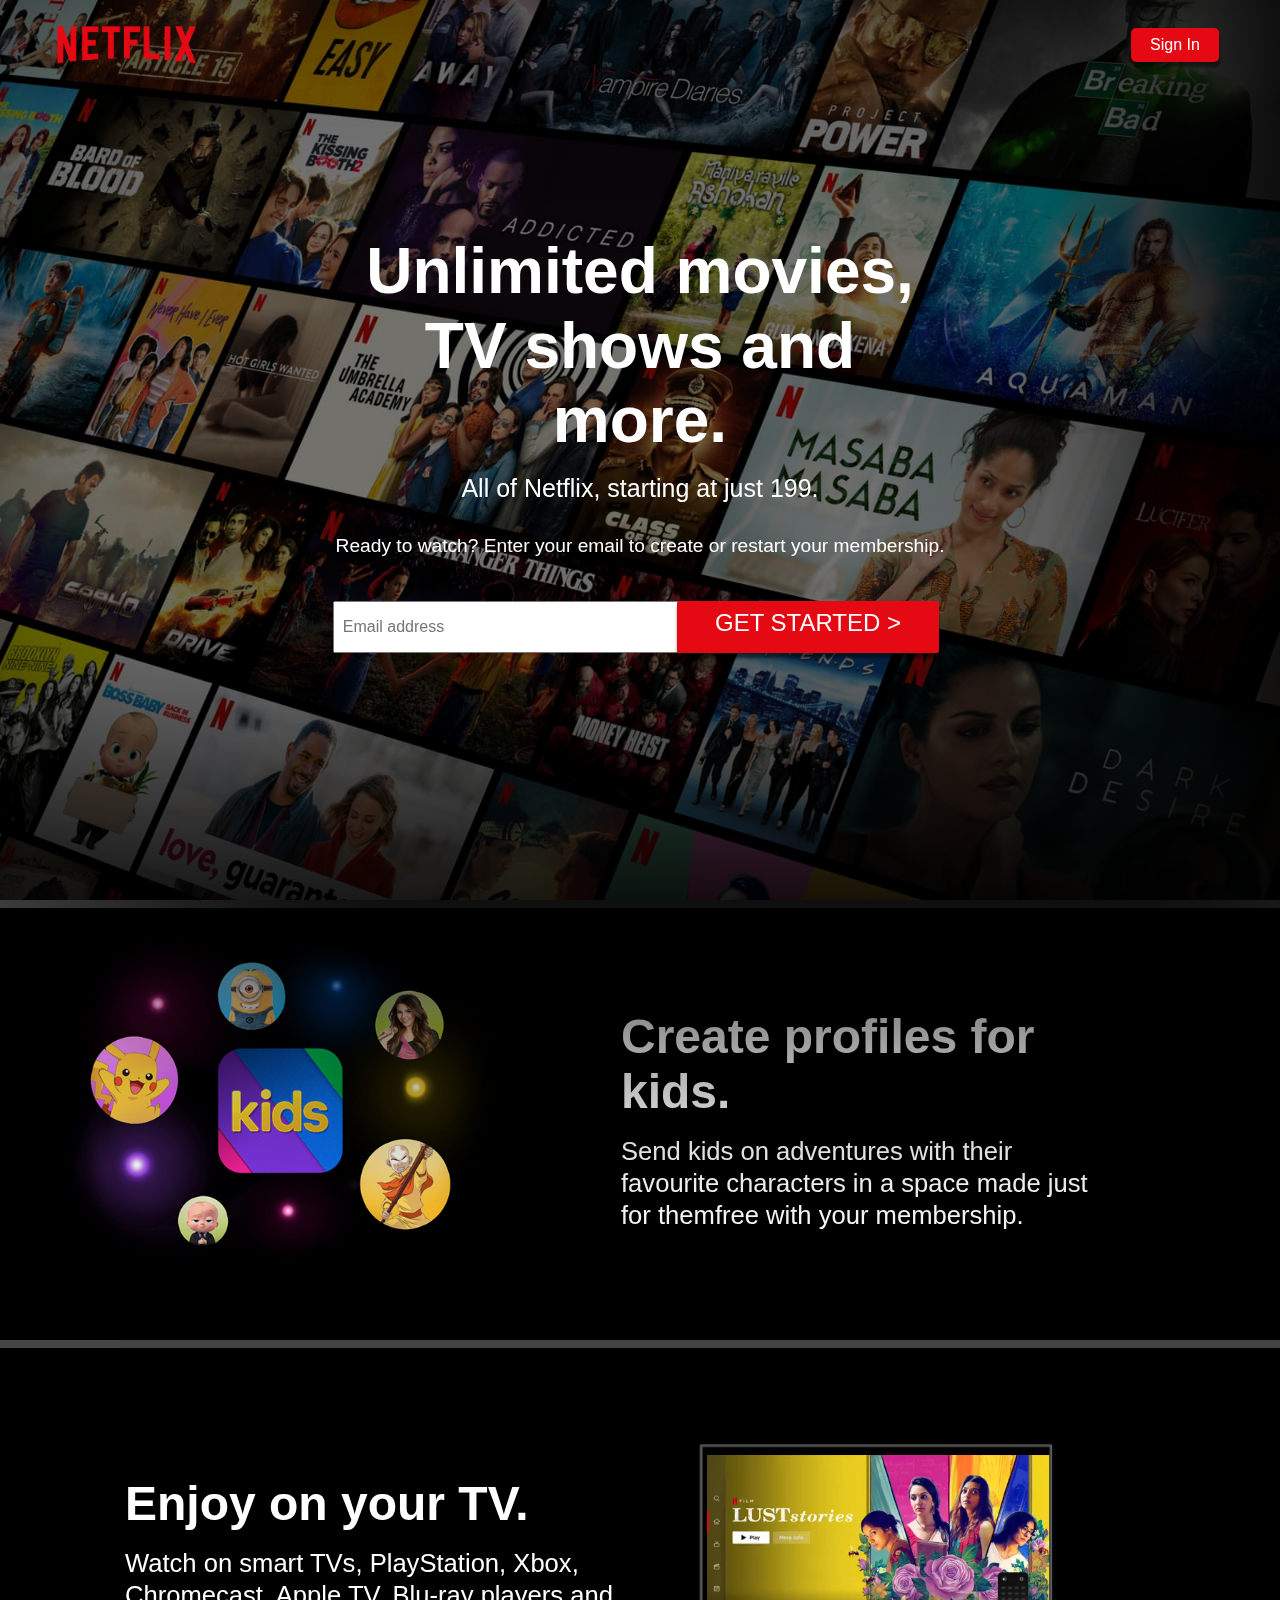
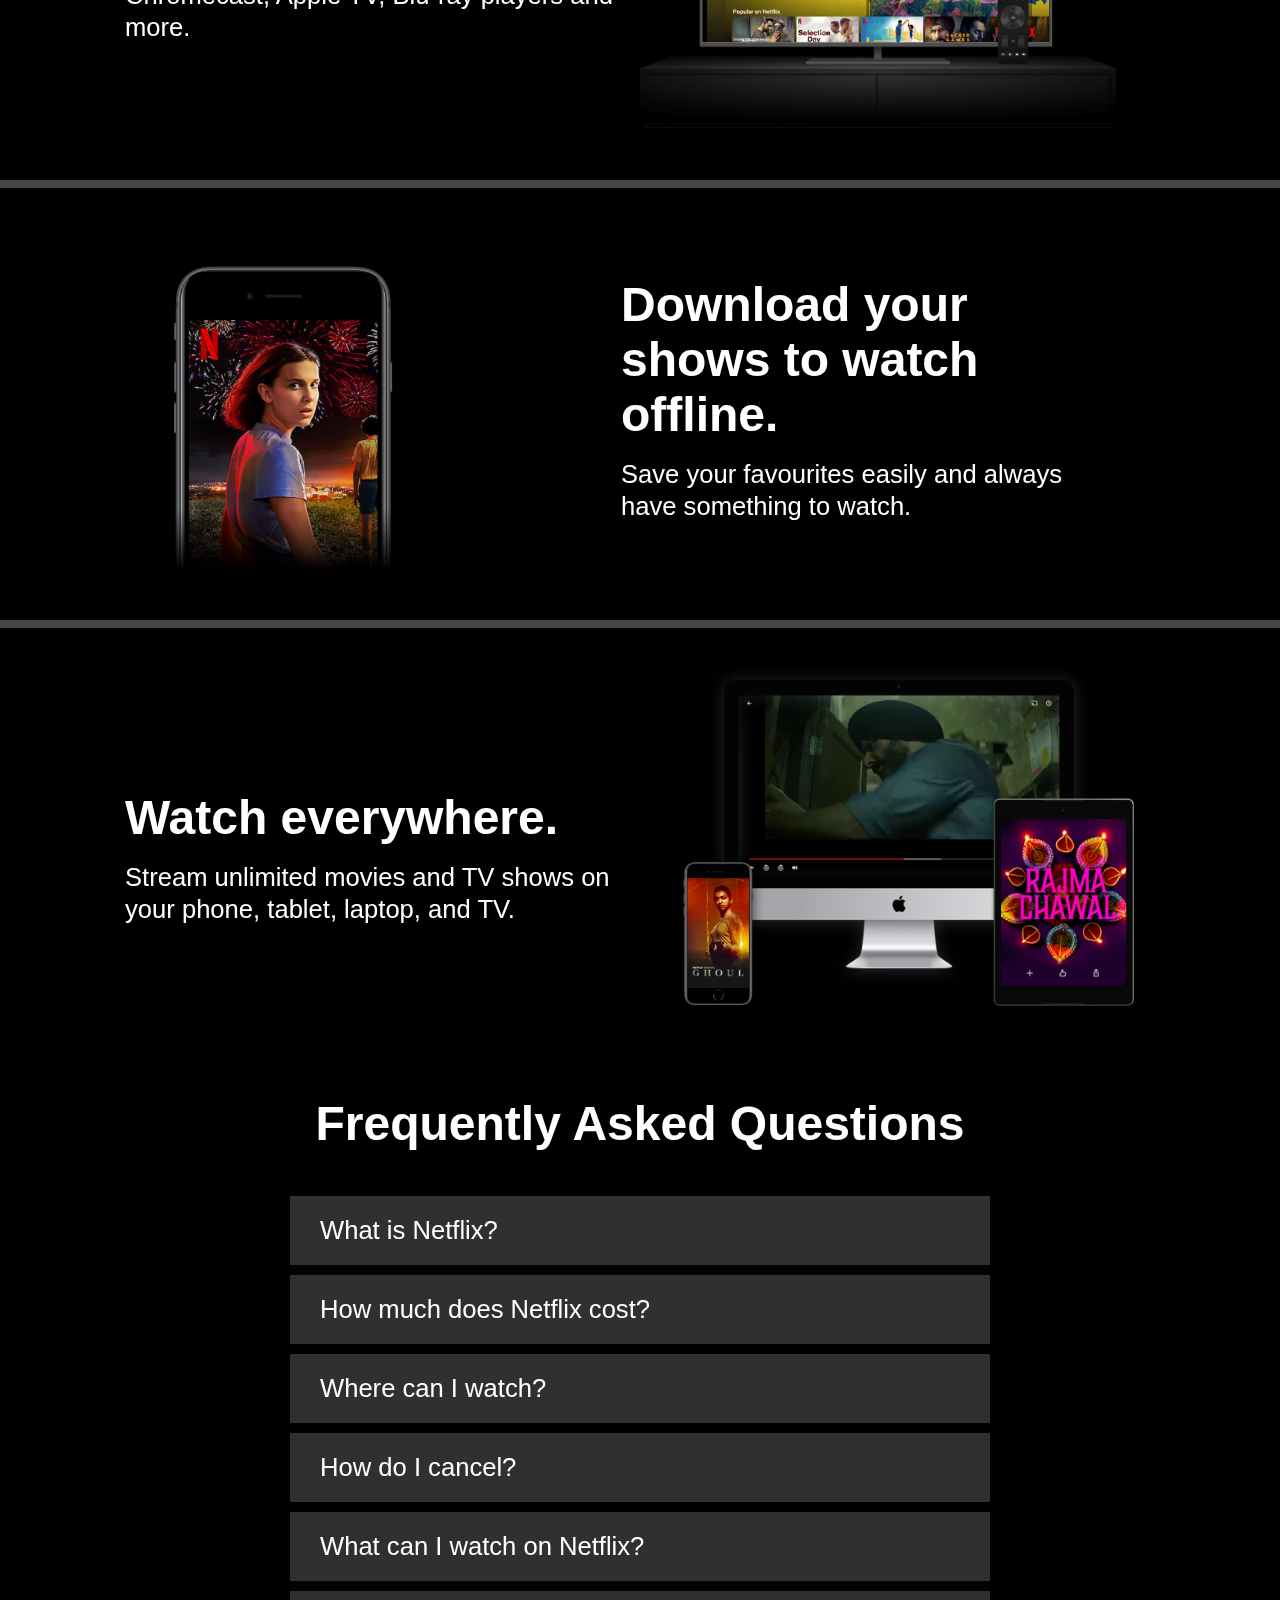
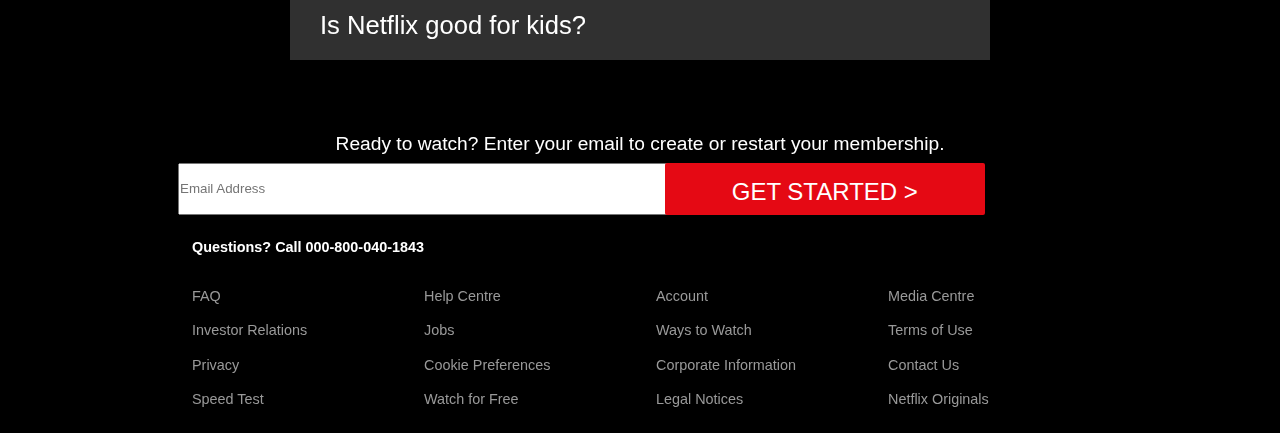
<file: index.html>
<!DOCTYPE html>
<html lang="en">
<head>
    <meta charset="UTF-8">
    <meta http-equiv="X-UA-Compatible" content="IE=edge">
    <meta name="viewport" content="width=device-width, initial-scale=1.0">
    <title>Netflix </title>
    <link rel="stylesheet" href="style.css">
</head>
<body>
    <header class="showcase">
       <div class="showcase-top">
            <img src=" logo.png" alt="Netflix Logo">
            <a href="#" class="btn btn-rounded">Sign In</a>
        </div>
        <div class="showcase-content">
            <h1>Unlimited movies, TV shows and more.</h1>
            <h3>All of Netflix, starting at just  199.</h3>
            <p>Ready to watch? Enter your email to create or restart your membership.</p>
            <input type="email" name="email" id="mail" placeholder="Email address">
            <a href="Nerflix-website-main/index.html" class="btn btn-lg">GET STARTED ></a>
        </div>
    </header>

     <section class="style-cards">
        <div class="card-0">
            <img src="2.jpg" alt="Netflix Mobile">
            <div class="desc-0">
                <h1>Create profiles for kids.</h1>
                <h3>Send kids on adventures with their favourite characters in a space made just for themfree with your membership.</h3>
            </div>
        </div>
        <div class="card-1">
            <div class="desc-1">
                <h1>Enjoy on your TV.</h1>
                <h3>Watch on smart TVs, PlayStation, Xbox, Chromecast, Apple TV, Blu-ray players and more.</h3>
            </div>
            <img src="tv.png" alt="Netflix TV">
            <video class="video-1" autoplay="" playsinline="" muted="" loop=""><source src="1.m4v" type="video/mp4"></video>
        </div>
        <div class="card-2">
            <img src="3.jpg" alt="Netflix Mobile">
            <div class="desc-2">
                <h1>Download your shows to watch offline.</h1>
                <h3>Save your favourites easily and always have something to watch.</h3>
            </div>
        </div>
        <div class="card-3">
            <div class="desc-3">
                <h1>Watch everywhere.</h1>
                <h3>Stream unlimited movies and TV shows on your phone, tablet, laptop, and TV.</h3>
            </div>
            <img src="4.png" alt="Device-Pile-In">
            <video class="video-2" autoplay="" playsinline="" muted="" loop=""><source src="2.m4v" type="video/mp4"></video>
        </div>
    </section>

    <section class="lastsec">
        <div class="faq">
            <h1>Frequently Asked Questions</h1>
            <ul class="questions">
                <li>What is Netflix?</li>
                <li>How much does Netflix cost?</li>
                <li>Where can I watch?</li>
                <li>How do I cancel?</li>
                <li>What can I watch on Netflix?</li>
                <li>Is Netflix good for kids?</li>
            </ul>
            <p>Ready to watch? Enter your email to create or restart your membership.</p>
            <div class="input">
                <input type="email" name="email" placeholder="Email Address">
                
                <a href="Nerflix-website-main/index.html" class="btn-rounded"><button>GET STARTED ></button></a>
            </div>
        </div>
    </section>


    <footer class="footer">
        <p>Questions? Call 000-800-040-1843</p>
        <div class="footer-cols">
            <ul>
                <li><a href="#">FAQ</a></li>
                <li><a href="#">Investor Relations</a></li>
                <li><a href="#">Privacy</a></li>
                <li><a href="#">Speed Test</a></li>
            </ul>
            <ul>
                <li><a href="#">Help Centre</a></li>
                <li><a href="#">Jobs</a></li>
                <li><a href="#">Cookie Preferences</a></li>
                <li><a href="#">Watch for Free</a></li>
            </ul>
            <ul>
                <li><a href="#">Account</a></li>
                <li><a href="#">Ways to Watch</a></li>
                <li><a href="#">Corporate Information</a></li>
                <li><a href="#">Legal Notices</a></li>
            </ul>
            <ul>
                <li><a href="#">Media Centre</a></li>
                <li><a href="#">Terms of Use</a></li>
                <li><a href="#">Contact Us</a></li>
                <li><a href="#">Netflix Originals</a></li>
            </ul>
        </div>
    </footer> 
    
</body>
</html>
</file>
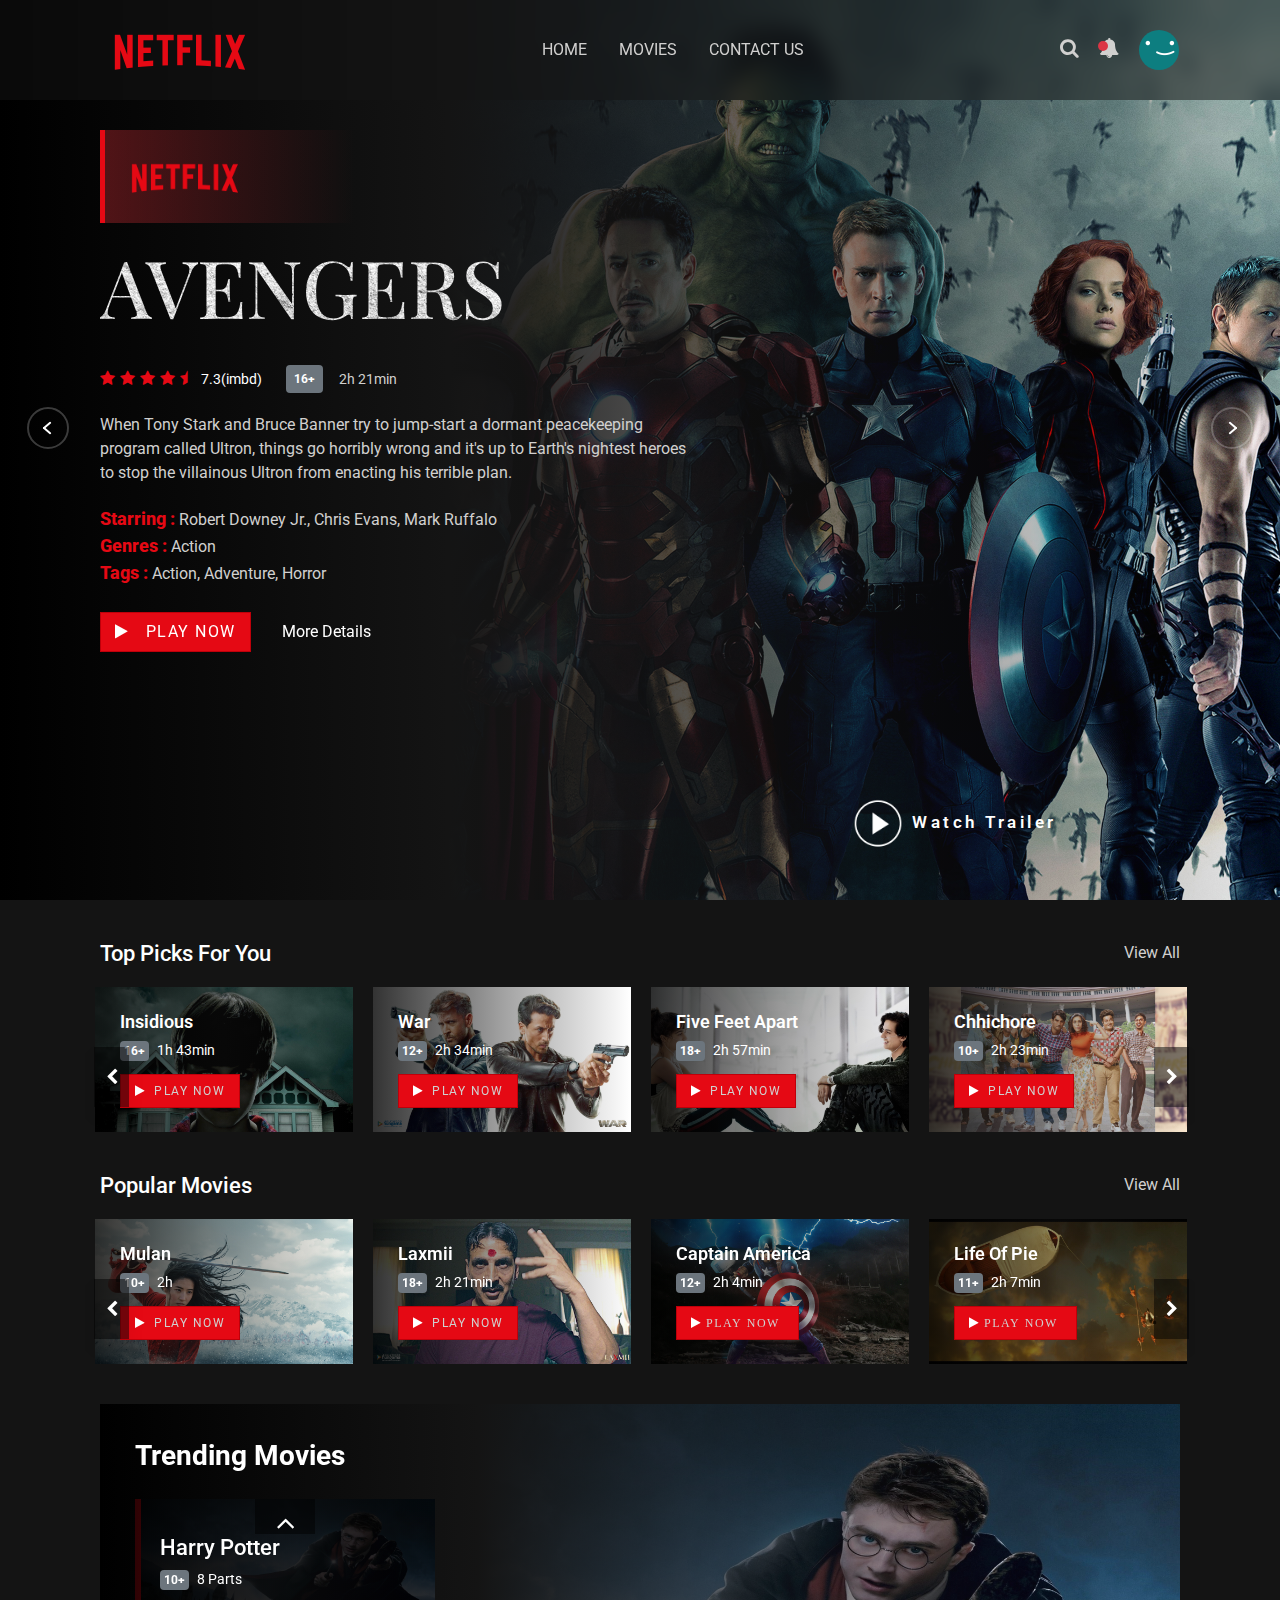
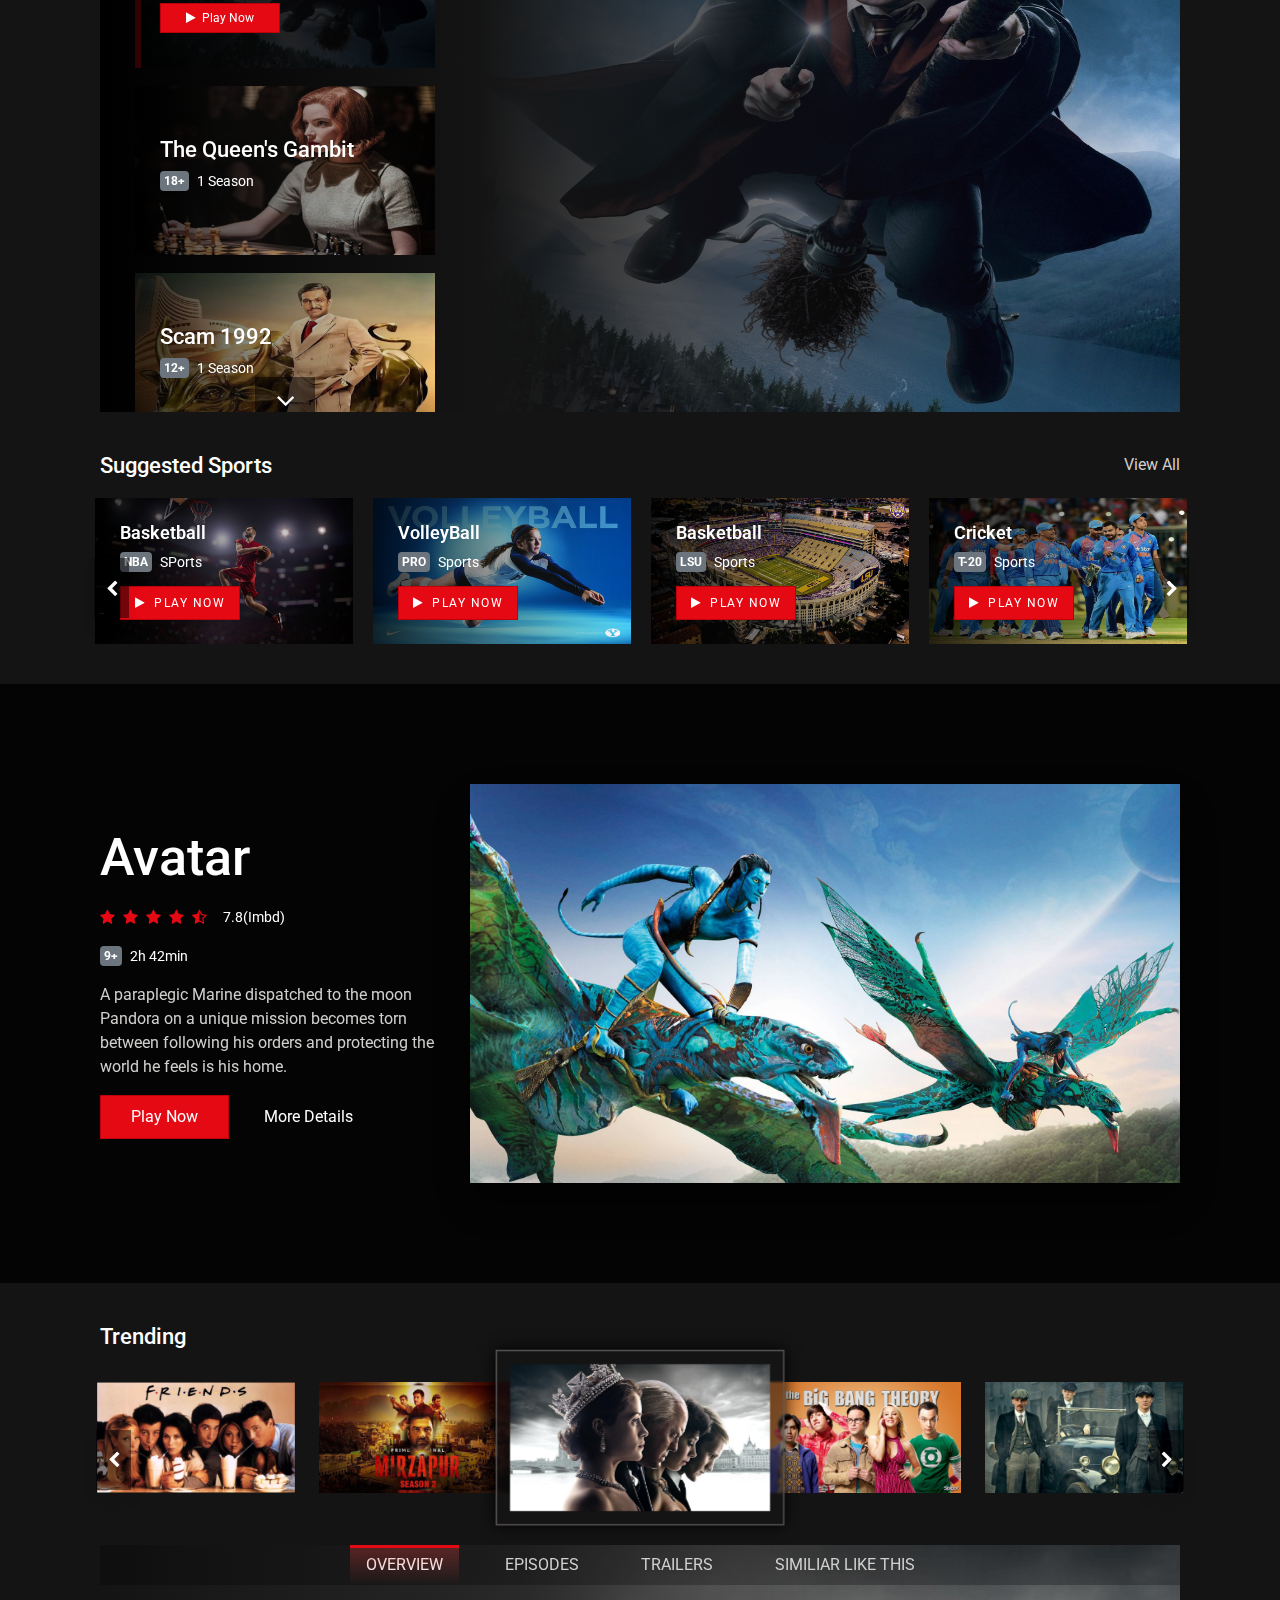
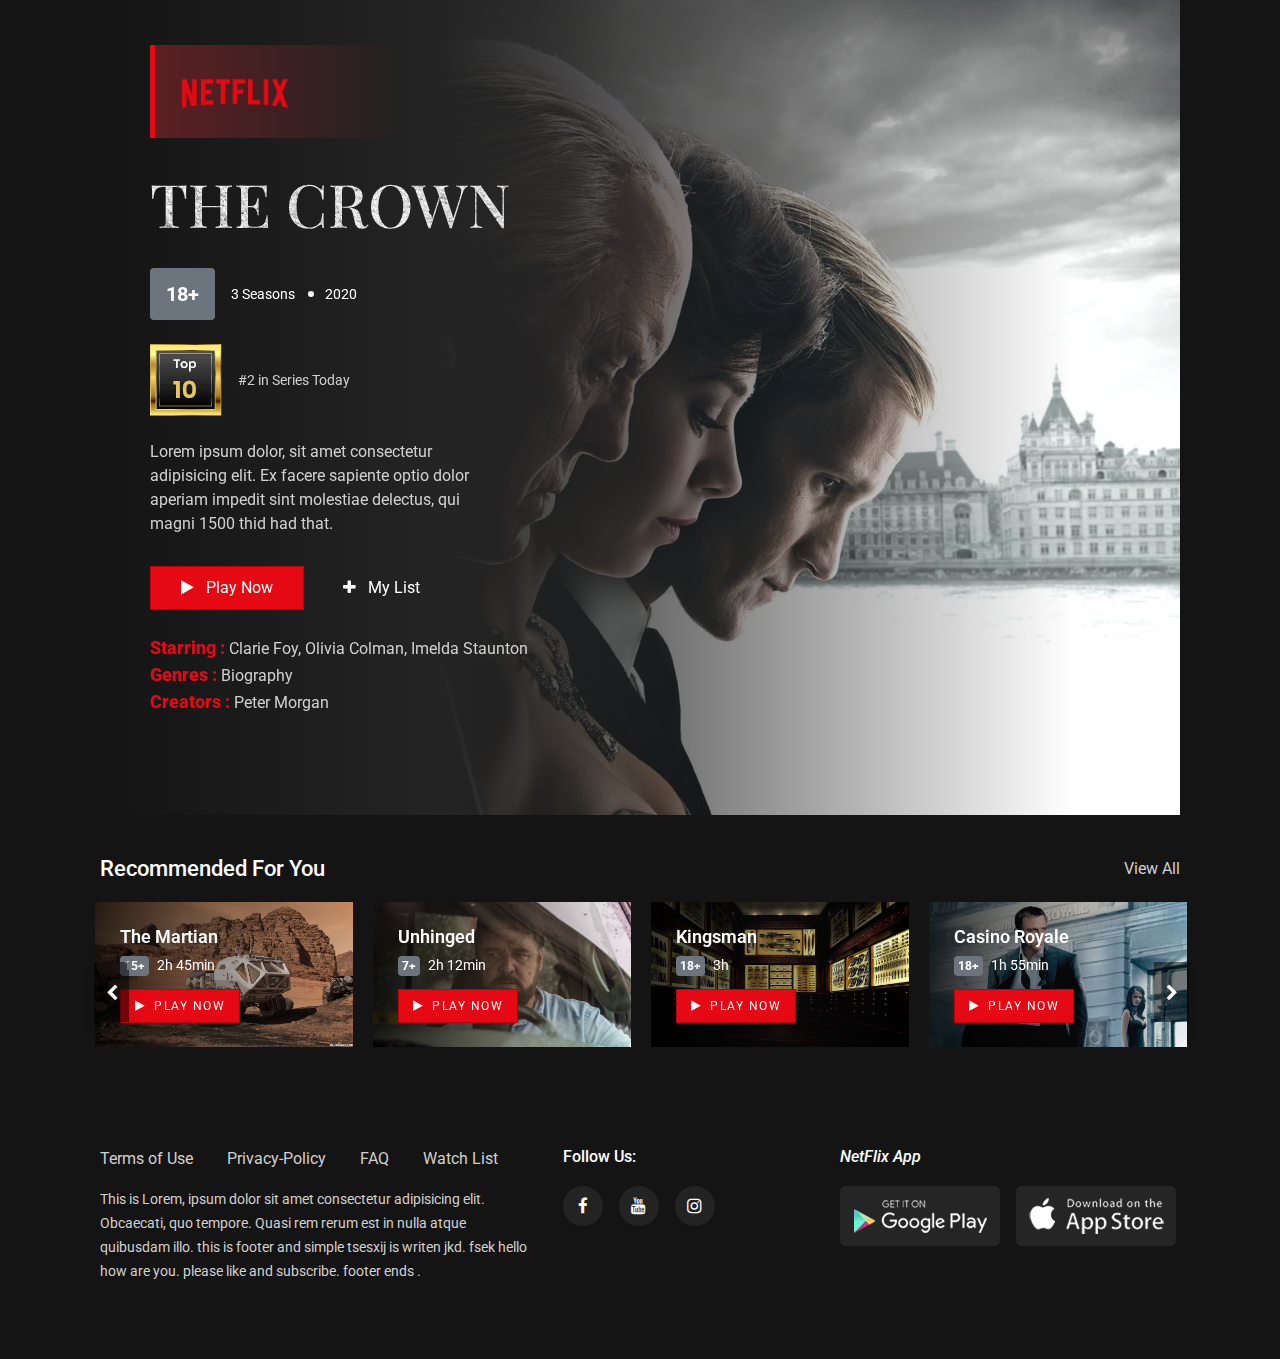
<file: Nerflix-website-main/index.html>
<!DOCTYPE html>
<html lang="en">

<head>
  <meta charset="UTF-8" />
  <meta http-equiv="X-UA-Compatible" content="IE=edge" />
  <meta name="viewport" content="width=device-width, initial-scale=1.0" />
  <title>Video Streaming</title>
  <link rel="stylesheet" href="css/bootstrap.min.css" />
  <link rel="stylesheet" href="https://stackpath.bootstrapcdn.com/font-awesome/4.7.0/css/font-awesome.min.css" />
  <!-- i will provide this in description  -->
  <link rel="stylesheet" href="css/slick.css" />
  <link rel="stylesheet" href="css/slick-theme.css" />
  <link rel="stylesheet" href="css/owl.carousel.min.css" />
  <link rel="stylesheet" href="css/animate.min.css" />
  <link rel="stylesheet" href="css/magnific-popup.css" />
  <link rel="stylesheet" href="css/select2.min.css" />
  <link rel="stylesheet" href="css/select2-bootstrap4.min.css" />

  <link rel="stylesheet" href="css/slick-animation.css" />
  <link rel="stylesheet" href="style.css" />
</head>

<body>
  <header id="main-header">
    <div class="main-header">
      <div class="container-fluid">
        <div class="row">
          <div class="col-sm-12">
            <nav class="navbar navbar-expand-lg navbar-light p-0">
              <a href="#" class="navbar-toggler c-toggler" data-toggle="collapse" data-target="#navbarSupportedContent"
                aria-controls="navbarSupportedContent" aria-expanded="false" aria-label="Toggle navigation">
                <div class="navbar-toggler-icon" data-toggle="collapse">
                  <span class="navbar-menu-icon navbar-menu-icon--top"></span>
                  <span class="navbar-menu-icon navbar-menu-icon--middle"></span>
                  <span class="navbar-menu-icon navbar-menu-icon--bottom"></span>
                </div>
              </a>
              <a href="index.html" class="navbar-brand">
                <img src="images/logo.png" class="img-fluid logo" alt="" />
              </a>
              <div class="collapse navbar-collapse" id="navbarSupportedContent">
                <div class="menu-main-menu-container">
                  <ul id="top-menu" class="navbar-nav ml-auto">
                    <li class="menu-item"><a href="index.html">Home</a></li>
                    <li class="menu-item"><a href="Move.html">Movies</a></li>
                 <li class="menu-item">
                      <a href="#">Contact Us</a>
                      <ul class="sub-menu">
                       
                        <li class="menu-item"><a href="conatct.html">Contact</a></li>
                       
                        <li class="menu-item">
                          <a href="privancy.html">Privacy-Policy</a>
                        </li>
                        <li class="menu-item">
                          <a href="#">Pricing</a>
                          <ul class="sub-menu">
                            <li class="menu-item">
                              <a href="Golden.html">Gold Membership</a>
                            </li>
                            <li class="menu-item">
                              <a href="slivercart.html">Silver Membership</a>
                            </li>
                            <li class="menu-item">
                              <a href="Bonxencart.html">Bronze Membership</a>
                            </li>
                          </ul>
                        </li>
                      </ul>
                    </li>
                  </ul>
                </div>
              </div>
              <div class="mobile-more-menu">
                <a href="javascript:void(0);" class="more-toggle" id="dropdownMenuButton" data-toggle="more-toggle"
                  aria-haspopup="true" aria-expanded="false">
                  <i class="fa fa-ellipsis-h"></i>
                </a>
                <div class="more-menu" aria-labelledby="dropdownMenuButton">
                  <div class="navbar-right position-relative">
                    <ul class="d-flex align-items-center justify-content-end list-inline m-0">
                      <li>
                        <a href="#" class="search-toggle">
                          <i class="fa fa-search"></i>
                        </a>
                        <div class="search-box iq-search-bar">
                          <form action="#" class="searchbox">
                            <div class="form-group position-relative">
                              <input type="text" class="text search-input font-size-12"
                                placeholder="type here to search..." />
                              <i class="search-link fa fa-search"></i>
                            </div>
                          </form>
                        </div>
                      </li>
                      <li class="nav-item nav-icon">
                        <a href="#" class="search-toggle position-relative">
                          <i class="fa fa-bell"></i>
                          <span class="bg-danger dots"></span>
                        </a>
                        <div class="iq-sub-dropdown">
                          <div class="iq-card shadow-none m-0">
                            <div class="iq-card-body">
                              <a href="#" class="iq-sub-card">
                                <div class="media align-items-center">
                                  <img src="images/notify/thumb-1.jpg" alt="" class="img-fluid mr-3" />
                                  <div class="media-body">
                                    <h6 class="mb-0">Captain Marvel</h6>
                                    <small class="font-size-12">just now</small>
                                  </div>
                                </div>
                              </a>
                              <a href="#" class="iq-sub-card">
                                <div class="media align-items-center">
                                  <img src="images/notify/thumb-2.jpg" alt="" class="img-fluid mr-3" />
                                  <div class="media-body">
                                    <h6 class="mb-0">
                                      Dora and The Lost City of Gold
                                    </h6>
                                    <small class="font-size-12">25 mins ago</small>
                                  </div>
                                </div>
                              </a>
                              <a href="#" class="iq-sub-card">
                                <div class="media align-items-center">
                                  <img src="images/notify/thumb-3.jpg" alt="" class="img-fluid mr-3" />
                                  <div class="media-body">
                                    <h6 class="mb-0">Mulan</h6>
                                    <small class="font-size-12">1h 30 mins ago</small>
                                  </div>
                                </div>
                              </a>
                            </div>
                          </div>
                        </div>
                      </li>
                      <li>
                        <a href="index1.html" class="iq-user-dropdown search-toggle d-flex align-items-center">
                          <img src="images/user/user.png" class="img-fluid user-m rounded-circle" alt="" />
                        </a>
                        <div class="iq-sub-dropdown iq-user-dropdown">
                          <div class="iq-card shadow-none m-0">
                            <div class="iq-card-body p-0 pl-3 pr-3">
                              <a href="#" class="iq-sub-card setting-dropdown">
                                <div class="media align-items-center">
                                  <div class="right-icon">
                                    <i class="fa fa-user text-primary"></i>
                                  </div>
                                  <div class="media-body ml-3">
                                    <h6 class="mb-0">Manage Profile</h6>
                                  </div>
                                </div>
                              </a>
                              <a href="#" class="iq-sub-card setting-dropdown">
                                <div class="media align-items-center">
                                  <div class="right-icon">
                                    <i class="fa fa-cog text-primary"></i>
                                  </div>
                                  <div class="media-body ml-3">
                                    <h6 class="mb-0">Settings</h6>
                                  </div>
                                </div>
                              </a>
                              <a href="#" class="iq-sub-card setting-dropdown">
                                <div class="media align-items-center">
                                  <div class="right-icon">
                                    <i class="fa fa-inr text-primary"></i>
                                  </div>
                                  <div class="media-body ml-3">
                                    <h6 class="mb-0">Pricing Plan</h6>
                                  </div>
                                </div>
                              </a>
                              <a href="#" class="iq-sub-card setting-dropdown">
                                <div class="media align-items-center">
                                  <div class="right-icon">
                                    <i class="fa fa-sign-out text-primary"></i>
                                  </div>
                                  <div class="media-body ml-3">
                                    <h6 class="mb-0"><a href="video/trailer.mp4">Logout</a></h6>
                                  </div>
                                </div>
                              </a>
                            </div>
                          </div>
                        </div>
                      </li>
                    </ul>
                  </div>
                </div>
              </div>

              <div class="navbar-right menu-right">
                <ul class="d-flex align-items-center list-inline m-0">
                  <li class="nav-item nav-icon">
                    <a href="#" class="search-toggle device-search">
                      <i class="fa fa-search"></i>
                    </a>
                    <div class="search-box iq-search-bar d-search">
                      <form action="#" class="searchbox">
                        <div class="form-group position-relative">
                          <input type="text" class="text search-input font-size-12"
                            placeholder="type here to search..." />
                          <i class="search-link fa fa-search"></i>
                        </div>
                      </form>
                    </div>
                  </li>
                  <li class="nav-item nav-icon">
                    <a href="#" class="search-toggle" data-toggle="search-toggle">
                      <i class="fa fa-bell"></i>
                      <span class="bg-danger dots"></span>
                    </a>
                    <div class="iq-sub-dropdown">
                      <div class="iq-card shadow-none m-0">
                        <div class="iq-card-body">
                          <a href="#" class="iq-sub-card">
                            <div class="media align-items-center">
                              <img src="images/notify/thumb-1.jpg" alt="" class="img-fluid mr-3" />
                              <div class="media-body">
                                <h6 class="mb-0">Captain Marvel</h6>
                                <small class="font-size-12">just now</small>
                              </div>
                            </div>
                          </a>
                          <a href="#" class="iq-sub-card">
                            <div class="media align-items-center">
                              <img src="images/notify/thumb-2.jpg" alt="" class="img-fluid mr-3" />
                              <div class="media-body">
                                <h6 class="mb-0">
                                  Dora and The Lost City of Gold
                                </h6>
                                <small class="font-size-12">25 mins ago</small>
                              </div>
                            </div>
                          </a>
                          <a href="#" class="iq-sub-card">
                            <div class="media align-items-center">
                              <img src="images/notify/thumb-3.jpg" alt="" class="img-fluid mr-3" />
                              <div class="media-body">
                                <h6 class="mb-0">Mulan</h6>
                                <small class="font-size-12">1h 30 mins ago</small>
                              </div>
                            </div>
                          </a>
                        </div>
                      </div>
                    </div>
                  </li>
                  <li class="nav-item nav-icon">
                    <a href="#" class="iq-user-dropdown search-toggle d-flex align-items-center p-0">
                      <img src="images/user/user.png" class="img-fluid user-m rounded-circle" alt="" />
                    </a>
                    <div class="iq-sub-dropdown iq-user-dropdown">
                      <div class="iq-card shadow-none m-0">
                        <div class="iq-card-body p-0 pl-3 pr-3">
                          <a href="#" class="iq-sub-card setting-dropdown">
                            <div class="media align-items-center">
                              <div class="right-icon">
                                <i class="fa fa-user text-primary"></i>
                              </div>
                              <div class="media-body ml-3">
                                <h6 class="mb-0">Manage Profile</h6>
                              </div>
                            </div>
                          </a>
                          <a href="#" class="iq-sub-card setting-dropdown">
                            <div class="media align-items-center">
                              <div class="right-icon">
                                <i class="fa fa-cog text-primary"></i>
                              </div>
                              <div class="media-body ml-3">
                                <h6 class="mb-0">Settings</h6>
                              </div>
                            </div>
                          </a>
                          <a href="#" class="iq-sub-card setting-dropdown">
                            <div class="media align-items-center">
                              <div class="right-icon">
                                <i class="fa fa-inr text-primary"></i>
                              </div>
                              <div class="media-body ml-3">
                                <h6 class="mb-0">Pricing Plan</h6>
                              </div>
                            </div>
                          </a>
                          <a href="#" class="iq-sub-card setting-dropdown">
                            <div class="media align-items-center">
                              <div class="right-icon">
                                <i class="fa fa-sign-out text-primary"></i>
                              </div>
                              <div class="media-body ml-3">
                                <h6 class="mb-0">Logout</h6>
                              </div>
                            </div>
                          </a>
                        </div>
                      </div>
                    </div>
                  </li>
                </ul>
              </div>
            </nav>
            <div class="nav-overlay"></div>
          </div>
        </div>
      </div>
    </div>
  </header>

  <!-- slider starts  -->
  <section id="home" class="iq-main-slider p-0">
    <div id="home-slider" class="slider m-0 p-0">
      <div class="slide slick-bg s-bg-1">
        <div class="container-fluid position-relative h-100">
          <div class="slider-inner h-100">
            <div class="row align-items-center h--100">
              <div class="col-xl-6 col-lg-12 col-md-12">
                <a href="javascript:void(0)">
                  <div class="channel-logo" data-animation-in="fadeInLeft" data-delay-in="0.5">
                    <img src="images/logo.png" class="c-logo" alt="" />
                  </div>
                </a>
                <h1 class="slider-text big-title title text-uppercase" data-animation-in="fadeInLeft"
                  data-delay-in="0.6">
                  Avengers
                </h1>
                <div class="d-flex flex-wrap align-items-center fadeInLeft animated" data-animation-in="fadeInLeft"
                  style="opacity: 1">
                  <div class="slider-ratting d-flex align-items-center mr-4 mt-2 mt-md-3">
                    <ul
                      class="ratting-start p-0 m-0 list-inline text-primary d-flex align-items-center justify-content-left">
                      <li><i class="fa fa-star"></i></li>
                      <li><i class="fa fa-star"></i></li>
                      <li><i class="fa fa-star"></i></li>
                      <li><i class="fa fa-star"></i></li>
                      <li><i class="fa fa-star-half"></i></li>
                    </ul>
                    <span class="text-white ml-2">7.3(imbd)</span>
                  </div>
                  <div class="d-flex align-items-center mt-2 mt-md-3">
                    <span class="badge badge-secondary p-2">16+</span>
                    <span class="ml-3">2h 21min</span>
                  </div>
                </div>
                <p data-animation-in="fadeInUp">
                  When Tony Stark and Bruce Banner try to jump-start a dormant
                  peacekeeping program called Ultron, things go horribly wrong
                  and it's up to Earth's nightest heroes to stop the
                  villainous Ultron from enacting his terrible plan.
                </p>
                <div class="trending-list" data-animation-in="fadeInUp" data-delay-in="1.2">
                  <div class="text-primary title starring">
                    Starring :
                    <span class="text-body">Robert Downey Jr., Chris Evans, Mark Ruffalo</span>
                  </div>
                  <div class="text-primary title genres">
                    Genres : <span class="text-body">Action</span>
                  </div>
                  <div class="text-primary title tag">
                    Tags :
                    <span class="text-body">Action, Adventure, Horror</span>
                  </div>
                </div>
                <div class="d-flex align-items-center r-mb-23 mt-4" data-animation-in="fadeInUp" data-delay-in="1.2">
                  <a href="#" class="btn btn-hover iq-button"><i class="fa fa-play mr-3"></i>Play Now</a>
                  <a href="#" class="btn btn-link">More Details</a>
                </div>
              </div>
            </div>
            <div class="col-xl-5 col-lg-12 col-md-12 trailor-video">
              <a href="video/trailer.mp4" class="video-open playbtn">
                <img src="images/play.png" class="play" alt="" />
                <span class="w-trailor">Watch Trailer</span>
              </a>
            </div>
          </div>
        </div>
      </div>
      <div class="slide slick-bg s-bg-2">
        <div class="container-fluid position-relative h-100">
          <div class="slider-inner h-100">
            <div class="row align-items-center h--100">
              <div class="col-xl-6 col-lg-12 col-md-12">
                <a href="javascript:void(0)">
                  <div class="channel-logo" data-animation-in="fadeInLeft" data-delay-in="0.5">
                    <img src="images/logo.png" class="c-logo" alt="" />
                  </div>
                </a>
                <h1 class="slider-text big-title title text-uppercase" data-animation-in="fadeInLeft"
                  data-delay-in="0.6">
                  Frozen
                </h1>
                <div class="d-flex flex-wrap align-items-center fadeInLeft animated" data-animation-in="fadeInLeft"
                  style="opacity: 1">
                  <div class="slider-ratting d-flex align-items-center mr-4 mt-2 mt-md-3">
                    <ul
                      class="ratting-start p-0 m-0 list-inline text-primary d-flex align-items-center justify-content-left">
                      <li><i class="fa fa-star"></i></li>
                      <li><i class="fa fa-star"></i></li>
                      <li><i class="fa fa-star"></i></li>
                      <li><i class="fa fa-star"></i></li>
                      <li><i class="fa fa-star-half"></i></li>
                    </ul>
                    <span class="text-white ml-2">7.4(imbd)</span>
                  </div>
                  <div class="d-flex align-items-center mt-2 mt-md-3">
                    <span class="badge badge-secondary p-2">13+</span>
                    <span class="ml-3">1h 42min</span>
                  </div>
                </div>
                <p data-animation-in="fadeInUp">
                  When the newly crowned Queen Elsa accidentally uses her
                  power to turn things into ice to curse her home in infinte
                  winter, her sister Anna teams up with a mountain man, his
                  playful reindeer, and a snowman to change the weather
                  condition.
                </p>
                <div class="trending-list" data-animation-in="fadeInUp" data-delay-in="1.2">
                  <div class="text-primary title starring">
                    Starring :
                    <span class="text-body">Kristan Bell, Idina menzel, Jonathan Groff</span>
                  </div>
                  <div class="text-primary title genres">
                    Genres : <span class="text-body">Animation</span>
                  </div>
                  <div class="text-primary title tag">
                    Tags :
                    <span class="text-body">Animation, Adventure, Comedy</span>
                  </div>
                </div>
                <div class="d-flex align-items-center r-mb-23 mt-4" data-animation-in="fadeInUp" data-delay-in="1.2">
                  <a href="#" class="btn btn-hover iq-button"><i class="fa fa-play mr-3"></i>Play Now</a>
                  <a href="#" class="btn btn-link">More Details</a>
                </div>
              </div>
            </div>
            <div class="col-xl-5 col-lg-12 col-md-12 trailor-video">
              <a href="video/trailer.mp4" class="video-open playbtn">
                <img src="images/play.png" class="play" alt="" />
                <span class="w-trailor">Watch Trailer</span>
              </a>
            </div>
          </div>
        </div>
      </div>
      <div class="slide slick-bg s-bg-3">
        <div class="container-fluid position-relative h-100">
          <div class="slider-inner h-100">
            <div class="row align-items-center h--100">
              <div class="col-xl-6 col-lg-12 col-md-12">
                <a href="javascript:void(0)">
                  <div class="channel-logo" data-animation-in="fadeInLeft" data-delay-in="0.5">
                    <img src="images/logo.png" class="c-logo" alt="" />
                  </div>
                </a>
                <h1 class="slider-text big-title title text-uppercase" data-animation-in="fadeInLeft"
                  data-delay-in="0.6">
                  The Conjuring
                </h1>
                <div class="d-flex flex-wrap align-items-center fadeInLeft animated" data-animation-in="fadeInLeft"
                  style="opacity: 1">
                  <div class="slider-ratting d-flex align-items-center mr-4 mt-2 mt-md-3">
                    <ul
                      class="ratting-start p-0 m-0 list-inline text-primary d-flex align-items-center justify-content-left">
                      <li><i class="fa fa-star"></i></li>
                      <li><i class="fa fa-star"></i></li>
                      <li><i class="fa fa-star"></i></li>
                      <li><i class="fa fa-star"></i></li>
                      <li><i class="fa fa-star-half"></i></li>
                    </ul>
                    <span class="text-white ml-2">7.5(imbd)</span>
                  </div>
                  <div class="d-flex align-items-center mt-2 mt-md-3">
                    <span class="badge badge-secondary p-2">16+</span>
                    <span class="ml-3">1h 52min</span>
                  </div>
                </div>
                <p data-animation-in="fadeInUp">
                  Paranomal investigators Ed and Lorraine Warren work to help
                  a family terrorized by a dark presence in their farmhouse.
                </p>
                <div class="trending-list" data-animation-in="fadeInUp" data-delay-in="1.2">
                  <div class="text-primary title starring">
                    Starring :
                    <span class="text-body">Patrick Wilson, Vera Farminga, Ron Livingston</span>
                  </div>
                  <div class="text-primary title genres">
                    Genres : <span class="text-body">Horror</span>
                  </div>
                  <div class="text-primary title tag">
                    Tags :
                    <span class="text-body">Horror, Mystery, Thriller</span>
                  </div>
                </div>
                <div class="d-flex align-items-center r-mb-23 mt-4" data-animation-in="fadeInUp" data-delay-in="1.2">
                  <a href="#" class="btn btn-hover iq-button"><i class="fa fa-play mr-3"></i>Play Now</a>
                  <a href="#" class="btn btn-link">More Details</a>
                </div>
              </div>
            </div>
            <div class="col-xl-5 col-lg-12 col-md-12 trailor-video">
              <a href="video/trailer.mp4" class="video-open playbtn">
                <img src="images/play.png" class="play" alt="" />
                <span class="w-trailor">Watch Trailer</span>
              </a>
            </div>
          </div>
        </div>
      </div>
    </div>
  </section>
  <!-- slider ends -->

  <!-- main content starts  -->
  <div class="main-content">
    <!-- favorite section starts   -->

    <section id="iq-favorites">
      <div class="container-fluid">
        <div class="row">
          <div class="col-sm-12 overflow-hidden">
            <div class="iq-main-header d-flex align-items-center justify-content-between">
              <h4 class="main-title">Top Picks For You</h4>
              <a href="#" class="iq-view-all">View All</a>
            </div>
            <div class="favorite-contens">
              <ul class="favorites-slider list-inline row p-0 mb-0">
                <!-- slide item 1 -->
                <li class="slide-item">
                  <div class="block-images position-relative">
                    <div class="img-box">
                      <img src="images/favorite/f1.jpg" class="img-fluid" alt="" />
                    </div>
                    <div class="block-description">
                      <h6 class="iq-title">
                        <a href="#"> Insidious </a>
                      </h6>
                      <div class="movie-time d-flex align-items-center my-2">
                        <div class="badge badge-secondary p-1 mr-2">16+</div>
                        <span class="text-white">1h 43min</span>
                      </div>
                      <div class="hover-buttons">
                        <span class="btn btn-hover iq-button">
                          <i class="fa fa-play mr-1"></i>
                          <a href="video/trailer.mp4">Play Now</a>
                        </span>
                      </div>
                    </div>
                    <div class="block-social-info">
                      <ul class="list-inline p-0 m-0 music-play-lists">
                        <li class="share">
                          <span><i class="fa fa-share-alt"></i></span>
                          <div class="share-box">
                            <div class="d-flex align-items-center">
                              <a href="#" class="share-ico"><i class="fa fa-share-alt"></i></a>
                              <a href="#" class="share-ico"><i class="fa fa-youtube"></i></a>
                              <a href="#" class="share-ico"><i class="fa fa-instagram"></i></a>
                            </div>
                          </div>
                        </li>
                        <li>
                          <span><i class="fa fa-heart"></i></span>
                          <span class="count-box">19+</span>
                        </li>
                        <li>
                          <span><i class="fa fa-plus"></i></span>
                        </li>
                      </ul>
                    </div>
                  </div>
                </li>
                <!-- slide item 2 -->
                <li class="slide-item">
                  <div class="block-images position-relative">
                    <div class="img-box">
                      <img src="images/favorite/f2.jpg" class="img-fluid" alt="" />
                    </div>
                    <div class="block-description">
                      <h6 class="iq-title">
                        <a href=""> War </a>
                      </h6>
                      <div class="movie-time d-flex align-items-center my-2">
                        <div class="badge badge-secondary p-1 mr-2">12+</div>
                        <span class="text-white">2h 34min</span>
                      </div>
                      <div class="hover-buttons">
                        <span class="btn btn-hover iq-button">
                          <i class="fa fa-play mr-1"></i>
                          <a href="video/trailer.mp4">Play Now</a>
                          
                        </span>
                      </div>
                    </div>
                    <div class="block-social-info">
                      <ul class="list-inline p-0 m-0 music-play-lists">
                        <li class="share">
                          <span><i class="fa fa-share-alt"></i></span>
                          <div class="share-box">
                            <div class="d-flex align-items-center">
                              <a href="#" class="share-ico"><i class="fa fa-share-alt"></i></a>
                              <a href="#" class="share-ico"><i class="fa fa-youtube"></i></a>
                              <a href="#" class="share-ico"><i class="fa fa-instagram"></i></a>
                            </div>
                          </div>
                        </li>
                        <li>
                          <span><i class="fa fa-heart"></i></span>
                          <span class="count-box">58+</span>
                        </li>
                        <li>
                          <span><i class="fa fa-plus"></i></span>
                        </li>
                      </ul>
                    </div>
                  </div>
                </li>
                <!-- slide item 3 -->
                <li class="slide-item">
                  <div class="block-images position-relative">
                    <div class="img-box">
                      <img src="images/favorite/f3.jpg" class="img-fluid" alt="" />
                    </div>
                    <div class="block-description">
                      <h6 class="iq-title">
                        <a href="#"> Five Feet Apart </a>
                      </h6>
                      <div class="movie-time d-flex align-items-center my-2">
                        <div class="badge badge-secondary p-1 mr-2">18+</div>
                        <span class="text-white">2h 57min</span>
                      </div>
                      <div class="hover-buttons">
                        <span class="btn btn-hover iq-button">
                          <i class="fa fa-play mr-1"></i>
                          <a href="video/trailer.mp4">Play Now</a>
                        </span>
                      </div>
                    </div>
                    <div class="block-social-info">
                      <ul class="list-inline p-0 m-0 music-play-lists">
                        <li class="share">
                          <span><i class="fa fa-share-alt"></i></span>
                          <div class="share-box">
                            <div class="d-flex align-items-center">
                              <a href="#" class="share-ico"><i class="fa fa-share-alt"></i></a>
                              <a href="#" class="share-ico"><i class="fa fa-youtube"></i></a>
                              <a href="#" class="share-ico"><i class="fa fa-instagram"></i></a>
                            </div>
                          </div>
                        </li>
                        <li>
                          <span><i class="fa fa-heart"></i></span>
                          <span class="count-box">19+</span>
                        </li>
                        <li>
                          <span><i class="fa fa-plus"></i></span>
                        </li>
                      </ul>
                    </div>
                  </div>
                </li>
                <!-- slide item 4 -->
                <li class="slide-item">
                  <div class="block-images position-relative">
                    <div class="img-box">
                      <img src="images/favorite/f4.jpg" class="img-fluid" alt="" />
                    </div>
                    <div class="block-description">
                      <h6 class="iq-title">
                        <a href="#"> Chhichore </a>
                      </h6>
                      <div class="movie-time d-flex align-items-center my-2">
                        <div class="badge badge-secondary p-1 mr-2">10+</div>
                        <span class="text-white">2h 23min</span>
                      </div>
                      <div class="hover-buttons">
                        <span class="btn btn-hover iq-button">
                          <i class="fa fa-play mr-1"></i>
                          <a href="video/trailer.mp4">Play Now</a>
                        </span>
                      </div>
                    </div>
                    <div class="block-social-info">
                      <ul class="list-inline p-0 m-0 music-play-lists">
                        <li class="share">
                          <span><i class="fa fa-share-alt"></i></span>
                          <div class="share-box">
                            <div class="d-flex align-items-center">
                              <a href="#" class="share-ico"><i class="fa fa-share-alt"></i></a>
                              <a href="#" class="share-ico"><i class="fa fa-youtube"></i></a>
                              <a href="#" class="share-ico"><i class="fa fa-instagram"></i></a>
                            </div>
                          </div>
                        </li>
                        <li>
                          <span><i class="fa fa-heart"></i></span>
                          <span class="count-box">19+</span>
                        </li>
                        <li>
                          <span><i class="fa fa-plus"></i></span>
                        </li>
                      </ul>
                    </div>
                  </div>
                </li>
                <!-- slide item 5 -->
                <li class="slide-item">
                  <div class="block-images position-relative">
                    <div class="img-box">
                      <img src="images/favorite/f5.jpg" class="img-fluid" alt="" />
                    </div>
                    <div class="block-description">
                      <h6 class="iq-title">
                        <a href="#"> Doctor Strange </a>
                      </h6>
                      <div class="movie-time d-flex align-items-center my-2">
                        <div class="badge badge-secondary p-1 mr-2">12+</div>
                        <span class="text-white">1h 55min</span>
                      </div>
                      <div class="hover-buttons">
                        <span class="btn btn-hover iq-button">
                          <i class="fa fa-play mr-1"></i>
                          <a href="video/trailer.mp4">Play Now</a>
                        </span>
                      </div>
                    </div>
                    <div class="block-social-info">
                      <ul class="list-inline p-0 m-0 music-play-lists">
                        <li class="share">
                          <span><i class="fa fa-share-alt"></i></span>
                          <div class="share-box">
                            <div class="d-flex align-items-center">
                              <a href="#" class="share-ico"><i class="fa fa-share-alt"></i></a>
                              <a href="#" class="share-ico"><i class="fa fa-youtube"></i></a>
                              <a href="#" class="share-ico"><i class="fa fa-instagram"></i></a>
                            </div>
                          </div>
                        </li>
                        <li>
                          <span><i class="fa fa-heart"></i></span>
                          <span class="count-box">19+</span>
                        </li>
                        <li>
                          <span><i class="fa fa-plus"></i></span>
                        </li>
                      </ul>
                    </div>
                  </div>
                </li>
              </ul>
            </div>
          </div>
        </div>
      </div>
    </section>

    <!-- favourite section ends -->

    <!-- upcoming contents section starts  -->
    <section id="iq-upcoming-movie">
      <div class="container-fluid">
        <div class="row">
          <div class="col-sm-12 overflow-hidden">
            <div class="iq-main-header d-flex align-items-center justify-content-between">
              <h4 class="main-title">Popular Movies</h4>
              <a href="#" class="iq-view-all">View All</a>
            </div>
            <div class="favorite-contens">
              <ul class="favorites-slider list-inline row p-0 mb-0">
                <!-- slide item 1 -->
                <li class="slide-item">
                  <div class="block-images position-relative">
                    <div class="img-box">
                      <img src="images/popular/u1.jpg" class="img-fluid" alt="" />
                    </div>
                    <div class="block-description">
                      <h6 class="iq-title">
                        <a href="#"> Mulan </a>
                      </h6>
                      <div class="movie-time d-flex align-items-center my-2">
                        <div class="badge badge-secondary p-1 mr-2">10+</div>
                        <span class="text-white">2h</span>
                      </div>
                      <div class="hover-buttons">
                        <span class="btn btn-hover iq-button">
                          <i class="fa fa-play mr-1"></i>
                          <a href="video/trailer.mp4">Play Now</a>
                        </span>
                      </div>
                    </div>
                    <div class="block-social-info">
                      <ul class="list-inline p-0 m-0 music-play-lists">
                        <li class="share">
                          <span><i class="fa fa-share-alt"></i></span>
                          <div class="share-box">
                            <div class="d-flex align-items-center">
                              <a href="#" class="share-ico"><i class="fa fa-share-alt"></i></a>
                              <a href="#" class="share-ico"><i class="fa fa-youtube"></i></a>
                              <a href="#" class="share-ico"><i class="fa fa-instagram"></i></a>
                            </div>
                          </div>
                        </li>
                        <li>
                          <span><i class="fa fa-heart"></i></span>
                          <span class="count-box">89+</span>
                        </li>
                        <li>
                          <span><i class="fa fa-plus"></i></span>
                        </li>
                      </ul>
                    </div>
                  </div>
                </li>
                <!-- slide item 2 -->
                <li class="slide-item">
                  <div class="block-images position-relative">
                    <div class="img-box">
                      <img src="images/popular/u2.jpg" class="img-fluid" alt="" />
                    </div>
                    <div class="block-description">
                      <h6 class="iq-title">
                        <a href="#"> Laxmii </a>
                      </h6>
                      <div class="movie-time d-flex align-items-center my-2">
                        <div class="badge badge-secondary p-1 mr-2">18+</div>
                        <span class="text-white">2h 21min</span>
                      </div>
                      <div class="hover-buttons">
                        <span class="btn btn-hover iq-button">
                          <i class="fa fa-play mr-1"></i>
                          <a href="video/trailer.mp4">Play Now</a>
                        </span>
                      </div>
                    </div>
                    <div class="block-social-info">
                      <ul class="list-inline p-0 m-0 music-play-lists">
                        <li class="share">
                          <span><i class="fa fa-share-alt"></i></span>
                          <div class="share-box">
                            <div class="d-flex align-items-center">
                              <a href="#" class="share-ico"><i class="fa fa-share-alt"></i></a>
                              <a href="#" class="share-ico"><i class="fa fa-youtube"></i></a>
                              <a href="#" class="share-ico"><i class="fa fa-instagram"></i></a>
                            </div>
                          </div>
                        </li>
                        <li>
                          <span><i class="fa fa-heart"></i></span>
                          <span class="count-box">35+</span>
                        </li>
                        <li>
                          <span><i class="fa fa-plus"></i></span>
                        </li>
                      </ul>
                    </div>
                  </div>
                </li>
                <!-- slide item 3 -->
                <li class="slide-item">
                  <div class="block-images position-relative">
                    <div class="img-box">
                      <img src="images/popular/u3.jpg" class="img-fluid" alt="" />
                    </div>
                    <div class="block-description">
                      <h6 class="iq-title">
                        <a href="#"> Captain America </a>
                      </h6>
                      <div class="movie-time d-flex align-items-center my-2">
                        <div class="badge badge-secondary p-1 mr-2">12+</div>
                        <span class="text-white">2h 4min</span>
                      </div>
                      <div class="hover-buttons">
                        <span class="btn btn-hover iq-button">
                          <i class="fa fa-play mr-1">
                            <a href="video/trailer.mp4">Play Now</a>
                          </i>
                        
                        </span>
                      </div>
                    </div>
                    <div class="block-social-info">
                      <ul class="list-inline p-0 m-0 music-play-lists">
                        <li class="share">
                          <span><i class="fa fa-share-alt"></i></span>
                          <div class="share-box">
                            <div class="d-flex align-items-center">
                              <a href="#" class="share-ico"><i class="fa fa-share-alt"></i></a>
                              <a href="#" class="share-ico"><i class="fa fa-youtube"></i></a>
                              <a href="#" class="share-ico"><i class="fa fa-instagram"></i></a>
                            </div>
                          </div>
                        </li>
                        <li>
                          <span><i class="fa fa-heart"></i></span>
                          <span class="count-box">99+</span>
                        </li>
                        <li>
                          <span><i class="fa fa-plus"></i></span>
                        </li>
                      </ul>
                    </div>
                  </div>
                </li>
                <!-- slide item 4 -->
                <li class="slide-item">
                  <div class="block-images position-relative">
                    <div class="img-box">
                      <img src="images/popular/u4.jpg" class="img-fluid" alt="" />
                    </div>
                    <div class="block-description">
                      <h6 class="iq-title">
                        <a href="#"> Life of Pie </a>
                      </h6>
                      <div class="movie-time d-flex align-items-center my-2">
                        <div class="badge badge-secondary p-1 mr-2">11+</div>
                        <span class="text-white">2h 7min</span>
                      </div>
                      <div class="hover-buttons">
                        <span class="btn btn-hover iq-button">
                          <i class="fa fa-play mr-1">
                            <a href="video/trailer.mp4">Play Now</a>
                          </i>
                       
                        </span>
                      </div>
                    </div>
                    <div class="block-social-info">
                      <ul class="list-inline p-0 m-0 music-play-lists">
                        <li class="share">
                          <span><i class="fa fa-share-alt"></i></span>
                          <div class="share-box">
                            <div class="d-flex align-items-center">
                              <a href="#" class="share-ico"><i class="fa fa-share-alt"></i></a>
                              <a href="#" class="share-ico"><i class="fa fa-youtube"></i></a>
                              <a href="#" class="share-ico"><i class="fa fa-instagram"></i></a>
                            </div>
                          </div>
                        </li>
                        <li>
                          <span><i class="fa fa-heart"></i></span>
                          <span class="count-box">19+</span>
                        </li>
                        <li>
                          <span><i class="fa fa-plus"></i></span>
                        </li>
                      </ul>
                    </div>
                  </div>
                </li>
                <!-- slide item 5 -->
                <li class="slide-item">
                  <div class="block-images position-relative">
                    <div class="img-box">
                      <img src="images/popular/u5.jpg" class="img-fluid" alt="" />
                    </div>
                    <div class="block-description">
                      <h6 class="iq-title">
                        <a href="#"> Mission Mangal </a>
                      </h6>
                      <div class="movie-time d-flex align-items-center my-2">
                        <div class="badge badge-secondary p-1 mr-2">12+</div>
                        <span class="text-white">2h 10min</span>
                      </div>
                      <div class="hover-buttons">
                        <span class="btn btn-hover iq-button">
                          <i class="fa fa-play mr-1"></i>
                          Play Now
                        </span>
                      </div>
                    </div>
                    <div class="block-social-info">
                      <ul class="list-inline p-0 m-0 music-play-lists">
                        <li class="share">
                          <span><i class="fa fa-share-alt"></i></span>
                          <div class="share-box">
                            <div class="d-flex align-items-center">
                              <a href="#" class="share-ico"><i class="fa fa-share-alt"></i></a>
                              <a href="#" class="share-ico"><i class="fa fa-youtube"></i></a>
                              <a href="#" class="share-ico"><i class="fa fa-instagram"></i></a>
                            </div>
                          </div>
                        </li>
                        <li>
                          <span><i class="fa fa-heart"></i></span>
                          <span class="count-box">19+</span>
                        </li>
                        <li>
                          <span><i class="fa fa-plus"></i></span>
                        </li>
                      </ul>
                    </div>
                  </div>
                </li>
              </ul>
            </div>
          </div>
        </div>
      </div>
    </section>
    <!-- upcoming contents section ends -->

    <!-- top ten trending  -->

    <section id="iq-topten">
      <div class="container-fluid">
        <div class="row">
          <div class="col-sm-12 overflow-hidden">
            <div class="topten-contents">
              <h4 class="main-title iq-title topten-title">
                Trending Movies
              </h4>
              <ul id="top-ten-slider" class="list-inline p-0 m-0 d-flex align-items-center">
                <li class="slick-bg">
                  <a href="#">
                    <img src="images/top-10/01.jpg" class="img-fluid w-100" alt="" />
                    <h6 class="iq-title"><a href="#">Harry Potter</a></h6>
                  </a>
                </li>
                <li class="slick-bg">
                  <a href="#">
                    <img src="images/top-10/02.jpg" class="img-fluid w-100" alt="" />
                    <h6 class="iq-title">
                      <a href="#">The Queen's Gambit</a>
                    </h6>
                  </a>
                </li>
                <li class="slick-bg">
                  <a href="#">
                    <img src="images/top-10/03.jpg" class="img-fluid w-100" alt="" />
                    <h6 class="iq-title"><a href="#">Scam 1992</a></h6>
                  </a>
                </li>
                <li class="slick-bg">
                  <a href="#">
                    <img src="images/top-10/04.jpg" class="img-fluid w-100" alt="" />
                    <h6 class="iq-title"><a href="#">Stranger Things</a></h6>
                  </a>
                </li>
                <li class="slick-bg">
                  <a href="#">
                    <img src="images/top-10/05.jpg" class="img-fluid w-100" alt="" />
                    <h6 class="iq-title"><a href="#">BoJack Horsemen</a></h6>
                  </a>
                </li>
                <li class="slick-bg">
                  <a href="#">
                    <img src="images/top-10/06.jpg" class="img-fluid w-100" alt="" />
                    <h6 class="iq-title"><a href="#">Peaky Blinders</a></h6>
                  </a>
                </li>
              </ul>
              <div class="vertical_s">
                <ul id="top-ten-slider-nav" class="list-inline p-0 m-0 d-flex align-items-center">
                  <li>
                    <div class="block-images position-relative">
                      <a href="#">
                        <img src="images/top-10/01.jpg" class="img-fluid w-100" alt="" />
                      </a>
                      <div class="block-description">
                        <h5>Harry Potter</h5>
                        <div class="movie-time d-flex align-items-center my-2">
                          <div class="badge badge-secondary p-1 mr-2">
                            10+
                          </div>
                          <span class="text-white">8 Parts</span>
                        </div>
                        <div class="hover-buttons">
                          <a href="#" class="btn btn-hover" tabindex="0">
                            <i class="fa fa-play mr-1" aria-hidden="true"></i>
                            Play Now
                          </a>
                        </div>
                      </div>
                    </div>
                  </li>
                  <li>
                    <div class="block-images position-relative">
                      <a href="#">
                        <img src="images/top-10/02.jpg" class="img-fluid w-100" alt="" />
                      </a>
                      <div class="block-description">
                        <h5>The Queen's Gambit</h5>
                        <div class="movie-time d-flex align-items-center my-2">
                          <div class="badge badge-secondary p-1 mr-2">
                            18+
                          </div>
                          <span class="text-white">1 Season</span>
                        </div>
                        <div class="hover-buttons">
                          <a href="#" class="btn btn-hover" tabindex="0">
                            <i class="fa fa-play mr-1" aria-hidden="true"></i>
                            Play Now
                          </a>
                        </div>
                      </div>
                    </div>
                  </li>
                  <li>
                    <div class="block-images position-relative">
                      <a href="#">
                        <img src="images/top-10/03.jpg" class="img-fluid w-100" alt="" />
                      </a>
                      <div class="block-description">
                        <h5>Scam 1992</h5>
                        <div class="movie-time d-flex align-items-center my-2">
                          <div class="badge badge-secondary p-1 mr-2">
                            12+
                          </div>
                          <span class="text-white">1 Season</span>
                        </div>
                        <div class="hover-buttons">
                          <a href="#" class="btn btn-hover" tabindex="0">
                            <i class="fa fa-play mr-1" aria-hidden="true"></i>
                            Play Now
                          </a>
                        </div>
                      </div>
                    </div>
                  </li>
                  <li>
                    <div class="block-images position-relative">
                      <a href="#">
                        <img src="images/top-10/04.jpg" class="img-fluid w-100" alt="" />
                      </a>
                      <div class="block-description">
                        <h5>Stranger Things</h5>
                        <div class="movie-time d-flex align-items-center my-2">
                          <div class="badge badge-secondary p-1 mr-2">
                            16+
                          </div>
                          <span class="text-white">3 Season</span>
                        </div>
                        <div class="hover-buttons">
                          <a href="#" class="btn btn-hover" tabindex="0">
                            <i class="fa fa-play mr-1" aria-hidden="true"></i>
                            Play Now
                          </a>
                        </div>
                      </div>
                    </div>
                  </li>
                  <li>
                    <div class="block-images position-relative">
                      <a href="#">
                        <img src="images/top-10/05.jpg" class="img-fluid w-100" alt="" />
                      </a>
                      <div class="block-description">
                        <h5>BoJack Horseman</h5>
                        <div class="movie-time d-flex align-items-center my-2">
                          <div class="badge badge-secondary p-1 mr-2">
                            15+
                          </div>
                          <span class="text-white">6 Season</span>
                        </div>
                        <div class="hover-buttons">
                          <a href="#" class="btn btn-hover" tabindex="0">
                            <i class="fa fa-play mr-1" aria-hidden="true"></i>
                            Play Now
                          </a>
                        </div>
                      </div>
                    </div>
                  </li>
                  <li>
                    <div class="block-images position-relative">
                      <a href="#">
                        <img src="images/top-10/06.jpg" class="img-fluid w-100" alt="" />
                      </a>
                      <div class="block-description">
                        <h5>Peaky Blinders</h5>
                        <div class="movie-time d-flex align-items-center my-2">
                          <div class="badge badge-secondary p-1 mr-2">
                            20+
                          </div>
                          <span class="text-white">5 Season</span>
                        </div>
                        <div class="hover-buttons">
                          <a href="#" class="btn btn-hover" tabindex="0">
                            <i class="fa fa-play mr-1" aria-hidden="true"></i>
                            Play Now
                          </a>
                        </div>
                      </div>
                    </div>
                  </li>
                </ul>
              </div>
            </div>
          </div>
        </div>
      </div>
    </section>

    <section id="iq-suggested" class="s-margin">
      <div class="container-fluid">
        <div class="row">
          <div class="col-sm-12 overflow-hidden">
            <div class="iq-main-header d-flex align-items-center justify-content-between">
              <h4 class="main-title">Suggested Sports</h4>
              <a href="#" class="iq-view-all">View All</a>
            </div>
            <div class="favorite-contens">
              <ul class="favorites-slider list-inline row p-0 mb-0">
                <!-- slide item 1 -->
                <li class="slide-item">
                  <div class="block-images position-relative">
                    <div class="img-box">
                      <img src="images/suggested/01.jpg" class="img-fluid" alt="" />
                    </div>
                    <div class="block-description">
                      <h6 class="iq-title">
                        <a href="#"> Basketball </a>
                      </h6>
                      <div class="movie-time d-flex align-items-center my-2">
                        <div class="badge badge-secondary p-1 mr-2">NBA</div>
                        <span class="text-white">SPorts</span>
                      </div>
                      <div class="hover-buttons">
                        <span class="btn btn-hover iq-button">
                          <i class="fa fa-play mr-1"></i>
                          Play Now
                        </span>
                      </div>
                    </div>
                    <div class="block-social-info">
                      <ul class="list-inline p-0 m-0 music-play-lists">
                        <li class="share">
                          <span><i class="fa fa-share-alt"></i></span>
                          <div class="share-box">
                            <div class="d-flex align-items-center">
                              <a href="#" class="share-ico"><i class="fa fa-share-alt"></i></a>
                              <a href="#" class="share-ico"><i class="fa fa-youtube"></i></a>
                              <a href="#" class="share-ico"><i class="fa fa-instagram"></i></a>
                            </div>
                          </div>
                        </li>
                        <li>
                          <span><i class="fa fa-heart"></i></span>
                          <span class="count-box">89+</span>
                        </li>
                        <li>
                          <span><i class="fa fa-plus"></i></span>
                        </li>
                      </ul>
                    </div>
                  </div>
                </li>
                <!-- slide item 2 -->
                <li class="slide-item">
                  <div class="block-images position-relative">
                    <div class="img-box">
                      <img src="images/suggested/02.jpg" class="img-fluid" alt="" />
                    </div>
                    <div class="block-description">
                      <h6 class="iq-title">
                        <a href="#"> VolleyBall </a>
                      </h6>
                      <div class="movie-time d-flex align-items-center my-2">
                        <div class="badge badge-secondary p-1 mr-2">PRO</div>
                        <span class="text-white">Sports</span>
                      </div>
                      <div class="hover-buttons">
                        <span class="btn btn-hover iq-button">
                          <i class="fa fa-play mr-1"></i>
                          Play Now
                        </span>
                      </div>
                    </div>
                    <div class="block-social-info">
                      <ul class="list-inline p-0 m-0 music-play-lists">
                        <li class="share">
                          <span><i class="fa fa-share-alt"></i></span>
                          <div class="share-box">
                            <div class="d-flex align-items-center">
                              <a href="#" class="share-ico"><i class="fa fa-share-alt"></i></a>
                              <a href="#" class="share-ico"><i class="fa fa-youtube"></i></a>
                              <a href="#" class="share-ico"><i class="fa fa-instagram"></i></a>
                            </div>
                          </div>
                        </li>
                        <li>
                          <span><i class="fa fa-heart"></i></span>
                          <span class="count-box">35+</span>
                        </li>
                        <li>
                          <span><i class="fa fa-plus"></i></span>
                        </li>
                      </ul>
                    </div>
                  </div>
                </li>
                <!-- slide item 3 -->
                <li class="slide-item">
                  <div class="block-images position-relative">
                    <div class="img-box">
                      <img src="images/suggested/03.jpg" class="img-fluid" alt="" />
                    </div>
                    <div class="block-description">
                      <h6 class="iq-title">
                        <a href="#"> Basketball </a>
                      </h6>
                      <div class="movie-time d-flex align-items-center my-2">
                        <div class="badge badge-secondary p-1 mr-2">LSU</div>
                        <span class="text-white">Sports</span>
                      </div>
                      <div class="hover-buttons">
                        <span class="btn btn-hover iq-button">
                          <i class="fa fa-play mr-1"></i>
                          Play Now
                        </span>
                      </div>
                    </div>
                    <div class="block-social-info">
                      <ul class="list-inline p-0 m-0 music-play-lists">
                        <li class="share">
                          <span><i class="fa fa-share-alt"></i></span>
                          <div class="share-box">
                            <div class="d-flex align-items-center">
                              <a href="#" class="share-ico"><i class="fa fa-share-alt"></i></a>
                              <a href="#" class="share-ico"><i class="fa fa-youtube"></i></a>
                              <a href="#" class="share-ico"><i class="fa fa-instagram"></i></a>
                            </div>
                          </div>
                        </li>
                        <li>
                          <span><i class="fa fa-heart"></i></span>
                          <span class="count-box">99+</span>
                        </li>
                        <li>
                          <span><i class="fa fa-plus"></i></span>
                        </li>
                      </ul>
                    </div>
                  </div>
                </li>
                <!-- slide item 4 -->
                <li class="slide-item">
                  <div class="block-images position-relative">
                    <div class="img-box">
                      <img src="images/suggested/04.jpg" class="img-fluid" alt="" />
                    </div>
                    <div class="block-description">
                      <h6 class="iq-title">
                        <a href="#"> Cricket </a>
                      </h6>
                      <div class="movie-time d-flex align-items-center my-2">
                        <div class="badge badge-secondary p-1 mr-2">T-20</div>
                        <span class="text-white">Sports</span>
                      </div>
                      <div class="hover-buttons">
                        <span class="btn btn-hover iq-button">
                          <i class="fa fa-play mr-1"></i>
                          Play Now
                        </span>
                      </div>
                    </div>
                    <div class="block-social-info">
                      <ul class="list-inline p-0 m-0 music-play-lists">
                        <li class="share">
                          <span><i class="fa fa-share-alt"></i></span>
                          <div class="share-box">
                            <div class="d-flex align-items-center">
                              <a href="#" class="share-ico"><i class="fa fa-share-alt"></i></a>
                              <a href="#" class="share-ico"><i class="fa fa-youtube"></i></a>
                              <a href="#" class="share-ico"><i class="fa fa-instagram"></i></a>
                            </div>
                          </div>
                        </li>
                        <li>
                          <span><i class="fa fa-heart"></i></span>
                          <span class="count-box">19+</span>
                        </li>
                        <li>
                          <span><i class="fa fa-plus"></i></span>
                        </li>
                      </ul>
                    </div>
                  </div>
                </li>
                <!-- slide item 5 -->
                <li class="slide-item">
                  <div class="block-images position-relative">
                    <div class="img-box">
                      <img src="images/suggested/05.jpg" class="img-fluid" alt="" />
                    </div>
                    <div class="block-description">
                      <h6 class="iq-title">
                        <a href="#"> Golf </a>
                      </h6>
                      <div class="movie-time d-flex align-items-center my-2">
                        <div class="badge badge-secondary p-1 mr-2">PGA</div>
                        <span class="text-white">Sports</span>
                      </div>
                      <div class="hover-buttons">
                        <span class="btn btn-hover iq-button">
                          <i class="fa fa-play mr-1"></i>
                          Play Now
                        </span>
                      </div>
                    </div>
                    <div class="block-social-info">
                      <ul class="list-inline p-0 m-0 music-play-lists">
                        <li class="share">
                          <span><i class="fa fa-share-alt"></i></span>
                          <div class="share-box">
                            <div class="d-flex align-items-center">
                              <a href="#" class="share-ico"><i class="fa fa-share-alt"></i></a>
                              <a href="#" class="share-ico"><i class="fa fa-youtube"></i></a>
                              <a href="#" class="share-ico"><i class="fa fa-instagram"></i></a>
                            </div>
                          </div>
                        </li>
                        <li>
                          <span><i class="fa fa-heart"></i></span>
                          <span class="count-box">19+</span>
                        </li>
                        <li>
                          <span><i class="fa fa-plus"></i></span>
                        </li>
                      </ul>
                    </div>
                  </div>
                </li>
              </ul>
            </div>
          </div>
        </div>
      </div>
    </section>

    <!-- parallax section  -->
    <section id="parallex" class="parallax-window">
      <div class="container-fluid h-100">
        <div class="row align-items-center justify-content-center h-100 parallaxt-details">
          <div class="col-lg-4 r-mb-23">
            <div class="text-left">
              <a href="javascript:void(0)">
                <h1 class="parallax-heading">Avatar</h1>
              </a>
              <div class="parallax-ratting d-flex align-items-center mt-3 mb-3">
                <ul
                  class="ratting-start p-o m-0 list-inline text-primary d-flex align-items-center justify-content-left">
                  <li>
                    <a href="#" class="text-primary"><i class="fa fa-star"></i></a>
                  </li>
                  <li>
                    <a href="#" class="text-primary"><i class="pl-2 fa fa-star"></i></a>
                  </li>
                  <li>
                    <a href="#" class="text-primary"><i class="pl-2 fa fa-star"></i></a>
                  </li>
                  <li>
                    <a href="#" class="text-primary"><i class="pl-2 fa fa-star"></i></a>
                  </li>
                  <li>
                    <a href="#" class="text-primary"><i class="pl-2 fa fa-star-half-o"></i></a>
                  </li>
                </ul>
                <span class="text-white ml-3">7.8(Imbd)</span>
              </div>
              <div class="movie-time d-flex align-items-center mb-3">
                <div class="badge badge-secondary p-1 mr-2">9+</div>
                <span class="text-white">2h 42min</span>
              </div>
              <p>
                A paraplegic Marine dispatched to the moon Pandora on a unique
                mission becomes torn between following his orders and
                protecting the world he feels is his home.
              </p>
              <div class="parallax-buttons">
                <a href="#" class="btn btn-hover">Play Now</a>
                <a href="#" class="btn btn-link">More Details</a>
              </div>
            </div>
          </div>
          <div class="col-lg-8">
            <div class="parallax-img">
              <a href="#"><img src="images/parallax/avatar.jpg" alt="" class="img-fluid w-100" /></a>
            </div>
          </div>
        </div>
      </div>
    </section>


    <!-- trending section  -->
    <section id="iq-trending" class="s-margin">
      <div class="container-fluid">
        <div class="row">
          <div class="col-sm-12 overflow-hidden">
            <div class="iq-main-header d-flex align-items-center justify-content-between">
              <h4 class="main-title">Trending</h4>
            </div>
            <div class="trending-contens">
              <ul id="trending-slider-nav" class="list-inline p-0 mb-0 row align-items-center">
                <li>
                  <a href="javascript:void(0);">
                    <div class="movie-slick position-relative">
                      <img src="images/trending/01.jpg" class="img-fluid" alt="">
                    </div>
                  </a>
                </li>
                <li>
                  <a href="javascript:void(0);">
                    <div class="movie-slick position-relative">
                      <img src="images/trending/02.jpg" class="img-fluid" alt="">
                    </div>
                  </a>
                </li>
                <li>
                  <a href="javascript:void(0);">
                    <div class="movie-slick position-relative">
                      <img src="images/trending/03.jpg" class="img-fluid" alt="">
                    </div>
                  </a>
                </li>
                <li>
                  <a href="javascript:void(0);">
                    <div class="movie-slick position-relative">
                      <img src="images/trending/04.jpg" class="img-fluid" alt="">
                    </div>
                  </a>
                </li>
                <li>
                  <a href="javascript:void(0);">
                    <div class="movie-slick position-relative">
                      <img src="images/trending/05.jpg" class="img-fluid" alt="">
                    </div>
                  </a>
                </li>
                <li>
                  <a href="javascript:void(0);">
                    <div class="movie-slick position-relative">
                      <img src="images/trending/06.jpg" class="img-fluid" alt="">
                    </div>
                  </a>
                </li>

              </ul>
              <ul id="trending-slider" class="list-inline p-0 m-0 d-flex align-items-center">
                <li>
                  <div class="tranding-block position-relative" style="background-image: url(images/trending/01.jpg);">
                    <div class="trending-custom-tab">
                      <div class="tab-title-info position-relative">
                        <ul class="trending-pills d-flex nav nav-pills justify-content-center align-items-center text-center" role="tablist">
                          <li class="nav-item">
                            <a href="#trending-data1" class="nav-link active show" data-toggle="pill" role="tab" aria-selected="true">
                              Overview
                            </a>
                          </li>
                          <li class="nav-item">
                            <a href="#trending-data2" class="nav-link" data-toggle="pill" role="tab" aria-selected="false">
                              Episodes
                            </a>
                          </li>
                          <li class="nav-item">
                            <a href="#trending-data3" class="nav-link" data-toggle="pill" role="tab" aria-selected="false">
                              Trailers
                            </a>
                          </li>
                          <li class="nav-item">
                            <a href="#trending-data4" class="nav-link" data-toggle="pill" role="tab" aria-selected="false">
                              Similiar Like This
                            </a>
                          </li>
                        </ul>
                      </div>
                      <div class="trending-content">
                        <div id="trending-data1" class="overview-tab tab-pane fade active show">
                          <div class="trending-info align-items-center w-100 animated fadeInUp">
                            <a href="javascript:void(0);" tabindex="0">
                              <div class="res-logo">
                                <div class="channel-logo">
                                  <img src="images/logo.png" class="c-logo" alt="">
                                </div>
                              </div>
                            </a>
                            <h1 class="trending-text big-title text-uppercase">The Crown</h1>
                            <div class="d-flex align-items-center text-white text-detail">
                              <span class="badge badge-secondary p-3">18+</span>
                              <span class="ml-3">3 Seasons</span>
                              <span class="trending-year">2020</span>
                            </div>
                            <div class="d-flex align-items-center series mb-4">
                              <a href="javascript:void(0);">
                                <img src="images/trending/trending-label.png" class="img-fluid" alt="">
                              </a>
                              <span class="text-gold ml-3">#2 in Series Today</span>
                            </div>
                            <p class="trending-dec">
                              Lorem ipsum dolor, sit amet consectetur adipisicing elit. Ex facere sapiente optio dolor aperiam impedit sint molestiae delectus, qui magni 1500 thid had that.
                            </p>
                            <div class="p-btns">
                              <div class="d-flex align-items-center p-0">
                                <a href="#" class="btn btn-hover mr-2" tabindex="0">
                                  <i class="fa fa-play mr-2"></i>
                                  Play Now
                                </a>
                                <a href="#" class="btn btn-link" tabindex="0">
                                  <i class="fa fa-plus pr-2"></i>
                                  My List 
                                </a>
                              </div>
                            </div>
                            <div class="trending-list mt-4">
                              <div class="text-primary title">
                                Starring : 
                                <span class="text-body">
                                  Clarie Foy, Olivia Colman, Imelda Staunton
                                </span>
                              </div>
                              <div class="text-primary title">
                                Genres :
                                <span class="text-body">
                                  Biography
                                </span>
                              </div>
                              <div class="text-primary title">
                                Creators :
                                <span class="text-body">
                                  Peter Morgan
                                </span>
                              </div>
                            </div>
                          </div>
                        </div>

                        <div id="trending-data2" class="overlay-tab tab-pane fade">
                          <div class="trending-info align-items-center w-100 animated fadeInUp">
                            <a href="#" tabindex="0">
                              <div class="channel-logo">
                                <img src="images/logo.png" class="c-logo" alt="">
                              </div>
                            </a>
                            <h1 class="trending-text big-title text-uppercase">the Crown</h1>
                            <div class="d-flex align-items-center text-white text-detail mb-4">
                              <span class="season_date">
                                2 Seasons 
                              </span>
                              <span class="trending-year">Feb 2019</span>
                            </div>
                            <div class="iq-custom-select d-inline-block sea-epi">
                              <select name="Seasons" class="form-control season-select">
                                <option value="Season1">Season 1</option>
                                <option value="Season2">Season 2</option>
                                <option value="Season3">Season 3</option>
                                <option value="Season4">Season 4</option>
                                <option value="Season4">Season 4</option>
                                <option value="Season6">Season 6</option>
                              </select>
                            </div>

                            <div class="episodes-contens mt-4">
                              <div class="owl-carousel owl-theme episodes-slider1 list-inline p-0 m-0">
                                <div class="e-item">
                                  <div class="block-image position-relative">
                                    <a href="#">
                                      <img src="images/episodes/ce1.jpg" class="img-fluid" alt="">
                                    </a>
                                    <div class="episode-play-info">
                                      <div class="episode-play">
                                        <a href="#" tabindex="0">
                                          <i class="fa fa-play"></i>
                                        </a>
                                      </div>
                                    </div>
                                  </div>
                                  <div class="episodes-description text-body">
                                    <div class="d-flex align-items-center justify-content-between">
                                      <a href="#">Episode 1</a>
                                      <span class="text-primary">2.25m</span>
                                    </div>
                                    <p class="mb-0">Lorem ipsum dolor, sit amet consectetur adipisicing elit. Cumque aliquam quisquam iure tempore earum sequi.</p>
                                  </div>
                                </div>
                                <div class="e-item">
                                  <div class="block-image position-relative">
                                    <a href="#">
                                      <img src="images/episodes/ce2.jpg" class="img-fluid" alt="">
                                    </a>
                                    <div class="episode-play-info">
                                      <div class="episode-play">
                                        <a href="#" tabindex="0">
                                          <i class="fa fa-play"></i>
                                        </a>
                                      </div>
                                    </div>
                                  </div>
                                  <div class="episodes-description text-body">
                                    <div class="d-flex align-items-center justify-content-between">
                                      <a href="#">Episode 2</a>
                                      <span class="text-primary">2.25m</span>
                                    </div>
                                    <p class="mb-0">Lorem ipsum dolor, sit amet consectetur adipisicing elit. Cumque aliquam quisquam iure tempore earum sequi.</p>
                                  </div>
                                </div>
                                <div class="e-item">
                                  <div class="block-image position-relative">
                                    <a href="#">
                                      <img src="images/episodes/ce3.jpg" class="img-fluid" alt="">
                                    </a>
                                    <div class="episode-play-info">
                                      <div class="episode-play">
                                        <a href="#" tabindex="0">
                                          <i class="fa fa-play"></i>
                                        </a>
                                      </div>
                                    </div>
                                  </div>
                                  <div class="episodes-description text-body">
                                    <div class="d-flex align-items-center justify-content-between">
                                      <a href="#">Episode 3</a>
                                      <span class="text-primary">2.25m</span>
                                    </div>
                                    <p class="mb-0">Lorem ipsum dolor, sit amet consectetur adipisicing elit. Cumque aliquam quisquam iure tempore earum sequi.</p>
                                  </div>
                                </div>
                                <div class="e-item">
                                  <div class="block-image position-relative">
                                    <a href="#">
                                      <img src="images/episodes/ce4.jpg" class="img-fluid" alt="">
                                    </a>
                                    <div class="episode-play-info">
                                      <div class="episode-play">
                                        <a href="#" tabindex="0">
                                          <i class="fa fa-play"></i>
                                        </a>
                                      </div>
                                    </div>
                                  </div>
                                  <div class="episodes-description text-body">
                                    <div class="d-flex align-items-center justify-content-between">
                                      <a href="#">Episode 4</a>
                                      <span class="text-primary">2.25m</span>
                                    </div>
                                    <p class="mb-0">Lorem ipsum dolor, sit amet consectetur adipisicing elit. Cumque aliquam quisquam iure tempore earum sequi.</p>
                                  </div>
                                </div>
                                <div class="e-item">
                                  <div class="block-image position-relative">
                                    <a href="#">
                                      <img src="images/episodes/ce5.jpg" class="img-fluid" alt="">
                                    </a>
                                    <div class="episode-play-info">
                                      <div class="episode-play">
                                        <a href="#" tabindex="0">
                                          <i class="fa fa-play"></i>
                                        </a>
                                      </div>
                                    </div>
                                  </div>
                                  <div class="episodes-description text-body">
                                    <div class="d-flex align-items-center justify-content-between">
                                      <a href="#">Episode 5</a>
                                      <span class="text-primary">2.25m</span>
                                    </div>
                                    <p class="mb-0">Lorem ipsum dolor, sit amet consectetur adipisicing elit. Cumque aliquam quisquam iure tempore earum sequi.</p>
                                  </div>
                                </div>

                              </div>
                            </div>

                          </div>
                        </div>

                        <div id="trending-data3" class="overlay-tab tab-pane fade">
                          <div class="trending-info align-items-center w-100 animated fadeInUp">
                            <a href="#" tabindex="0">
                              <div class="channel-logo">
                                <img src="images/logo.png" class="c-logo" alt="">
                              </div>
                            </a>
                            <h1 class="trending-text big-title text-uppercase">the crown</h1>
                            <div class="episodes-contens mt-4">
                              <div class="owl-carousel owl-theme episodes-slider1 list-inline p-0 m-0">
                                <div class="e-item">
                                  <div class="block-image position-relative">
                                    <a href="#">
                                      <img src="images/episodes/ce1.jpg" class="img-fluid" alt="">
                                    </a>
                                    <div class="episode-play-info">
                                      <div class="episode-play">
                                        <a href="#" tabindex="0">
                                          <i class="fa fa-play"></i>
                                        </a>
                                      </div>
                                    </div>
                                  </div>
                                  <div class="episodes-description text-body">
                                    <div class="d-flex align-items-center justify-content-between">
                                      <a href="#">Trailer 1</a>
                                      <span class="text-primary">2.25m</span>
                                    </div>
                                    <p class="mb-0">Lorem ipsum dolor, sit amet consectetur adipisicing elit. Cumque aliquam quisquam iure tempore earum sequi.</p>
                                  </div>
                                </div>
                                <div class="e-item">
                                  <div class="block-image position-relative">
                                    <a href="#">
                                      <img src="images/episodes/ce2.jpg" class="img-fluid" alt="">
                                    </a>
                                    <div class="episode-play-info">
                                      <div class="episode-play">
                                        <a href="#" tabindex="0">
                                          <i class="fa fa-play"></i>
                                        </a>
                                      </div>
                                    </div>
                                  </div>
                                  <div class="episodes-description text-body">
                                    <div class="d-flex align-items-center justify-content-between">
                                      <a href="#">Trailer 2</a>
                                      <span class="text-primary">2.25m</span>
                                    </div>
                                    <p class="mb-0">Lorem ipsum dolor, sit amet consectetur adipisicing elit. Cumque aliquam quisquam iure tempore earum sequi.</p>
                                  </div>
                                </div>
                                <div class="e-item">
                                  <div class="block-image position-relative">
                                    <a href="#">
                                      <img src="images/episodes/ce3.jpg" class="img-fluid" alt="">
                                    </a>
                                    <div class="episode-play-info">
                                      <div class="episode-play">
                                        <a href="#" tabindex="0">
                                          <i class="fa fa-play"></i>
                                        </a>
                                      </div>
                                    </div>
                                  </div>
                                  <div class="episodes-description text-body">
                                    <div class="d-flex align-items-center justify-content-between">
                                      <a href="#">Trailer 3</a>
                                      <span class="text-primary">2.25m</span>
                                    </div>
                                    <p class="mb-0">Lorem ipsum dolor, sit amet consectetur adipisicing elit. Cumque aliquam quisquam iure tempore earum sequi.</p>
                                  </div>
                                </div>
                                <div class="e-item">
                                  <div class="block-image position-relative">
                                    <a href="#">
                                      <img src="images/episodes/ce4.jpg" class="img-fluid" alt="">
                                    </a>
                                    <div class="episode-play-info">
                                      <div class="episode-play">
                                        <a href="#" tabindex="0">
                                          <i class="fa fa-play"></i>
                                        </a>
                                      </div>
                                    </div>
                                  </div>
                                  <div class="episodes-description text-body">
                                    <div class="d-flex align-items-center justify-content-between">
                                      <a href="#">Trailer 4</a>
                                      <span class="text-primary">2.25m</span>
                                    </div>
                                    <p class="mb-0">Lorem ipsum dolor, sit amet consectetur adipisicing elit. Cumque aliquam quisquam iure tempore earum sequi.</p>
                                  </div>
                                </div>
                                <div class="e-item">
                                  <div class="block-image position-relative">
                                    <a href="#">
                                      <img src="images/episodes/ce5.jpg" class="img-fluid" alt="">
                                    </a>
                                    <div class="episode-play-info">
                                      <div class="episode-play">
                                        <a href="#" tabindex="0">
                                          <i class="fa fa-play"></i>
                                        </a>
                                      </div>
                                    </div>
                                  </div>
                                  <div class="episodes-description text-body">
                                    <div class="d-flex align-items-center justify-content-between">
                                      <a href="#">Trailer 5</a>
                                      <span class="text-primary">2.25m</span>
                                    </div>
                                    <p class="mb-0">Lorem ipsum dolor, sit amet consectetur adipisicing elit. Cumque aliquam quisquam iure tempore earum sequi.</p>
                                  </div>
                                </div>

                              </div>
                            </div>
                          </div>
                        </div>

                        <div id="trending-data4" class="overlay-tab tab-pane fade">
                          <div class="trending-info align-items-center w-100 animated fadeInUp">
                            <a href="#" tabindex="0">
                              <div class="channel-logo">
                                <img src="images/logo.png" class="c-logo" alt="">
                              </div>
                            </a>
                            <h1 class="trending-text big-title text-uppercase">the Crown</h1>
                            <div class="episodes-contens mt-4">
                              <div class="owl-carousel owl-theme episodes-slider1 list-inline p-0 m-0">
                                <div class="e-item">
                                  <div class="block-image position-relative">
                                    <a href="#">
                                      <img src="images/episodes/bbt3.jpg" class="img-fluid" alt="">
                                    </a>
                                    <div class="episode-play-info">
                                      <div class="episode-play">
                                        <a href="#" tabindex="0">
                                          <i class="fa fa-play"></i>
                                        </a>
                                      </div>
                                    </div>
                                  </div>
                                  <div class="episodes-description text-body">
                                    <div class="d-flex align-items-center justify-content-between">
                                      <a href="#">Trailer 1</a>
                                      <span class="text-primary">2.25m</span>
                                    </div>
                                    <p class="mb-0">Lorem ipsum dolor, sit amet consectetur adipisicing elit. Cumque aliquam quisquam iure tempore earum sequi.</p>
                                  </div>
                                </div>
                                <div class="e-item">
                                  <div class="block-image position-relative">
                                    <a href="#">
                                      <img src="images/episodes/fe2.jpg" class="img-fluid" alt="">
                                    </a>
                                    <div class="episode-play-info">
                                      <div class="episode-play">
                                        <a href="#" tabindex="0">
                                          <i class="fa fa-play"></i>
                                        </a>
                                      </div>
                                    </div>
                                  </div>
                                  <div class="episodes-description text-body">
                                    <div class="d-flex align-items-center justify-content-between">
                                      <a href="#">Trailer 2</a>
                                      <span class="text-primary">2.25m</span>
                                    </div>
                                    <p class="mb-0">Lorem ipsum dolor, sit amet consectetur adipisicing elit. Cumque aliquam quisquam iure tempore earum sequi.</p>
                                  </div>
                                </div>
                                <div class="e-item">
                                  <div class="block-image position-relative">
                                    <a href="#">
                                      <img src="images/episodes/m4.jpg" class="img-fluid" alt="">
                                    </a>
                                    <div class="episode-play-info">
                                      <div class="episode-play">
                                        <a href="#" tabindex="0">
                                          <i class="fa fa-play"></i>
                                        </a>
                                      </div>
                                    </div>
                                  </div>
                                  <div class="episodes-description text-body">
                                    <div class="d-flex align-items-center justify-content-between">
                                      <a href="#">Trailer 3</a>
                                      <span class="text-primary">2.25m</span>
                                    </div>
                                    <p class="mb-0">Lorem ipsum dolor, sit amet consectetur adipisicing elit. Cumque aliquam quisquam iure tempore earum sequi.</p>
                                  </div>
                                </div>
                                <div class="e-item">
                                  <div class="block-image position-relative">
                                    <a href="#">
                                      <img src="images/episodes/pb3.jpg" class="img-fluid" alt="">
                                    </a>
                                    <div class="episode-play-info">
                                      <div class="episode-play">
                                        <a href="#" tabindex="0">
                                          <i class="fa fa-play"></i>
                                        </a>
                                      </div>
                                    </div>
                                  </div>
                                  <div class="episodes-description text-body">
                                    <div class="d-flex align-items-center justify-content-between">
                                      <a href="#">Trailer 4</a>
                                      <span class="text-primary">2.25m</span>
                                    </div>
                                    <p class="mb-0">Lorem ipsum dolor, sit amet consectetur adipisicing elit. Cumque aliquam quisquam iure tempore earum sequi.</p>
                                  </div>
                                </div>
                                <div class="e-item">
                                  <div class="block-image position-relative">
                                    <a href="#">
                                      <img src="images/episodes/n5.jpg" class="img-fluid" alt="">
                                    </a>
                                    <div class="episode-play-info">
                                      <div class="episode-play">
                                        <a href="#" tabindex="0">
                                          <i class="fa fa-play"></i>
                                        </a>
                                      </div>
                                    </div>
                                  </div>
                                  <div class="episodes-description text-body">
                                    <div class="d-flex align-items-center justify-content-between">
                                      <a href="#">Trailer 5</a>
                                      <span class="text-primary">2.25m</span>
                                    </div>
                                    <p class="mb-0">Lorem ipsum dolor, sit amet consectetur adipisicing elit. Cumque aliquam quisquam iure tempore earum sequi.</p>
                                  </div>
                                </div>
                              </div>
                            </div>
                          </div>
                        </div>
                      </div>
                    </div>
                  </div>
                </li>
                <li>
                  <div class="tranding-block position-relative" style="background-image: url(images/trending/02.jpg);">
                    <div class="trending-custom-tab">
                      <div class="tab-title-info position-relative">
                        <ul class="trending-pills d-flex nav nav-pills justify-content-center align-items-center text-center" role="tablist">
                          <li class="nav-item">
                            <a href="#trending-data5" class="nav-link active show" data-toggle="pill" role="tab" aria-selected="true">
                              Overview
                            </a>
                          </li>
                          <li class="nav-item">
                            <a href="#trending-data6" class="nav-link" data-toggle="pill" role="tab" aria-selected="false">
                              Episodes
                            </a>
                          </li>
                          <li class="nav-item">
                            <a href="#trending-data7" class="nav-link" data-toggle="pill" role="tab" aria-selected="false">
                              Trailers
                            </a>
                          </li>
                          <li class="nav-item">
                            <a href="#trending-data8" class="nav-link" data-toggle="pill" role="tab" aria-selected="false">
                              Similiar Like This
                            </a>
                          </li>
                        </ul>
                      </div>
                      <div class="trending-content">
                        <div id="trending-data5" class="overview-tab tab-pane fade active show">
                          <div class="trending-info align-items-center w-100 animated fadeInUp">
                            <a href="javascript:void(0);" tabindex="0">
                              <div class="res-logo">
                                <div class="channel-logo">
                                  <img src="images/logo.png" class="c-logo" alt="">
                                </div>
                              </div>
                            </a>
                            <h1 class="trending-text big-title text-uppercase">Big Bang Theory</h1>
                            <div class="d-flex align-items-center text-white text-detail">
                              <span class="badge badge-secondary p-3">15+</span>
                              <span class="ml-3">2 Seasons</span>
                              <span class="trending-year">2020</span>
                            </div>
                            <div class="d-flex align-items-center series mb-4">
                              <a href="javascript:void(0);">
                                <img src="images/trending/trending-label.png" class="img-fluid" alt="">
                              </a>
                              <span class="text-gold ml-3">#3 in Series Today</span>
                            </div>
                            <p class="trending-dec">
                              A woman who moves into an appartment across the hall from two brilliant but social awkward physicists shows then how little they know about life outside of the laboratory.
                            </p>
                            <div class="p-btns">
                              <div class="d-flex align-items-center p-0">
                                <a href="#" class="btn btn-hover mr-2" tabindex="0">
                                  <i class="fa fa-play mr-2"></i>
                                  Play Now
                                </a>
                                <a href="#" class="btn btn-link" tabindex="0">
                                  <i class="fa fa-plus pr-2"></i>
                                  My List 
                                </a>
                              </div>
                            </div>
                            <div class="trending-list mt-4">
                              <div class="text-primary title">
                                Starring : 
                                <span class="text-body">
                                  Jhonny Galecki, Jim Parsons , Kaley Cuoco
                                </span>
                              </div>
                              <div class="text-primary title">
                                Genres :
                                <span class="text-body">
                                  Comedy Romance
                                </span>
                              </div>
                              <div class="text-primary title">
                                Creators :
                                <span class="text-body">
                                  Chuck Lorre, Bill Prady
                                </span>
                              </div>
                            </div>
                          </div>
                        </div>

                        <div id="trending-data6" class="overlay-tab tab-pane fade">
                          <div class="trending-info align-items-center w-100 animated fadeInUp">
                            <a href="#" tabindex="0">
                              <div class="channel-logo">
                                <img src="images/logo.png" class="c-logo" alt="">
                              </div>
                            </a>
                            <h1 class="trending-text big-title text-uppercase">Big Bang Theory</h1>
                            <div class="d-flex align-items-center text-white text-detail mb-4">
                              <span class="season_date">
                                12 Seasons 
                              </span>
                              <span class="trending-year">Feb 2019</span>
                            </div>
                            <div class="iq-custom-select d-inline-block sea-epi">
                              <select name="Seasons" class="form-control season-select">
                                <option value="Season1">Season 1</option>
                                <option value="Season2">Season 2</option>
                                <option value="Season3">Season 3</option>
                                <option value="Season4">Season 4</option>
                                <option value="Season5">Season 5</option>
                                <option value="Season6">Season 6</option>
                                <option value="Season7">Season 7</option>
                                <option value="Season8">Season 8</option>
                                <option value="Season9">Season 9</option>
                                <option value="Season10">Season 10</option>
                                <option value="Season11">Season 11</option>
                                <option value="Season12">Season 12</option>
                              </select>
                            </div>

                            <div class="episodes-contens mt-4">
                              <div class="owl-carousel owl-theme episodes-slider1 list-inline p-0 m-0">
                                <div class="e-item">
                                  <div class="block-image position-relative">
                                    <a href="#">
                                      <img src="images/episodes/bbt1.jpg" class="img-fluid" alt="">
                                    </a>
                                    <div class="episode-play-info">
                                      <div class="episode-play">
                                        <a href="#" tabindex="0">
                                          <i class="fa fa-play"></i>
                                        </a>
                                      </div>
                                    </div>
                                  </div>
                                  <div class="episodes-description text-body">
                                    <div class="d-flex align-items-center justify-content-between">
                                      <a href="#">Episode 1</a>
                                      <span class="text-primary">2.25m</span>
                                    </div>
                                    <p class="mb-0">Lorem ipsum dolor, sit amet consectetur adipisicing elit. Cumque aliquam quisquam iure tempore earum sequi.</p>
                                  </div>
                                </div>
                                <div class="e-item">
                                  <div class="block-image position-relative">
                                    <a href="#">
                                      <img src="images/episodes/bbt2.jpg" class="img-fluid" alt="">
                                    </a>
                                    <div class="episode-play-info">
                                      <div class="episode-play">
                                        <a href="#" tabindex="0">
                                          <i class="fa fa-play"></i>
                                        </a>
                                      </div>
                                    </div>
                                  </div>
                                  <div class="episodes-description text-body">
                                    <div class="d-flex align-items-center justify-content-between">
                                      <a href="#">Episode 2</a>
                                      <span class="text-primary">2.25m</span>
                                    </div>
                                    <p class="mb-0">Lorem ipsum dolor, sit amet consectetur adipisicing elit. Cumque aliquam quisquam iure tempore earum sequi.</p>
                                  </div>
                                </div>
                                <div class="e-item">
                                  <div class="block-image position-relative">
                                    <a href="#">
                                      <img src="images/episodes/bbt3.jpg" class="img-fluid" alt="">
                                    </a>
                                    <div class="episode-play-info">
                                      <div class="episode-play">
                                        <a href="#" tabindex="0">
                                          <i class="fa fa-play"></i>
                                        </a>
                                      </div>
                                    </div>
                                  </div>
                                  <div class="episodes-description text-body">
                                    <div class="d-flex align-items-center justify-content-between">
                                      <a href="#">Episode 3</a>
                                      <span class="text-primary">2.25m</span>
                                    </div>
                                    <p class="mb-0">Lorem ipsum dolor, sit amet consectetur adipisicing elit. Cumque aliquam quisquam iure tempore earum sequi.</p>
                                  </div>
                                </div>
                                <div class="e-item">
                                  <div class="block-image position-relative">
                                    <a href="#">
                                      <img src="images/episodes/bbt4.jpg" class="img-fluid" alt="">
                                    </a>
                                    <div class="episode-play-info">
                                      <div class="episode-play">
                                        <a href="#" tabindex="0">
                                          <i class="fa fa-play"></i>
                                        </a>
                                      </div>
                                    </div>
                                  </div>
                                  <div class="episodes-description text-body">
                                    <div class="d-flex align-items-center justify-content-between">
                                      <a href="#">Episode 4</a>
                                      <span class="text-primary">2.25m</span>
                                    </div>
                                    <p class="mb-0">Lorem ipsum dolor, sit amet consectetur adipisicing elit. Cumque aliquam quisquam iure tempore earum sequi.</p>
                                  </div>
                                </div>
                                <div class="e-item">
                                  <div class="block-image position-relative">
                                    <a href="#">
                                      <img src="images/episodes/bbt5.jpg" class="img-fluid" alt="">
                                    </a>
                                    <div class="episode-play-info">
                                      <div class="episode-play">
                                        <a href="#" tabindex="0">
                                          <i class="fa fa-play"></i>
                                        </a>
                                      </div>
                                    </div>
                                  </div>
                                  <div class="episodes-description text-body">
                                    <div class="d-flex align-items-center justify-content-between">
                                      <a href="#">Episode 5</a>
                                      <span class="text-primary">2.25m</span>
                                    </div>
                                    <p class="mb-0">Lorem ipsum dolor, sit amet consectetur adipisicing elit. Cumque aliquam quisquam iure tempore earum sequi.</p>
                                  </div>
                                </div>

                              </div>
                            </div>

                          </div>
                        </div>

                        <div id="trending-data7" class="overlay-tab tab-pane fade">
                          <div class="trending-info align-items-center w-100 animated fadeInUp">
                            <a href="#" tabindex="0">
                              <div class="channel-logo">
                                <img src="images/logo.png" class="c-logo" alt="">
                              </div>
                            </a>
                            <h1 class="trending-text big-title text-uppercase">Big Bang Theory</h1>
                            <div class="episodes-contens mt-4">
                              <div class="owl-carousel owl-theme episodes-slider1 list-inline p-0 m-0">
                                <div class="e-item">
                                  <div class="block-image position-relative">
                                    <a href="#">
                                      <img src="images/episodes/bbt1.jpg" class="img-fluid" alt="">
                                    </a>
                                    <div class="episode-play-info">
                                      <div class="episode-play">
                                        <a href="#" tabindex="0">
                                          <i class="fa fa-play"></i>
                                        </a>
                                      </div>
                                    </div>
                                  </div>
                                  <div class="episodes-description text-body">
                                    <div class="d-flex align-items-center justify-content-between">
                                      <a href="#">Trailer 1</a>
                                      <span class="text-primary">2.25m</span>
                                    </div>
                                    <p class="mb-0">Lorem ipsum dolor, sit amet consectetur adipisicing elit. Cumque aliquam quisquam iure tempore earum sequi.</p>
                                  </div>
                                </div>
                                <div class="e-item">
                                  <div class="block-image position-relative">
                                    <a href="#">
                                      <img src="images/episodes/bbt2.jpg" class="img-fluid" alt="">
                                    </a>
                                    <div class="episode-play-info">
                                      <div class="episode-play">
                                        <a href="#" tabindex="0">
                                          <i class="fa fa-play"></i>
                                        </a>
                                      </div>
                                    </div>
                                  </div>
                                  <div class="episodes-description text-body">
                                    <div class="d-flex align-items-center justify-content-between">
                                      <a href="#">Trailer 2</a>
                                      <span class="text-primary">2.25m</span>
                                    </div>
                                    <p class="mb-0">Lorem ipsum dolor, sit amet consectetur adipisicing elit. Cumque aliquam quisquam iure tempore earum sequi.</p>
                                  </div>
                                </div>
                                <div class="e-item">
                                  <div class="block-image position-relative">
                                    <a href="#">
                                      <img src="images/episodes/bbt3.jpg" class="img-fluid" alt="">
                                    </a>
                                    <div class="episode-play-info">
                                      <div class="episode-play">
                                        <a href="#" tabindex="0">
                                          <i class="fa fa-play"></i>
                                        </a>
                                      </div>
                                    </div>
                                  </div>
                                  <div class="episodes-description text-body">
                                    <div class="d-flex align-items-center justify-content-between">
                                      <a href="#">Trailer 3</a>
                                      <span class="text-primary">2.25m</span>
                                    </div>
                                    <p class="mb-0">Lorem ipsum dolor, sit amet consectetur adipisicing elit. Cumque aliquam quisquam iure tempore earum sequi.</p>
                                  </div>
                                </div>
                                <div class="e-item">
                                  <div class="block-image position-relative">
                                    <a href="#">
                                      <img src="images/episodes/bbt4.jpg" class="img-fluid" alt="">
                                    </a>
                                    <div class="episode-play-info">
                                      <div class="episode-play">
                                        <a href="#" tabindex="0">
                                          <i class="fa fa-play"></i>
                                        </a>
                                      </div>
                                    </div>
                                  </div>
                                  <div class="episodes-description text-body">
                                    <div class="d-flex align-items-center justify-content-between">
                                      <a href="#">Trailer 4</a>
                                      <span class="text-primary">2.25m</span>
                                    </div>
                                    <p class="mb-0">Lorem ipsum dolor, sit amet consectetur adipisicing elit. Cumque aliquam quisquam iure tempore earum sequi.</p>
                                  </div>
                                </div>
                                <div class="e-item">
                                  <div class="block-image position-relative">
                                    <a href="#">
                                      <img src="images/episodes/bbt5.jpg" class="img-fluid" alt="">
                                    </a>
                                    <div class="episode-play-info">
                                      <div class="episode-play">
                                        <a href="#" tabindex="0">
                                          <i class="fa fa-play"></i>
                                        </a>
                                      </div>
                                    </div>
                                  </div>
                                  <div class="episodes-description text-body">
                                    <div class="d-flex align-items-center justify-content-between">
                                      <a href="#">Trailer 5</a>
                                      <span class="text-primary">2.25m</span>
                                    </div>
                                    <p class="mb-0">Lorem ipsum dolor, sit amet consectetur adipisicing elit. Cumque aliquam quisquam iure tempore earum sequi.</p>
                                  </div>
                                </div>

                              </div>
                            </div>
                          </div>
                        </div>

                        <div id="trending-data8" class="overlay-tab tab-pane fade">
                          <div class="trending-info align-items-center w-100 animated fadeInUp">
                            <a href="#" tabindex="0">
                              <div class="channel-logo">
                                <img src="images/logo.png" class="c-logo" alt="">
                              </div>
                            </a>
                            <h1 class="trending-text big-title text-uppercase">Big Bang Theory</h1>
                            <div class="episodes-contens mt-4">
                              <div class="owl-carousel owl-theme episodes-slider1 list-inline p-0 m-0">
                                <div class="e-item">
                                  <div class="block-image position-relative">
                                    <a href="#">
                                      <img src="images/episodes/ce3.jpg" class="img-fluid" alt="">
                                    </a>
                                    <div class="episode-play-info">
                                      <div class="episode-play">
                                        <a href="#" tabindex="0">
                                          <i class="fa fa-play"></i>
                                        </a>
                                      </div>
                                    </div>
                                  </div>
                                  <div class="episodes-description text-body">
                                    <div class="d-flex align-items-center justify-content-between">
                                      <a href="#">Trailer 1</a>
                                      <span class="text-primary">2.25m</span>
                                    </div>
                                    <p class="mb-0">Lorem ipsum dolor, sit amet consectetur adipisicing elit. Cumque aliquam quisquam iure tempore earum sequi.</p>
                                  </div>
                                </div>
                                <div class="e-item">
                                  <div class="block-image position-relative">
                                    <a href="#">
                                      <img src="images/episodes/fe2.jpg" class="img-fluid" alt="">
                                    </a>
                                    <div class="episode-play-info">
                                      <div class="episode-play">
                                        <a href="#" tabindex="0">
                                          <i class="fa fa-play"></i>
                                        </a>
                                      </div>
                                    </div>
                                  </div>
                                  <div class="episodes-description text-body">
                                    <div class="d-flex align-items-center justify-content-between">
                                      <a href="#">Trailer 2</a>
                                      <span class="text-primary">2.25m</span>
                                    </div>
                                    <p class="mb-0">Lorem ipsum dolor, sit amet consectetur adipisicing elit. Cumque aliquam quisquam iure tempore earum sequi.</p>
                                  </div>
                                </div>
                                <div class="e-item">
                                  <div class="block-image position-relative">
                                    <a href="#">
                                      <img src="images/episodes/m4.jpg" class="img-fluid" alt="">
                                    </a>
                                    <div class="episode-play-info">
                                      <div class="episode-play">
                                        <a href="#" tabindex="0">
                                          <i class="fa fa-play"></i>
                                        </a>
                                      </div>
                                    </div>
                                  </div>
                                  <div class="episodes-description text-body">
                                    <div class="d-flex align-items-center justify-content-between">
                                      <a href="#">Trailer 3</a>
                                      <span class="text-primary">2.25m</span>
                                    </div>
                                    <p class="mb-0">Lorem ipsum dolor, sit amet consectetur adipisicing elit. Cumque aliquam quisquam iure tempore earum sequi.</p>
                                  </div>
                                </div>
                                <div class="e-item">
                                  <div class="block-image position-relative">
                                    <a href="#">
                                      <img src="images/episodes/pb3.jpg" class="img-fluid" alt="">
                                    </a>
                                    <div class="episode-play-info">
                                      <div class="episode-play">
                                        <a href="#" tabindex="0">
                                          <i class="fa fa-play"></i>
                                        </a>
                                      </div>
                                    </div>
                                  </div>
                                  <div class="episodes-description text-body">
                                    <div class="d-flex align-items-center justify-content-between">
                                      <a href="#">Trailer 4</a>
                                      <span class="text-primary">2.25m</span>
                                    </div>
                                    <p class="mb-0">Lorem ipsum dolor, sit amet consectetur adipisicing elit. Cumque aliquam quisquam iure tempore earum sequi.</p>
                                  </div>
                                </div>
                                <div class="e-item">
                                  <div class="block-image position-relative">
                                    <a href="#">
                                      <img src="images/episodes/n5.jpg" class="img-fluid" alt="">
                                    </a>
                                    <div class="episode-play-info">
                                      <div class="episode-play">
                                        <a href="#" tabindex="0">
                                          <i class="fa fa-play"></i>
                                        </a>
                                      </div>
                                    </div>
                                  </div>
                                  <div class="episodes-description text-body">
                                    <div class="d-flex align-items-center justify-content-between">
                                      <a href="#">Trailer 5</a>
                                      <span class="text-primary">2.25m</span>
                                    </div>
                                    <p class="mb-0">Lorem ipsum dolor, sit amet consectetur adipisicing elit. Cumque aliquam quisquam iure tempore earum sequi.</p>
                                  </div>
                                </div>
                              </div>
                            </div>
                          </div>
                        </div>
                      </div>
                    </div>
                  </div>
                </li>
                <li>
                  <div class="tranding-block position-relative" style="background-image: url(images/trending/03.jpg);">
                    <div class="trending-custom-tab">
                      <div class="tab-title-info position-relative">
                        <ul class="trending-pills d-flex nav nav-pills justify-content-center align-items-center text-center" role="tablist">
                          <li class="nav-item">
                            <a href="#trending-data9" class="nav-link active show" data-toggle="pill" role="tab" aria-selected="true">
                              Overview
                            </a>
                          </li>
                          <li class="nav-item">
                            <a href="#trending-data10" class="nav-link" data-toggle="pill" role="tab" aria-selected="false">
                              Episodes
                            </a>
                          </li>
                          <li class="nav-item">
                            <a href="#trending-data11" class="nav-link" data-toggle="pill" role="tab" aria-selected="false">
                              Trailers
                            </a>
                          </li>
                          <li class="nav-item">
                            <a href="#trending-data12" class="nav-link" data-toggle="pill" role="tab" aria-selected="false">
                              Similiar Like This
                            </a>
                          </li>
                        </ul>
                      </div>
                      <div class="trending-content">
                        <div id="trending-data9" class="overview-tab tab-pane fade active show">
                          <div class="trending-info align-items-center w-100 animated fadeInUp">
                            <a href="javascript:void(0);" tabindex="0">
                              <div class="res-logo">
                                <div class="channel-logo">
                                  <img src="images/logo.png" class="c-logo" alt="">
                                </div>
                              </div>
                            </a>
                            <h1 class="trending-text big-title text-uppercase">Peaky Blinders</h1>
                            <div class="d-flex align-items-center text-white text-detail">
                              <span class="badge badge-secondary p-3">11+</span>
                              <span class="ml-3">3 Seasons</span>
                              <span class="trending-year">2020</span>
                            </div>
                            <div class="d-flex align-items-center series mb-4">
                              <a href="javascript:void(0);">
                                <img src="images/trending/trending-label.png" class="img-fluid" alt="">
                              </a>
                              <span class="text-gold ml-3">#5 in Series Today</span>
                            </div>
                            <p class="trending-dec">
                              A gangster family epic set in 1990s England, centering on a gang who sew razor blades in the peaks of their caps, and their fierce boss Tommy Shelby.
                            </p>
                            <div class="p-btns">
                              <div class="d-flex align-items-center p-0">
                                <a href="#" class="btn btn-hover mr-2" tabindex="0">
                                  <i class="fa fa-play mr-2"></i>
                                  Play Now
                                </a>
                                <a href="#" class="btn btn-link" tabindex="0">
                                  <i class="fa fa-plus pr-2"></i>
                                  My List 
                                </a>
                              </div>
                            </div>
                            <div class="trending-list mt-4">
                              <div class="text-primary title">
                                Starring : 
                                <span class="text-body">
                                  Cillian Murphy, Paul Anderson, Helen McCrory
                                </span>
                              </div>
                              <div class="text-primary title">
                                Genres :
                                <span class="text-body">
                                  Crime, Drama
                                </span>
                              </div>
                              <div class="text-primary title">
                                Creators :
                                <span class="text-body">
                                  Steven Knight
                                </span>
                              </div>
                            </div>
                          </div>
                        </div>

                        <div id="trending-data10" class="overlay-tab tab-pane fade">
                          <div class="trending-info align-items-center w-100 animated fadeInUp">
                            <a href="#" tabindex="0">
                              <div class="channel-logo">
                                <img src="images/logo.png" class="c-logo" alt="">
                              </div>
                            </a>
                            <h1 class="trending-text big-title text-uppercase">Peaky Blinders</h1>
                            <div class="d-flex align-items-center text-white text-detail mb-4">
                              <span class="season_date">
                                2 Seasons 
                              </span>
                              <span class="trending-year">Feb 2019</span>
                            </div>
                            <div class="iq-custom-select d-inline-block sea-epi">
                              <select name="Seasons" class="form-control season-select">
                                <option value="Season1">Season 1</option>
                                <option value="Season2">Season 2</option>
                                <option value="Season3">Season 3</option>
                                <option value="Season4">Season 4</option>
                                <option value="Season4">Season 4</option>
                                <option value="Season6">Season 6</option>
                              </select>
                            </div>

                            <div class="episodes-contens mt-4">
                              <div class="owl-carousel owl-theme episodes-slider1 list-inline p-0 m-0">
                                <div class="e-item">
                                  <div class="block-image position-relative">
                                    <a href="#">
                                      <img src="images/episodes/pb1.jpg" class="img-fluid" alt="">
                                    </a>
                                    <div class="episode-play-info">
                                      <div class="episode-play">
                                        <a href="#" tabindex="0">
                                          <i class="fa fa-play"></i>
                                        </a>
                                      </div>
                                    </div>
                                  </div>
                                  <div class="episodes-description text-body">
                                    <div class="d-flex align-items-center justify-content-between">
                                      <a href="#">Episode 1</a>
                                      <span class="text-primary">2.25m</span>
                                    </div>
                                    <p class="mb-0">Lorem ipsum dolor, sit amet consectetur adipisicing elit. Cumque aliquam quisquam iure tempore earum sequi.</p>
                                  </div>
                                </div>
                                <div class="e-item">
                                  <div class="block-image position-relative">
                                    <a href="#">
                                      <img src="images/episodes/pb2.jpg" class="img-fluid" alt="">
                                    </a>
                                    <div class="episode-play-info">
                                      <div class="episode-play">
                                        <a href="#" tabindex="0">
                                          <i class="fa fa-play"></i>
                                        </a>
                                      </div>
                                    </div>
                                  </div>
                                  <div class="episodes-description text-body">
                                    <div class="d-flex align-items-center justify-content-between">
                                      <a href="#">Episode 2</a>
                                      <span class="text-primary">2.25m</span>
                                    </div>
                                    <p class="mb-0">Lorem ipsum dolor, sit amet consectetur adipisicing elit. Cumque aliquam quisquam iure tempore earum sequi.</p>
                                  </div>
                                </div>
                                <div class="e-item">
                                  <div class="block-image position-relative">
                                    <a href="#">
                                      <img src="images/episodes/pb3.jpg" class="img-fluid" alt="">
                                    </a>
                                    <div class="episode-play-info">
                                      <div class="episode-play">
                                        <a href="#" tabindex="0">
                                          <i class="fa fa-play"></i>
                                        </a>
                                      </div>
                                    </div>
                                  </div>
                                  <div class="episodes-description text-body">
                                    <div class="d-flex align-items-center justify-content-between">
                                      <a href="#">Episode 3</a>
                                      <span class="text-primary">2.25m</span>
                                    </div>
                                    <p class="mb-0">Lorem ipsum dolor, sit amet consectetur adipisicing elit. Cumque aliquam quisquam iure tempore earum sequi.</p>
                                  </div>
                                </div>
                                <div class="e-item">
                                  <div class="block-image position-relative">
                                    <a href="#">
                                      <img src="images/episodes/pb4.jpg" class="img-fluid" alt="">
                                    </a>
                                    <div class="episode-play-info">
                                      <div class="episode-play">
                                        <a href="#" tabindex="0">
                                          <i class="fa fa-play"></i>
                                        </a>
                                      </div>
                                    </div>
                                  </div>
                                  <div class="episodes-description text-body">
                                    <div class="d-flex align-items-center justify-content-between">
                                      <a href="#">Episode 4</a>
                                      <span class="text-primary">2.25m</span>
                                    </div>
                                    <p class="mb-0">Lorem ipsum dolor, sit amet consectetur adipisicing elit. Cumque aliquam quisquam iure tempore earum sequi.</p>
                                  </div>
                                </div>
                                <div class="e-item">
                                  <div class="block-image position-relative">
                                    <a href="#">
                                      <img src="images/episodes/pb5.jpg" class="img-fluid" alt="">
                                    </a>
                                    <div class="episode-play-info">
                                      <div class="episode-play">
                                        <a href="#" tabindex="0">
                                          <i class="fa fa-play"></i>
                                        </a>
                                      </div>
                                    </div>
                                  </div>
                                  <div class="episodes-description text-body">
                                    <div class="d-flex align-items-center justify-content-between">
                                      <a href="#">Episode 5</a>
                                      <span class="text-primary">2.25m</span>
                                    </div>
                                    <p class="mb-0">Lorem ipsum dolor, sit amet consectetur adipisicing elit. Cumque aliquam quisquam iure tempore earum sequi.</p>
                                  </div>
                                </div>

                              </div>
                            </div>

                          </div>
                        </div>

                        <div id="trending-data11" class="overlay-tab tab-pane fade">
                          <div class="trending-info align-items-center w-100 animated fadeInUp">
                            <a href="#" tabindex="0">
                              <div class="channel-logo">
                                <img src="images/logo.png" class="c-logo" alt="">
                              </div>
                            </a>
                            <h1 class="trending-text big-title text-uppercase">Peaky Blinders</h1>
                            <div class="episodes-contens mt-4">
                              <div class="owl-carousel owl-theme episodes-slider1 list-inline p-0 m-0">
                                <div class="e-item">
                                  <div class="block-image position-relative">
                                    <a href="#">
                                      <img src="images/episodes/pb1.jpg" class="img-fluid" alt="">
                                    </a>
                                    <div class="episode-play-info">
                                      <div class="episode-play">
                                        <a href="#" tabindex="0">
                                          <i class="fa fa-play"></i>
                                        </a>
                                      </div>
                                    </div>
                                  </div>
                                  <div class="episodes-description text-body">
                                    <div class="d-flex align-items-center justify-content-between">
                                      <a href="#">Trailer 1</a>
                                      <span class="text-primary">2.25m</span>
                                    </div>
                                    <p class="mb-0">Lorem ipsum dolor, sit amet consectetur adipisicing elit. Cumque aliquam quisquam iure tempore earum sequi.</p>
                                  </div>
                                </div>
                                <div class="e-item">
                                  <div class="block-image position-relative">
                                    <a href="#">
                                      <img src="images/episodes/pb2.jpg" class="img-fluid" alt="">
                                    </a>
                                    <div class="episode-play-info">
                                      <div class="episode-play">
                                        <a href="#" tabindex="0">
                                          <i class="fa fa-play"></i>
                                        </a>
                                      </div>
                                    </div>
                                  </div>
                                  <div class="episodes-description text-body">
                                    <div class="d-flex align-items-center justify-content-between">
                                      <a href="#">Trailer 2</a>
                                      <span class="text-primary">2.25m</span>
                                    </div>
                                    <p class="mb-0">Lorem ipsum dolor, sit amet consectetur adipisicing elit. Cumque aliquam quisquam iure tempore earum sequi.</p>
                                  </div>
                                </div>
                                <div class="e-item">
                                  <div class="block-image position-relative">
                                    <a href="#">
                                      <img src="images/episodes/pb3.jpg" class="img-fluid" alt="">
                                    </a>
                                    <div class="episode-play-info">
                                      <div class="episode-play">
                                        <a href="#" tabindex="0">
                                          <i class="fa fa-play"></i>
                                        </a>
                                      </div>
                                    </div>
                                  </div>
                                  <div class="episodes-description text-body">
                                    <div class="d-flex align-items-center justify-content-between">
                                      <a href="#">Trailer 3</a>
                                      <span class="text-primary">2.25m</span>
                                    </div>
                                    <p class="mb-0">Lorem ipsum dolor, sit amet consectetur adipisicing elit. Cumque aliquam quisquam iure tempore earum sequi.</p>
                                  </div>
                                </div>
                                <div class="e-item">
                                  <div class="block-image position-relative">
                                    <a href="#">
                                      <img src="images/episodes/pb4.jpg" class="img-fluid" alt="">
                                    </a>
                                    <div class="episode-play-info">
                                      <div class="episode-play">
                                        <a href="#" tabindex="0">
                                          <i class="fa fa-play"></i>
                                        </a>
                                      </div>
                                    </div>
                                  </div>
                                  <div class="episodes-description text-body">
                                    <div class="d-flex align-items-center justify-content-between">
                                      <a href="#">Trailer 4</a>
                                      <span class="text-primary">2.25m</span>
                                    </div>
                                    <p class="mb-0">Lorem ipsum dolor, sit amet consectetur adipisicing elit. Cumque aliquam quisquam iure tempore earum sequi.</p>
                                  </div>
                                </div>
                                <div class="e-item">
                                  <div class="block-image position-relative">
                                    <a href="#">
                                      <img src="images/episodes/pb5.jpg" class="img-fluid" alt="">
                                    </a>
                                    <div class="episode-play-info">
                                      <div class="episode-play">
                                        <a href="#" tabindex="0">
                                          <i class="fa fa-play"></i>
                                        </a>
                                      </div>
                                    </div>
                                  </div>
                                  <div class="episodes-description text-body">
                                    <div class="d-flex align-items-center justify-content-between">
                                      <a href="#">Trailer 5</a>
                                      <span class="text-primary">2.25m</span>
                                    </div>
                                    <p class="mb-0">Lorem ipsum dolor, sit amet consectetur adipisicing elit. Cumque aliquam quisquam iure tempore earum sequi.</p>
                                  </div>
                                </div>

                              </div>
                            </div>
                          </div>
                        </div>

                        <div id="trending-data12" class="overlay-tab tab-pane fade">
                          <div class="trending-info align-items-center w-100 animated fadeInUp">
                            <a href="#" tabindex="0">
                              <div class="channel-logo">
                                <img src="images/logo.png" class="c-logo" alt="">
                              </div>
                            </a>
                            <h1 class="trending-text big-title text-uppercase">Peaky Blinders</h1>
                            <div class="episodes-contens mt-4">
                              <div class="owl-carousel owl-theme episodes-slider1 list-inline p-0 m-0">
                                <div class="e-item">
                                  <div class="block-image position-relative">
                                    <a href="#">
                                      <img src="images/episodes/bbt3.jpg" class="img-fluid" alt="">
                                    </a>
                                    <div class="episode-play-info">
                                      <div class="episode-play">
                                        <a href="#" tabindex="0">
                                          <i class="fa fa-play"></i>
                                        </a>
                                      </div>
                                    </div>
                                  </div>
                                  <div class="episodes-description text-body">
                                    <div class="d-flex align-items-center justify-content-between">
                                      <a href="#">Trailer 1</a>
                                      <span class="text-primary">2.25m</span>
                                    </div>
                                    <p class="mb-0">Lorem ipsum dolor, sit amet consectetur adipisicing elit. Cumque aliquam quisquam iure tempore earum sequi.</p>
                                  </div>
                                </div>
                                <div class="e-item">
                                  <div class="block-image position-relative">
                                    <a href="#">
                                      <img src="images/episodes/fe2.jpg" class="img-fluid" alt="">
                                    </a>
                                    <div class="episode-play-info">
                                      <div class="episode-play">
                                        <a href="#" tabindex="0">
                                          <i class="fa fa-play"></i>
                                        </a>
                                      </div>
                                    </div>
                                  </div>
                                  <div class="episodes-description text-body">
                                    <div class="d-flex align-items-center justify-content-between">
                                      <a href="#">Trailer 2</a>
                                      <span class="text-primary">2.25m</span>
                                    </div>
                                    <p class="mb-0">Lorem ipsum dolor, sit amet consectetur adipisicing elit. Cumque aliquam quisquam iure tempore earum sequi.</p>
                                  </div>
                                </div>
                                <div class="e-item">
                                  <div class="block-image position-relative">
                                    <a href="#">
                                      <img src="images/episodes/m4.jpg" class="img-fluid" alt="">
                                    </a>
                                    <div class="episode-play-info">
                                      <div class="episode-play">
                                        <a href="#" tabindex="0">
                                          <i class="fa fa-play"></i>
                                        </a>
                                      </div>
                                    </div>
                                  </div>
                                  <div class="episodes-description text-body">
                                    <div class="d-flex align-items-center justify-content-between">
                                      <a href="#">Trailer 3</a>
                                      <span class="text-primary">2.25m</span>
                                    </div>
                                    <p class="mb-0">Lorem ipsum dolor, sit amet consectetur adipisicing elit. Cumque aliquam quisquam iure tempore earum sequi.</p>
                                  </div>
                                </div>
                                <div class="e-item">
                                  <div class="block-image position-relative">
                                    <a href="#">
                                      <img src="images/episodes/pb3.jpg" class="img-fluid" alt="">
                                    </a>
                                    <div class="episode-play-info">
                                      <div class="episode-play">
                                        <a href="#" tabindex="0">
                                          <i class="fa fa-play"></i>
                                        </a>
                                      </div>
                                    </div>
                                  </div>
                                  <div class="episodes-description text-body">
                                    <div class="d-flex align-items-center justify-content-between">
                                      <a href="#">Trailer 4</a>
                                      <span class="text-primary">2.25m</span>
                                    </div>
                                    <p class="mb-0">Lorem ipsum dolor, sit amet consectetur adipisicing elit. Cumque aliquam quisquam iure tempore earum sequi.</p>
                                  </div>
                                </div>
                                <div class="e-item">
                                  <div class="block-image position-relative">
                                    <a href="#">
                                      <img src="images/episodes/n5.jpg" class="img-fluid" alt="">
                                    </a>
                                    <div class="episode-play-info">
                                      <div class="episode-play">
                                        <a href="#" tabindex="0">
                                          <i class="fa fa-play"></i>
                                        </a>
                                      </div>
                                    </div>
                                  </div>
                                  <div class="episodes-description text-body">
                                    <div class="d-flex align-items-center justify-content-between">
                                      <a href="#">Trailer 5</a>
                                      <span class="text-primary">2.25m</span>
                                    </div>
                                    <p class="mb-0">Lorem ipsum dolor, sit amet consectetur adipisicing elit. Cumque aliquam quisquam iure tempore earum sequi.</p>
                                  </div>
                                </div>
                              </div>
                            </div>
                          </div>
                        </div>
                      </div>
                    </div>
                  </div>
                </li>
                <li>
                  <div class="tranding-block position-relative" style="background-image: url(images/trending/04.jpg);">
                    <div class="trending-custom-tab">
                      <div class="tab-title-info position-relative">
                        <ul class="trending-pills d-flex nav nav-pills justify-content-center align-items-center text-center" role="tablist">
                          <li class="nav-item">
                            <a href="#trending-data13" class="nav-link active show" data-toggle="pill" role="tab" aria-selected="true">
                              Overview
                            </a>
                          </li>
                          <li class="nav-item">
                            <a href="#trending-data14" class="nav-link" data-toggle="pill" role="tab" aria-selected="false">
                              Episodes
                            </a>
                          </li>
                          <li class="nav-item">
                            <a href="#trending-data15" class="nav-link" data-toggle="pill" role="tab" aria-selected="false">
                              Trailers
                            </a>
                          </li>
                          <li class="nav-item">
                            <a href="#trending-data16" class="nav-link" data-toggle="pill" role="tab" aria-selected="false">
                              Similiar Like This
                            </a>
                          </li>
                        </ul>
                      </div>
                      <div class="trending-content">
                        <div id="trending-data13" class="overview-tab tab-pane fade active show">
                          <div class="trending-info align-items-center w-100 animated fadeInUp">
                            <a href="javascript:void(0);" tabindex="0">
                              <div class="res-logo">
                                <div class="channel-logo">
                                  <img src="images/logo.png" class="c-logo" alt="">
                                </div>
                              </div>
                            </a>
                            <h1 class="trending-text big-title text-uppercase">Narcos</h1>
                            <div class="d-flex align-items-center text-white text-detail">
                              <span class="badge badge-secondary p-3">18+</span>
                              <span class="ml-3">3 Seasons</span>
                              <span class="trending-year">2015</span>
                            </div>
                            <div class="d-flex align-items-center series mb-4">
                              <a href="javascript:void(0);">
                                <img src="images/trending/trending-label.png" class="img-fluid" alt="">
                              </a>
                              <span class="text-gold ml-3">#21 in Series Today</span>
                            </div>
                            <p class="trending-dec">
                              A chronicled look at the criminal exploits of Colombian drug lord Pablo Escobar, as well as the many other drug kingpins who plagued the country through the years.
                            </p>
                            <div class="p-btns">
                              <div class="d-flex align-items-center p-0">
                                <a href="#" class="btn btn-hover mr-2" tabindex="0">
                                  <i class="fa fa-play mr-2"></i>
                                  Play Now
                                </a>
                                <a href="#" class="btn btn-link" tabindex="0">
                                  <i class="fa fa-plus pr-2"></i>
                                  My List 
                                </a>
                              </div>
                            </div>
                            <div class="trending-list mt-4">
                              <div class="text-primary title">
                                Starring : 
                                <span class="text-body">
                                  Pedro Pascal, Wagner Moura, Boyd Holbrook
                                </span>
                              </div>
                              <div class="text-primary title">
                                Genres :
                                <span class="text-body">
                                  Biography, Crime, Drama
                                </span>
                              </div>
                              <div class="text-primary title">
                                Creators :
                                <span class="text-body">
                                  Carlo Bernard, Chris Brancato, Doug Miro
                                </span>
                              </div>
                            </div>
                          </div>
                        </div>

                        <div id="trending-data14" class="overlay-tab tab-pane fade">
                          <div class="trending-info align-items-center w-100 animated fadeInUp">
                            <a href="#" tabindex="0">
                              <div class="channel-logo">
                                <img src="images/logo.png" class="c-logo" alt="">
                              </div>
                            </a>
                            <h1 class="trending-text big-title text-uppercase">Narcos</h1>
                            <div class="d-flex align-items-center text-white text-detail mb-4">
                              <span class="season_date">
                                2 Seasons 
                              </span>
                              <span class="trending-year">Feb 2019</span>
                            </div>
                            <div class="iq-custom-select d-inline-block sea-epi">
                              <select name="Seasons" class="form-control season-select">
                                <option value="Season1">Season 1</option>
                                <option value="Season2">Season 2</option>
                                <option value="Season3">Season 3</option>
                                <option value="Season4">Season 4</option>
                                <option value="Season4">Season 4</option>
                                <option value="Season6">Season 6</option>
                              </select>
                            </div>

                            <div class="episodes-contens mt-4">
                              <div class="owl-carousel owl-theme episodes-slider1 list-inline p-0 m-0">
                                <div class="e-item">
                                  <div class="block-image position-relative">
                                    <a href="#">
                                      <img src="images/episodes/n1.jpg" class="img-fluid" alt="">
                                    </a>
                                    <div class="episode-play-info">
                                      <div class="episode-play">
                                        <a href="#" tabindex="0">
                                          <i class="fa fa-play"></i>
                                        </a>
                                      </div>
                                    </div>
                                  </div>
                                  <div class="episodes-description text-body">
                                    <div class="d-flex align-items-center justify-content-between">
                                      <a href="#">Episode 1</a>
                                      <span class="text-primary">2.25m</span>
                                    </div>
                                    <p class="mb-0">Lorem ipsum dolor, sit amet consectetur adipisicing elit. Cumque aliquam quisquam iure tempore earum sequi.</p>
                                  </div>
                                </div>
                                <div class="e-item">
                                  <div class="block-image position-relative">
                                    <a href="#">
                                      <img src="images/episodes/n2.png" class="img-fluid" alt="">
                                    </a>
                                    <div class="episode-play-info">
                                      <div class="episode-play">
                                        <a href="#" tabindex="0">
                                          <i class="fa fa-play"></i>
                                        </a>
                                      </div>
                                    </div>
                                  </div>
                                  <div class="episodes-description text-body">
                                    <div class="d-flex align-items-center justify-content-between">
                                      <a href="#">Episode 2</a>
                                      <span class="text-primary">2.25m</span>
                                    </div>
                                    <p class="mb-0">Lorem ipsum dolor, sit amet consectetur adipisicing elit. Cumque aliquam quisquam iure tempore earum sequi.</p>
                                  </div>
                                </div>
                                <div class="e-item">
                                  <div class="block-image position-relative">
                                    <a href="#">
                                      <img src="images/episodes/n3.jpg" class="img-fluid" alt="">
                                    </a>
                                    <div class="episode-play-info">
                                      <div class="episode-play">
                                        <a href="#" tabindex="0">
                                          <i class="fa fa-play"></i>
                                        </a>
                                      </div>
                                    </div>
                                  </div>
                                  <div class="episodes-description text-body">
                                    <div class="d-flex align-items-center justify-content-between">
                                      <a href="#">Episode 3</a>
                                      <span class="text-primary">2.25m</span>
                                    </div>
                                    <p class="mb-0">Lorem ipsum dolor, sit amet consectetur adipisicing elit. Cumque aliquam quisquam iure tempore earum sequi.</p>
                                  </div>
                                </div>
                                <div class="e-item">
                                  <div class="block-image position-relative">
                                    <a href="#">
                                      <img src="images/episodes/n4.jpg" class="img-fluid" alt="">
                                    </a>
                                    <div class="episode-play-info">
                                      <div class="episode-play">
                                        <a href="#" tabindex="0">
                                          <i class="fa fa-play"></i>
                                        </a>
                                      </div>
                                    </div>
                                  </div>
                                  <div class="episodes-description text-body">
                                    <div class="d-flex align-items-center justify-content-between">
                                      <a href="#">Episode 4</a>
                                      <span class="text-primary">2.25m</span>
                                    </div>
                                    <p class="mb-0">Lorem ipsum dolor, sit amet consectetur adipisicing elit. Cumque aliquam quisquam iure tempore earum sequi.</p>
                                  </div>
                                </div>
                                <div class="e-item">
                                  <div class="block-image position-relative">
                                    <a href="#">
                                      <img src="images/episodes/n5.jpg" class="img-fluid" alt="">
                                    </a>
                                    <div class="episode-play-info">
                                      <div class="episode-play">
                                        <a href="#" tabindex="0">
                                          <i class="fa fa-play"></i>
                                        </a>
                                      </div>
                                    </div>
                                  </div>
                                  <div class="episodes-description text-body">
                                    <div class="d-flex align-items-center justify-content-between">
                                      <a href="#">Episode 5</a>
                                      <span class="text-primary">2.25m</span>
                                    </div>
                                    <p class="mb-0">Lorem ipsum dolor, sit amet consectetur adipisicing elit. Cumque aliquam quisquam iure tempore earum sequi.</p>
                                  </div>
                                </div>

                              </div>
                            </div>

                          </div>
                        </div>

                        <div id="trending-data15" class="overlay-tab tab-pane fade">
                          <div class="trending-info align-items-center w-100 animated fadeInUp">
                            <a href="#" tabindex="0">
                              <div class="channel-logo">
                                <img src="images/logo.png" class="c-logo" alt="">
                              </div>
                            </a>
                            <h1 class="trending-text big-title text-uppercase">Narcos</h1>
                            <div class="episodes-contens mt-4">
                              <div class="owl-carousel owl-theme episodes-slider1 list-inline p-0 m-0">
                                <div class="e-item">
                                  <div class="block-image position-relative">
                                    <a href="#">
                                      <img src="images/episodes/n1.jpg" class="img-fluid" alt="">
                                    </a>
                                    <div class="episode-play-info">
                                      <div class="episode-play">
                                        <a href="#" tabindex="0">
                                          <i class="fa fa-play"></i>
                                        </a>
                                      </div>
                                    </div>
                                  </div>
                                  <div class="episodes-description text-body">
                                    <div class="d-flex align-items-center justify-content-between">
                                      <a href="#">Trailer 1</a>
                                      <span class="text-primary">2.25m</span>
                                    </div>
                                    <p class="mb-0">Lorem ipsum dolor, sit amet consectetur adipisicing elit. Cumque aliquam quisquam iure tempore earum sequi.</p>
                                  </div>
                                </div>
                                <div class="e-item">
                                  <div class="block-image position-relative">
                                    <a href="#">
                                      <img src="images/episodes/n2.png" class="img-fluid" alt="">
                                    </a>
                                    <div class="episode-play-info">
                                      <div class="episode-play">
                                        <a href="#" tabindex="0">
                                          <i class="fa fa-play"></i>
                                        </a>
                                      </div>
                                    </div>
                                  </div>
                                  <div class="episodes-description text-body">
                                    <div class="d-flex align-items-center justify-content-between">
                                      <a href="#">Trailer 2</a>
                                      <span class="text-primary">2.25m</span>
                                    </div>
                                    <p class="mb-0">Lorem ipsum dolor, sit amet consectetur adipisicing elit. Cumque aliquam quisquam iure tempore earum sequi.</p>
                                  </div>
                                </div>
                                <div class="e-item">
                                  <div class="block-image position-relative">
                                    <a href="#">
                                      <img src="images/episodes/n3.jpg" class="img-fluid" alt="">
                                    </a>
                                    <div class="episode-play-info">
                                      <div class="episode-play">
                                        <a href="#" tabindex="0">
                                          <i class="fa fa-play"></i>
                                        </a>
                                      </div>
                                    </div>
                                  </div>
                                  <div class="episodes-description text-body">
                                    <div class="d-flex align-items-center justify-content-between">
                                      <a href="#">Trailer 3</a>
                                      <span class="text-primary">2.25m</span>
                                    </div>
                                    <p class="mb-0">Lorem ipsum dolor, sit amet consectetur adipisicing elit. Cumque aliquam quisquam iure tempore earum sequi.</p>
                                  </div>
                                </div>
                                <div class="e-item">
                                  <div class="block-image position-relative">
                                    <a href="#">
                                      <img src="images/episodes/n4.jpg" class="img-fluid" alt="">
                                    </a>
                                    <div class="episode-play-info">
                                      <div class="episode-play">
                                        <a href="#" tabindex="0">
                                          <i class="fa fa-play"></i>
                                        </a>
                                      </div>
                                    </div>
                                  </div>
                                  <div class="episodes-description text-body">
                                    <div class="d-flex align-items-center justify-content-between">
                                      <a href="#">Trailer 4</a>
                                      <span class="text-primary">2.25m</span>
                                    </div>
                                    <p class="mb-0">Lorem ipsum dolor, sit amet consectetur adipisicing elit. Cumque aliquam quisquam iure tempore earum sequi.</p>
                                  </div>
                                </div>
                                <div class="e-item">
                                  <div class="block-image position-relative">
                                    <a href="#">
                                      <img src="images/episodes/n5.jpg" class="img-fluid" alt="">
                                    </a>
                                    <div class="episode-play-info">
                                      <div class="episode-play">
                                        <a href="#" tabindex="0">
                                          <i class="fa fa-play"></i>
                                        </a>
                                      </div>
                                    </div>
                                  </div>
                                  <div class="episodes-description text-body">
                                    <div class="d-flex align-items-center justify-content-between">
                                      <a href="#">Trailer 5</a>
                                      <span class="text-primary">2.25m</span>
                                    </div>
                                    <p class="mb-0">Lorem ipsum dolor, sit amet consectetur adipisicing elit. Cumque aliquam quisquam iure tempore earum sequi.</p>
                                  </div>
                                </div>

                              </div>
                            </div>
                          </div>
                        </div>

                        <div id="trending-data16" class="overlay-tab tab-pane fade">
                          <div class="trending-info align-items-center w-100 animated fadeInUp">
                            <a href="#" tabindex="0">
                              <div class="channel-logo">
                                <img src="images/logo.png" class="c-logo" alt="">
                              </div>
                            </a>
                            <h1 class="trending-text big-title text-uppercase">Narcos</h1>
                            <div class="episodes-contens mt-4">
                              <div class="owl-carousel owl-theme episodes-slider1 list-inline p-0 m-0">
                                <div class="e-item">
                                  <div class="block-image position-relative">
                                    <a href="#">
                                      <img src="images/episodes/bbt3.jpg" class="img-fluid" alt="">
                                    </a>
                                    <div class="episode-play-info">
                                      <div class="episode-play">
                                        <a href="#" tabindex="0">
                                          <i class="fa fa-play"></i>
                                        </a>
                                      </div>
                                    </div>
                                  </div>
                                  <div class="episodes-description text-body">
                                    <div class="d-flex align-items-center justify-content-between">
                                      <a href="#">Trailer 1</a>
                                      <span class="text-primary">2.25m</span>
                                    </div>
                                    <p class="mb-0">Lorem ipsum dolor, sit amet consectetur adipisicing elit. Cumque aliquam quisquam iure tempore earum sequi.</p>
                                  </div>
                                </div>
                                <div class="e-item">
                                  <div class="block-image position-relative">
                                    <a href="#">
                                      <img src="images/episodes/fe2.jpg" class="img-fluid" alt="">
                                    </a>
                                    <div class="episode-play-info">
                                      <div class="episode-play">
                                        <a href="#" tabindex="0">
                                          <i class="fa fa-play"></i>
                                        </a>
                                      </div>
                                    </div>
                                  </div>
                                  <div class="episodes-description text-body">
                                    <div class="d-flex align-items-center justify-content-between">
                                      <a href="#">Trailer 2</a>
                                      <span class="text-primary">2.25m</span>
                                    </div>
                                    <p class="mb-0">Lorem ipsum dolor, sit amet consectetur adipisicing elit. Cumque aliquam quisquam iure tempore earum sequi.</p>
                                  </div>
                                </div>
                                <div class="e-item">
                                  <div class="block-image position-relative">
                                    <a href="#">
                                      <img src="images/episodes/m4.jpg" class="img-fluid" alt="">
                                    </a>
                                    <div class="episode-play-info">
                                      <div class="episode-play">
                                        <a href="#" tabindex="0">
                                          <i class="fa fa-play"></i>
                                        </a>
                                      </div>
                                    </div>
                                  </div>
                                  <div class="episodes-description text-body">
                                    <div class="d-flex align-items-center justify-content-between">
                                      <a href="#">Trailer 3</a>
                                      <span class="text-primary">2.25m</span>
                                    </div>
                                    <p class="mb-0">Lorem ipsum dolor, sit amet consectetur adipisicing elit. Cumque aliquam quisquam iure tempore earum sequi.</p>
                                  </div>
                                </div>
                                <div class="e-item">
                                  <div class="block-image position-relative">
                                    <a href="#">
                                      <img src="images/episodes/pb3.jpg" class="img-fluid" alt="">
                                    </a>
                                    <div class="episode-play-info">
                                      <div class="episode-play">
                                        <a href="#" tabindex="0">
                                          <i class="fa fa-play"></i>
                                        </a>
                                      </div>
                                    </div>
                                  </div>
                                  <div class="episodes-description text-body">
                                    <div class="d-flex align-items-center justify-content-between">
                                      <a href="#">Trailer 4</a>
                                      <span class="text-primary">2.25m</span>
                                    </div>
                                    <p class="mb-0">Lorem ipsum dolor, sit amet consectetur adipisicing elit. Cumque aliquam quisquam iure tempore earum sequi.</p>
                                  </div>
                                </div>
                                <div class="e-item">
                                  <div class="block-image position-relative">
                                    <a href="#">
                                      <img src="images/episodes/n5.jpg" class="img-fluid" alt="">
                                    </a>
                                    <div class="episode-play-info">
                                      <div class="episode-play">
                                        <a href="#" tabindex="0">
                                          <i class="fa fa-play"></i>
                                        </a>
                                      </div>
                                    </div>
                                  </div>
                                  <div class="episodes-description text-body">
                                    <div class="d-flex align-items-center justify-content-between">
                                      <a href="#">Trailer 5</a>
                                      <span class="text-primary">2.25m</span>
                                    </div>
                                    <p class="mb-0">Lorem ipsum dolor, sit amet consectetur adipisicing elit. Cumque aliquam quisquam iure tempore earum sequi.</p>
                                  </div>
                                </div>
                              </div>
                            </div>
                          </div>
                        </div>
                      </div>
                    </div>
                  </div>
                </li>
                <li>
                  <div class="tranding-block position-relative" style="background-image: url(images/trending/05.jpg);">
                    <div class="trending-custom-tab">
                      <div class="tab-title-info position-relative">
                        <ul class="trending-pills d-flex nav nav-pills justify-content-center align-items-center text-center" role="tablist">
                          <li class="nav-item">
                            <a href="#trending-data17" class="nav-link active show" data-toggle="pill" role="tab" aria-selected="true">
                              Overview
                            </a>
                          </li>
                          <li class="nav-item">
                            <a href="#trending-data18" class="nav-link" data-toggle="pill" role="tab" aria-selected="false">
                              Episodes
                            </a>
                          </li>
                          <li class="nav-item">
                            <a href="#trending-data19" class="nav-link" data-toggle="pill" role="tab" aria-selected="false">
                              Trailers
                            </a>
                          </li>
                          <li class="nav-item">
                            <a href="#trending-data20" class="nav-link" data-toggle="pill" role="tab" aria-selected="false">
                              Similiar Like This
                            </a>
                          </li>
                        </ul>
                      </div>
                      <div class="trending-content">
                        <div id="trending-data17" class="overview-tab tab-pane fade active show">
                          <div class="trending-info align-items-center w-100 animated fadeInUp">
                            <a href="javascript:void(0);" tabindex="0">
                              <div class="res-logo">
                                <div class="channel-logo">
                                  <img src="images/logo.png" class="c-logo" alt="">
                                </div>
                              </div>
                            </a>
                            <h1 class="trending-text big-title text-uppercase">FRIENDS</h1>
                            <div class="d-flex align-items-center text-white text-detail">
                              <span class="badge badge-secondary p-3">7+</span>
                              <span class="ml-3">10 Seasons</span>
                              <span class="trending-year">1994 - 2004</span>
                            </div>
                            <div class="d-flex align-items-center series mb-4">
                              <a href="javascript:void(0);">
                                <img src="images/trending/trending-label.png" class="img-fluid" alt="">
                              </a>
                              <span class="text-gold ml-3">#6 in Series Today</span>
                            </div>
                            <p class="trending-dec">
                              Follows the personal and professional lives of six twenty to thirty-something-year-old friends living in Manhattan.
                            </p>
                            <div class="p-btns">
                              <div class="d-flex align-items-center p-0">
                                <a href="#" class="btn btn-hover mr-2" tabindex="0">
                                  <i class="fa fa-play mr-2"></i>
                                  Play Now
                                </a>
                                <a href="#" class="btn btn-link" tabindex="0">
                                  <i class="fa fa-plus pr-2"></i>
                                  My List 
                                </a>
                              </div>
                            </div>
                            <div class="trending-list mt-4">
                              <div class="text-primary title">
                                Starring : 
                                <span class="text-body">
                                  Jennifer Aniston, Courteney Cox, Lisa Kudrow
                                </span>
                              </div>
                              <div class="text-primary title">
                                Genres :
                                <span class="text-body">
                                  Comedy , Romance
                                </span>
                              </div>
                              <div class="text-primary title">
                                Creators :
                                <span class="text-body">
                                  David Crane, Marta Kauffman
                                </span>
                              </div>
                            </div>
                          </div>
                        </div>

                        <div id="trending-data18" class="overlay-tab tab-pane fade">
                          <div class="trending-info align-items-center w-100 animated fadeInUp">
                            <a href="#" tabindex="0">
                              <div class="channel-logo">
                                <img src="images/logo.png" class="c-logo" alt="">
                              </div>
                            </a>
                            <h1 class="trending-text big-title text-uppercase">FRIENDS</h1>
                            <div class="d-flex align-items-center text-white text-detail mb-4">
                              <span class="season_date">
                                10 Seasons 
                              </span>
                              <span class="trending-year">Feb 2019</span>
                            </div>
                            <div class="iq-custom-select d-inline-block sea-epi">
                              <select name="Seasons" class="form-control season-select">
                                <option value="Season1">Season 1</option>
                                <option value="Season2">Season 2</option>
                                <option value="Season3">Season 3</option>
                                <option value="Season4">Season 4</option>
                                <option value="Season4">Season 4</option>
                                <option value="Season6">Season 6</option>
                              </select>
                            </div>

                            <div class="episodes-contens mt-4">
                              <div class="owl-carousel owl-theme episodes-slider1 list-inline p-0 m-0">
                                <div class="e-item">
                                  <div class="block-image position-relative">
                                    <a href="#">
                                      <img src="images/episodes/fe1.jpg" class="img-fluid" alt="">
                                    </a>
                                    <div class="episode-play-info">
                                      <div class="episode-play">
                                        <a href="#" tabindex="0">
                                          <i class="fa fa-play"></i>
                                        </a>
                                      </div>
                                    </div>
                                  </div>
                                  <div class="episodes-description text-body">
                                    <div class="d-flex align-items-center justify-content-between">
                                      <a href="#">Episode 1</a>
                                      <span class="text-primary">2.25m</span>
                                    </div>
                                    <p class="mb-0">Lorem ipsum dolor, sit amet consectetur adipisicing elit. Cumque aliquam quisquam iure tempore earum sequi.</p>
                                  </div>
                                </div>
                                <div class="e-item">
                                  <div class="block-image position-relative">
                                    <a href="#">
                                      <img src="images/episodes/fe2.jpg" class="img-fluid" alt="">
                                    </a>
                                    <div class="episode-play-info">
                                      <div class="episode-play">
                                        <a href="#" tabindex="0">
                                          <i class="fa fa-play"></i>
                                        </a>
                                      </div>
                                    </div>
                                  </div>
                                  <div class="episodes-description text-body">
                                    <div class="d-flex align-items-center justify-content-between">
                                      <a href="#">Episode 2</a>
                                      <span class="text-primary">2.25m</span>
                                    </div>
                                    <p class="mb-0">Lorem ipsum dolor, sit amet consectetur adipisicing elit. Cumque aliquam quisquam iure tempore earum sequi.</p>
                                  </div>
                                </div>
                                <div class="e-item">
                                  <div class="block-image position-relative">
                                    <a href="#">
                                      <img src="images/episodes/fe3.jpg" class="img-fluid" alt="">
                                    </a>
                                    <div class="episode-play-info">
                                      <div class="episode-play">
                                        <a href="#" tabindex="0">
                                          <i class="fa fa-play"></i>
                                        </a>
                                      </div>
                                    </div>
                                  </div>
                                  <div class="episodes-description text-body">
                                    <div class="d-flex align-items-center justify-content-between">
                                      <a href="#">Episode 3</a>
                                      <span class="text-primary">2.25m</span>
                                    </div>
                                    <p class="mb-0">Lorem ipsum dolor, sit amet consectetur adipisicing elit. Cumque aliquam quisquam iure tempore earum sequi.</p>
                                  </div>
                                </div>
                                <div class="e-item">
                                  <div class="block-image position-relative">
                                    <a href="#">
                                      <img src="images/episodes/fe4.jpg" class="img-fluid" alt="">
                                    </a>
                                    <div class="episode-play-info">
                                      <div class="episode-play">
                                        <a href="#" tabindex="0">
                                          <i class="fa fa-play"></i>
                                        </a>
                                      </div>
                                    </div>
                                  </div>
                                  <div class="episodes-description text-body">
                                    <div class="d-flex align-items-center justify-content-between">
                                      <a href="#">Episode 4</a>
                                      <span class="text-primary">2.25m</span>
                                    </div>
                                    <p class="mb-0">Lorem ipsum dolor, sit amet consectetur adipisicing elit. Cumque aliquam quisquam iure tempore earum sequi.</p>
                                  </div>
                                </div>
                                <div class="e-item">
                                  <div class="block-image position-relative">
                                    <a href="#">
                                      <img src="images/episodes/fe5.jpg" class="img-fluid" alt="">
                                    </a>
                                    <div class="episode-play-info">
                                      <div class="episode-play">
                                        <a href="#" tabindex="0">
                                          <i class="fa fa-play"></i>
                                        </a>
                                      </div>
                                    </div>
                                  </div>
                                  <div class="episodes-description text-body">
                                    <div class="d-flex align-items-center justify-content-between">
                                      <a href="#">Episode 5</a>
                                      <span class="text-primary">2.25m</span>
                                    </div>
                                    <p class="mb-0">Lorem ipsum dolor, sit amet consectetur adipisicing elit. Cumque aliquam quisquam iure tempore earum sequi.</p>
                                  </div>
                                </div>

                              </div>
                            </div>

                          </div>
                        </div>

                        <div id="trending-data19" class="overlay-tab tab-pane fade">
                          <div class="trending-info align-items-center w-100 animated fadeInUp">
                            <a href="#" tabindex="0">
                              <div class="channel-logo">
                                <img src="images/logo.png" class="c-logo" alt="">
                              </div>
                            </a>
                            <h1 class="trending-text big-title text-uppercase">FRIENDS</h1>
                            <div class="episodes-contens mt-4">
                              <div class="owl-carousel owl-theme episodes-slider1 list-inline p-0 m-0">
                                <div class="e-item">
                                  <div class="block-image position-relative">
                                    <a href="#">
                                      <img src="images/episodes/fe1.jpg" class="img-fluid" alt="">
                                    </a>
                                    <div class="episode-play-info">
                                      <div class="episode-play">
                                        <a href="#" tabindex="0">
                                          <i class="fa fa-play"></i>
                                        </a>
                                      </div>
                                    </div>
                                  </div>
                                  <div class="episodes-description text-body">
                                    <div class="d-flex align-items-center justify-content-between">
                                      <a href="#">Trailer 1</a>
                                      <span class="text-primary">2.25m</span>
                                    </div>
                                    <p class="mb-0">Lorem ipsum dolor, sit amet consectetur adipisicing elit. Cumque aliquam quisquam iure tempore earum sequi.</p>
                                  </div>
                                </div>
                                <div class="e-item">
                                  <div class="block-image position-relative">
                                    <a href="#">
                                      <img src="images/episodes/fe2.jpg" class="img-fluid" alt="">
                                    </a>
                                    <div class="episode-play-info">
                                      <div class="episode-play">
                                        <a href="#" tabindex="0">
                                          <i class="fa fa-play"></i>
                                        </a>
                                      </div>
                                    </div>
                                  </div>
                                  <div class="episodes-description text-body">
                                    <div class="d-flex align-items-center justify-content-between">
                                      <a href="#">Trailer 2</a>
                                      <span class="text-primary">2.25m</span>
                                    </div>
                                    <p class="mb-0">Lorem ipsum dolor, sit amet consectetur adipisicing elit. Cumque aliquam quisquam iure tempore earum sequi.</p>
                                  </div>
                                </div>
                                <div class="e-item">
                                  <div class="block-image position-relative">
                                    <a href="#">
                                      <img src="images/episodes/fe3.jpg" class="img-fluid" alt="">
                                    </a>
                                    <div class="episode-play-info">
                                      <div class="episode-play">
                                        <a href="#" tabindex="0">
                                          <i class="fa fa-play"></i>
                                        </a>
                                      </div>
                                    </div>
                                  </div>
                                  <div class="episodes-description text-body">
                                    <div class="d-flex align-items-center justify-content-between">
                                      <a href="#">Trailer 3</a>
                                      <span class="text-primary">2.25m</span>
                                    </div>
                                    <p class="mb-0">Lorem ipsum dolor, sit amet consectetur adipisicing elit. Cumque aliquam quisquam iure tempore earum sequi.</p>
                                  </div>
                                </div>
                                <div class="e-item">
                                  <div class="block-image position-relative">
                                    <a href="#">
                                      <img src="images/episodes/fe4.jpg" class="img-fluid" alt="">
                                    </a>
                                    <div class="episode-play-info">
                                      <div class="episode-play">
                                        <a href="#" tabindex="0">
                                          <i class="fa fa-play"></i>
                                        </a>
                                      </div>
                                    </div>
                                  </div>
                                  <div class="episodes-description text-body">
                                    <div class="d-flex align-items-center justify-content-between">
                                      <a href="#">Trailer 4</a>
                                      <span class="text-primary">2.25m</span>
                                    </div>
                                    <p class="mb-0">Lorem ipsum dolor, sit amet consectetur adipisicing elit. Cumque aliquam quisquam iure tempore earum sequi.</p>
                                  </div>
                                </div>
                                <div class="e-item">
                                  <div class="block-image position-relative">
                                    <a href="#">
                                      <img src="images/episodes/fe5.jpg" class="img-fluid" alt="">
                                    </a>
                                    <div class="episode-play-info">
                                      <div class="episode-play">
                                        <a href="#" tabindex="0">
                                          <i class="fa fa-play"></i>
                                        </a>
                                      </div>
                                    </div>
                                  </div>
                                  <div class="episodes-description text-body">
                                    <div class="d-flex align-items-center justify-content-between">
                                      <a href="#">Trailer 5</a>
                                      <span class="text-primary">2.25m</span>
                                    </div>
                                    <p class="mb-0">Lorem ipsum dolor, sit amet consectetur adipisicing elit. Cumque aliquam quisquam iure tempore earum sequi.</p>
                                  </div>
                                </div>

                              </div>
                            </div>
                          </div>
                        </div>

                        <div id="trending-data20" class="overlay-tab tab-pane fade">
                          <div class="trending-info align-items-center w-100 animated fadeInUp">
                            <a href="#" tabindex="0">
                              <div class="channel-logo">
                                <img src="images/logo.png" class="c-logo" alt="">
                              </div>
                            </a>
                            <h1 class="trending-text big-title text-uppercase">FRIENDS</h1>
                            <div class="episodes-contens mt-4">
                              <div class="owl-carousel owl-theme episodes-slider1 list-inline p-0 m-0">
                                <div class="e-item">
                                  <div class="block-image position-relative">
                                    <a href="#">
                                      <img src="images/episodes/bbt3.jpg" class="img-fluid" alt="">
                                    </a>
                                    <div class="episode-play-info">
                                      <div class="episode-play">
                                        <a href="#" tabindex="0">
                                          <i class="fa fa-play"></i>
                                        </a>
                                      </div>
                                    </div>
                                  </div>
                                  <div class="episodes-description text-body">
                                    <div class="d-flex align-items-center justify-content-between">
                                      <a href="#">Trailer 1</a>
                                      <span class="text-primary">2.25m</span>
                                    </div>
                                    <p class="mb-0">Lorem ipsum dolor, sit amet consectetur adipisicing elit. Cumque aliquam quisquam iure tempore earum sequi.</p>
                                  </div>
                                </div>
                                <div class="e-item">
                                  <div class="block-image position-relative">
                                    <a href="#">
                                      <img src="images/episodes/fe2.jpg" class="img-fluid" alt="">
                                    </a>
                                    <div class="episode-play-info">
                                      <div class="episode-play">
                                        <a href="#" tabindex="0">
                                          <i class="fa fa-play"></i>
                                        </a>
                                      </div>
                                    </div>
                                  </div>
                                  <div class="episodes-description text-body">
                                    <div class="d-flex align-items-center justify-content-between">
                                      <a href="#">Trailer 2</a>
                                      <span class="text-primary">2.25m</span>
                                    </div>
                                    <p class="mb-0">Lorem ipsum dolor, sit amet consectetur adipisicing elit. Cumque aliquam quisquam iure tempore earum sequi.</p>
                                  </div>
                                </div>
                                <div class="e-item">
                                  <div class="block-image position-relative">
                                    <a href="#">
                                      <img src="images/episodes/m4.jpg" class="img-fluid" alt="">
                                    </a>
                                    <div class="episode-play-info">
                                      <div class="episode-play">
                                        <a href="#" tabindex="0">
                                          <i class="fa fa-play"></i>
                                        </a>
                                      </div>
                                    </div>
                                  </div>
                                  <div class="episodes-description text-body">
                                    <div class="d-flex align-items-center justify-content-between">
                                      <a href="#">Trailer 3</a>
                                      <span class="text-primary">2.25m</span>
                                    </div>
                                    <p class="mb-0">Lorem ipsum dolor, sit amet consectetur adipisicing elit. Cumque aliquam quisquam iure tempore earum sequi.</p>
                                  </div>
                                </div>
                                <div class="e-item">
                                  <div class="block-image position-relative">
                                    <a href="#">
                                      <img src="images/episodes/pb3.jpg" class="img-fluid" alt="">
                                    </a>
                                    <div class="episode-play-info">
                                      <div class="episode-play">
                                        <a href="#" tabindex="0">
                                          <i class="fa fa-play"></i>
                                        </a>
                                      </div>
                                    </div>
                                  </div>
                                  <div class="episodes-description text-body">
                                    <div class="d-flex align-items-center justify-content-between">
                                      <a href="#">Trailer 4</a>
                                      <span class="text-primary">2.25m</span>
                                    </div>
                                    <p class="mb-0">Lorem ipsum dolor, sit amet consectetur adipisicing elit. Cumque aliquam quisquam iure tempore earum sequi.</p>
                                  </div>
                                </div>
                                <div class="e-item">
                                  <div class="block-image position-relative">
                                    <a href="#">
                                      <img src="images/episodes/n5.jpg" class="img-fluid" alt="">
                                    </a>
                                    <div class="episode-play-info">
                                      <div class="episode-play">
                                        <a href="#" tabindex="0">
                                          <i class="fa fa-play"></i>
                                        </a>
                                      </div>
                                    </div>
                                  </div>
                                  <div class="episodes-description text-body">
                                    <div class="d-flex align-items-center justify-content-between">
                                      <a href="#">Trailer 5</a>
                                      <span class="text-primary">2.25m</span>
                                    </div>
                                    <p class="mb-0">Lorem ipsum dolor, sit amet consectetur adipisicing elit. Cumque aliquam quisquam iure tempore earum sequi.</p>
                                  </div>
                                </div>
                              </div>
                            </div>
                          </div>
                        </div>
                      </div>
                    </div>
                  </div>
                </li>

                <li>
                  <div class="tranding-block position-relative" style="background-image: url(images/trending/06.jpg);">
                    <div class="trending-custom-tab">
                      <div class="tab-title-info position-relative">
                        <ul class="trending-pills d-flex nav nav-pills justify-content-center align-items-center text-center" role="tablist">
                          <li class="nav-item">
                            <a href="#trending-data21" class="nav-link active show" data-toggle="pill" role="tab" aria-selected="true">
                              Overview
                            </a>
                          </li>
                          <li class="nav-item">
                            <a href="#trending-data22" class="nav-link" data-toggle="pill" role="tab" aria-selected="false">
                              Episodes
                            </a>
                          </li>
                          <li class="nav-item">
                            <a href="#trending-data23" class="nav-link" data-toggle="pill" role="tab" aria-selected="false">
                              Trailers
                            </a>
                          </li>
                          <li class="nav-item">
                            <a href="#trending-data24" class="nav-link" data-toggle="pill" role="tab" aria-selected="false">
                              Similiar Like This
                            </a>
                          </li>
                        </ul>
                      </div>
                      <div class="trending-content">
                        <div id="trending-data21" class="overview-tab tab-pane fade active show">
                          <div class="trending-info align-items-center w-100 animated fadeInUp">
                            <a href="javascript:void(0);" tabindex="0">
                              <div class="res-logo">
                                <div class="channel-logo">
                                  <img src="images/logo.png" class="c-logo" alt="">
                                </div>
                              </div>
                            </a>
                            <h1 class="trending-text big-title text-uppercase">Mirzapur</h1>
                            <div class="d-flex align-items-center text-white text-detail">
                              <span class="badge badge-secondary p-3">18+</span>
                              <span class="ml-3">2 Seasons</span>
                              <span class="trending-year">2018</span>
                            </div>
                            <div class="d-flex align-items-center series mb-4">
                              <a href="javascript:void(0);">
                                <img src="images/trending/trending-label.png" class="img-fluid" alt="">
                              </a>
                              <span class="text-gold ml-3">#11 in Series Today</span>
                            </div>
                            <p class="trending-dec">
                              A shocking incident at a wedding procession ignites a series of events entangling the lives of two families in the lawless city of Mirzapur.
                            </p>
                            <div class="p-btns">
                              <div class="d-flex align-items-center p-0">
                                <a href="#" class="btn btn-hover mr-2" tabindex="0">
                                  <i class="fa fa-play mr-2"></i>
                                  Play Now
                                </a>
                                <a href="#" class="btn btn-link" tabindex="0">
                                  <i class="fa fa-plus pr-2"></i>
                                  My List 
                                </a>
                              </div>
                            </div>
                            <div class="trending-list mt-4">
                              <div class="text-primary title">
                                Starring : 
                                <span class="text-body">
                                  Pankaj Tripathi, Ali Fazal, Divyendu Sharma 
                                </span>
                              </div>
                              <div class="text-primary title">
                                Genres :
                                <span class="text-body">
                                  Action, Crime, Drama 
                                </span>
                              </div>
                              <div class="text-primary title">
                                Creators :
                                <span class="text-body">
                                  Puneet Krishna, Karan Anshuman
                                </span>
                              </div>
                            </div>
                          </div>
                        </div>

                        <div id="trending-data22" class="overlay-tab tab-pane fade">
                          <div class="trending-info align-items-center w-100 animated fadeInUp">
                            <a href="#" tabindex="0">
                              <div class="channel-logo">
                                <img src="images/logo.png" class="c-logo" alt="">
                              </div>
                            </a>
                            <h1 class="trending-text big-title text-uppercase">Mirzapur</h1>
                            <div class="d-flex align-items-center text-white text-detail mb-4">
                              <span class="season_date">
                                2 Seasons 
                              </span>
                              <span class="trending-year">Feb 2019</span>
                            </div>
                            <div class="iq-custom-select d-inline-block sea-epi">
                              <select name="Seasons" class="form-control season-select">
                                <option value="Season1">Season 1</option>
                                <option value="Season2">Season 2</option>
                              </select>
                            </div>

                            <div class="episodes-contens mt-4">
                              <div class="owl-carousel owl-theme episodes-slider1 list-inline p-0 m-0">
                                <div class="e-item">
                                  <div class="block-image position-relative">
                                    <a href="#">
                                      <img src="images/episodes/m1.jpg" class="img-fluid" alt="">
                                    </a>
                                    <div class="episode-play-info">
                                      <div class="episode-play">
                                        <a href="#" tabindex="0">
                                          <i class="fa fa-play"></i>
                                        </a>
                                      </div>
                                    </div>
                                  </div>
                                  <div class="episodes-description text-body">
                                    <div class="d-flex align-items-center justify-content-between">
                                      <a href="#">Episode 1</a>
                                      <span class="text-primary">2.25m</span>
                                    </div>
                                    <p class="mb-0">Lorem ipsum dolor, sit amet consectetur adipisicing elit. Cumque aliquam quisquam iure tempore earum sequi.</p>
                                  </div>
                                </div>
                                <div class="e-item">
                                  <div class="block-image position-relative">
                                    <a href="#">
                                      <img src="images/episodes/m2.jpg" class="img-fluid" alt="">
                                    </a>
                                    <div class="episode-play-info">
                                      <div class="episode-play">
                                        <a href="#" tabindex="0">
                                          <i class="fa fa-play"></i>
                                        </a>
                                      </div>
                                    </div>
                                  </div>
                                  <div class="episodes-description text-body">
                                    <div class="d-flex align-items-center justify-content-between">
                                      <a href="#">Episode 2</a>
                                      <span class="text-primary">2.25m</span>
                                    </div>
                                    <p class="mb-0">Lorem ipsum dolor, sit amet consectetur adipisicing elit. Cumque aliquam quisquam iure tempore earum sequi.</p>
                                  </div>
                                </div>
                                <div class="e-item">
                                  <div class="block-image position-relative">
                                    <a href="#">
                                      <img src="images/episodes/m3.jpg" class="img-fluid" alt="">
                                    </a>
                                    <div class="episode-play-info">
                                      <div class="episode-play">
                                        <a href="#" tabindex="0">
                                          <i class="fa fa-play"></i>
                                        </a>
                                      </div>
                                    </div>
                                  </div>
                                  <div class="episodes-description text-body">
                                    <div class="d-flex align-items-center justify-content-between">
                                      <a href="#">Episode 3</a>
                                      <span class="text-primary">2.25m</span>
                                    </div>
                                    <p class="mb-0">Lorem ipsum dolor, sit amet consectetur adipisicing elit. Cumque aliquam quisquam iure tempore earum sequi.</p>
                                  </div>
                                </div>
                                <div class="e-item">
                                  <div class="block-image position-relative">
                                    <a href="#">
                                      <img src="images/episodes/m4.jpg" class="img-fluid" alt="">
                                    </a>
                                    <div class="episode-play-info">
                                      <div class="episode-play">
                                        <a href="#" tabindex="0">
                                          <i class="fa fa-play"></i>
                                        </a>
                                      </div>
                                    </div>
                                  </div>
                                  <div class="episodes-description text-body">
                                    <div class="d-flex align-items-center justify-content-between">
                                      <a href="#">Episode 4</a>
                                      <span class="text-primary">2.25m</span>
                                    </div>
                                    <p class="mb-0">Lorem ipsum dolor, sit amet consectetur adipisicing elit. Cumque aliquam quisquam iure tempore earum sequi.</p>
                                  </div>
                                </div>
                                <div class="e-item">
                                  <div class="block-image position-relative">
                                    <a href="#">
                                      <img src="images/episodes/m5.jpg" class="img-fluid" alt="">
                                    </a>
                                    <div class="episode-play-info">
                                      <div class="episode-play">
                                        <a href="#" tabindex="0">
                                          <i class="fa fa-play"></i>
                                        </a>
                                      </div>
                                    </div>
                                  </div>
                                  <div class="episodes-description text-body">
                                    <div class="d-flex align-items-center justify-content-between">
                                      <a href="#">Episode 5</a>
                                      <span class="text-primary">2.25m</span>
                                    </div>
                                    <p class="mb-0">Lorem ipsum dolor, sit amet consectetur adipisicing elit. Cumque aliquam quisquam iure tempore earum sequi.</p>
                                  </div>
                                </div>

                              </div>
                            </div>

                          </div>
                        </div>

                        <div id="trending-data23" class="overlay-tab tab-pane fade">
                          <div class="trending-info align-items-center w-100 animated fadeInUp">
                            <a href="#" tabindex="0">
                              <div class="channel-logo">
                                <img src="images/logo.png" class="c-logo" alt="">
                              </div>
                            </a>
                            <h1 class="trending-text big-title text-uppercase">Mirzapur</h1>
                            <div class="episodes-contens mt-4">
                              <div class="owl-carousel owl-theme episodes-slider1 list-inline p-0 m-0">
                                <div class="e-item">
                                  <div class="block-image position-relative">
                                    <a href="#">
                                      <img src="images/episodes/m1.jpg" class="img-fluid" alt="">
                                    </a>
                                    <div class="episode-play-info">
                                      <div class="episode-play">
                                        <a href="#" tabindex="0">
                                          <i class="fa fa-play"></i>
                                        </a>
                                      </div>
                                    </div>
                                  </div>
                                  <div class="episodes-description text-body">
                                    <div class="d-flex align-items-center justify-content-between">
                                      <a href="#">Trailer 1</a>
                                      <span class="text-primary">2.25m</span>
                                    </div>
                                    <p class="mb-0">Lorem ipsum dolor, sit amet consectetur adipisicing elit. Cumque aliquam quisquam iure tempore earum sequi.</p>
                                  </div>
                                </div>
                                <div class="e-item">
                                  <div class="block-image position-relative">
                                    <a href="#">
                                      <img src="images/episodes/m2.jpg" class="img-fluid" alt="">
                                    </a>
                                    <div class="episode-play-info">
                                      <div class="episode-play">
                                        <a href="#" tabindex="0">
                                          <i class="fa fa-play"></i>
                                        </a>
                                      </div>
                                    </div>
                                  </div>
                                  <div class="episodes-description text-body">
                                    <div class="d-flex align-items-center justify-content-between">
                                      <a href="#">Trailer 2</a>
                                      <span class="text-primary">2.25m</span>
                                    </div>
                                    <p class="mb-0">Lorem ipsum dolor, sit amet consectetur adipisicing elit. Cumque aliquam quisquam iure tempore earum sequi.</p>
                                  </div>
                                </div>
                                <div class="e-item">
                                  <div class="block-image position-relative">
                                    <a href="#">
                                      <img src="images/episodes/m3.jpg" class="img-fluid" alt="">
                                    </a>
                                    <div class="episode-play-info">
                                      <div class="episode-play">
                                        <a href="#" tabindex="0">
                                          <i class="fa fa-play"></i>
                                        </a>
                                      </div>
                                    </div>
                                  </div>
                                  <div class="episodes-description text-body">
                                    <div class="d-flex align-items-center justify-content-between">
                                      <a href="#">Trailer 3</a>
                                      <span class="text-primary">2.25m</span>
                                    </div>
                                    <p class="mb-0">Lorem ipsum dolor, sit amet consectetur adipisicing elit. Cumque aliquam quisquam iure tempore earum sequi.</p>
                                  </div>
                                </div>
                                <div class="e-item">
                                  <div class="block-image position-relative">
                                    <a href="#">
                                      <img src="images/episodes/m4.jpg" class="img-fluid" alt="">
                                    </a>
                                    <div class="episode-play-info">
                                      <div class="episode-play">
                                        <a href="#" tabindex="0">
                                          <i class="fa fa-play"></i>
                                        </a>
                                      </div>
                                    </div>
                                  </div>
                                  <div class="episodes-description text-body">
                                    <div class="d-flex align-items-center justify-content-between">
                                      <a href="#">Trailer 4</a>
                                      <span class="text-primary">2.25m</span>
                                    </div>
                                    <p class="mb-0">Lorem ipsum dolor, sit amet consectetur adipisicing elit. Cumque aliquam quisquam iure tempore earum sequi.</p>
                                  </div>
                                </div>
                                <div class="e-item">
                                  <div class="block-image position-relative">
                                    <a href="#">
                                      <img src="images/episodes/m5.jpg" class="img-fluid" alt="">
                                    </a>
                                    <div class="episode-play-info">
                                      <div class="episode-play">
                                        <a href="#" tabindex="0">
                                          <i class="fa fa-play"></i>
                                        </a>
                                      </div>
                                    </div>
                                  </div>
                                  <div class="episodes-description text-body">
                                    <div class="d-flex align-items-center justify-content-between">
                                      <a href="#">Trailer 5</a>
                                      <span class="text-primary">2.25m</span>
                                    </div>
                                    <p class="mb-0">Lorem ipsum dolor, sit amet consectetur adipisicing elit. Cumque aliquam quisquam iure tempore earum sequi.</p>
                                  </div>
                                </div>

                              </div>
                            </div>
                          </div>
                        </div>

                        <div id="trending-data24" class="overlay-tab tab-pane fade">
                          <div class="trending-info align-items-center w-100 animated fadeInUp">
                            <a href="#" tabindex="0">
                              <div class="channel-logo">
                                <img src="images/logo.png" class="c-logo" alt="">
                              </div>
                            </a>
                            <h1 class="trending-text big-title text-uppercase">Mirzapur</h1>
                            <div class="episodes-contens mt-4">
                              <div class="owl-carousel owl-theme episodes-slider1 list-inline p-0 m-0">
                                <div class="e-item">
                                  <div class="block-image position-relative">
                                    <a href="#">
                                      <img src="images/episodes/bbt3.jpg" class="img-fluid" alt="">
                                    </a>
                                    <div class="episode-play-info">
                                      <div class="episode-play">
                                        <a href="#" tabindex="0">
                                          <i class="fa fa-play"></i>
                                        </a>
                                      </div>
                                    </div>
                                  </div>
                                  <div class="episodes-description text-body">
                                    <div class="d-flex align-items-center justify-content-between">
                                      <a href="#">Trailer 1</a>
                                      <span class="text-primary">2.25m</span>
                                    </div>
                                    <p class="mb-0">Lorem ipsum dolor, sit amet consectetur adipisicing elit. Cumque aliquam quisquam iure tempore earum sequi.</p>
                                  </div>
                                </div>
                                <div class="e-item">
                                  <div class="block-image position-relative">
                                    <a href="#">
                                      <img src="images/episodes/fe2.jpg" class="img-fluid" alt="">
                                    </a>
                                    <div class="episode-play-info">
                                      <div class="episode-play">
                                        <a href="#" tabindex="0">
                                          <i class="fa fa-play"></i>
                                        </a>
                                      </div>
                                    </div>
                                  </div>
                                  <div class="episodes-description text-body">
                                    <div class="d-flex align-items-center justify-content-between">
                                      <a href="#">Trailer 2</a>
                                      <span class="text-primary">2.25m</span>
                                    </div>
                                    <p class="mb-0">Lorem ipsum dolor, sit amet consectetur adipisicing elit. Cumque aliquam quisquam iure tempore earum sequi.</p>
                                  </div>
                                </div>
                                <div class="e-item">
                                  <div class="block-image position-relative">
                                    <a href="#">
                                      <img src="images/episodes/m4.jpg" class="img-fluid" alt="">
                                    </a>
                                    <div class="episode-play-info">
                                      <div class="episode-play">
                                        <a href="#" tabindex="0">
                                          <i class="fa fa-play"></i>
                                        </a>
                                      </div>
                                    </div>
                                  </div>
                                  <div class="episodes-description text-body">
                                    <div class="d-flex align-items-center justify-content-between">
                                      <a href="#">Trailer 3</a>
                                      <span class="text-primary">2.25m</span>
                                    </div>
                                    <p class="mb-0">Lorem ipsum dolor, sit amet consectetur adipisicing elit. Cumque aliquam quisquam iure tempore earum sequi.</p>
                                  </div>
                                </div>
                                <div class="e-item">
                                  <div class="block-image position-relative">
                                    <a href="#">
                                      <img src="images/episodes/pb3.jpg" class="img-fluid" alt="">
                                    </a>
                                    <div class="episode-play-info">
                                      <div class="episode-play">
                                        <a href="#" tabindex="0">
                                          <i class="fa fa-play"></i>
                                        </a>
                                      </div>
                                    </div>
                                  </div>
                                  <div class="episodes-description text-body">
                                    <div class="d-flex align-items-center justify-content-between">
                                      <a href="#">Trailer 4</a>
                                      <span class="text-primary">2.25m</span>
                                    </div>
                                    <p class="mb-0">Lorem ipsum dolor, sit amet consectetur adipisicing elit. Cumque aliquam quisquam iure tempore earum sequi.</p>
                                  </div>
                                </div>
                                <div class="e-item">
                                  <div class="block-image position-relative">
                                    <a href="#">
                                      <img src="images/episodes/n5.jpg" class="img-fluid" alt="">
                                    </a>
                                    <div class="episode-play-info">
                                      <div class="episode-play">
                                        <a href="#" tabindex="0">
                                          <i class="fa fa-play"></i>
                                        </a>
                                      </div>
                                    </div>
                                  </div>
                                  <div class="episodes-description text-body">
                                    <div class="d-flex align-items-center justify-content-between">
                                      <a href="#">Trailer 5</a>
                                      <span class="text-primary">2.25m</span>
                                    </div>
                                    <p class="mb-0">Lorem ipsum dolor, sit amet consectetur adipisicing elit. Cumque aliquam quisquam iure tempore earum sequi.</p>
                                  </div>
                                </div>
                              </div>
                            </div>
                          </div>
                        </div>
                      </div>
                    </div>
                  </div>
                </li>
              </ul>
            </div>
          </div>
        </div>
      </div>
    </section>


    <section id="iq-suggested" class="s-margin">
      <div class="container-fluid">
        <div class="row">
          <div class="col-sm-12 overflow-hidden">
            <div class="iq-main-header d-flex align-items-center justify-content-between">
              <h4 class="main-title">Recommended For You</h4>
              <a href="#" class="iq-view-all">View All</a>
            </div>
            <div class="favorite-contens">
              <ul class="favorites-slider list-inline row p-0 mb-0">
                <!-- slide item 1 -->
                <li class="slide-item">
                  <div class="block-images position-relative">
                    <div class="img-box">
                      <img src="images/tvthrillers/01.jpg" class="img-fluid" alt="" />
                    </div>
                    <div class="block-description">
                      <h6 class="iq-title">
                        <a href="#">The Martian</a>
                      </h6>
                      <div class="movie-time d-flex align-items-center my-2">
                        <div class="badge badge-secondary p-1 mr-2">15+</div>
                        <span class="text-white">2h 45min</span>
                      </div>
                      <div class="hover-buttons">
                        <span class="btn btn-hover iq-button">
                          <i class="fa fa-play mr-1"></i>
                          Play Now
                        </span>
                      </div>
                    </div>
                    <div class="block-social-info">
                      <ul class="list-inline p-0 m-0 music-play-lists">
                        <li class="share">
                          <span><i class="fa fa-share-alt"></i></span>
                          <div class="share-box">
                            <div class="d-flex align-items-center">
                              <a href="#" class="share-ico"><i class="fa fa-share-alt"></i></a>
                              <a href="#" class="share-ico"><i class="fa fa-youtube"></i></a>
                              <a href="#" class="share-ico"><i class="fa fa-instagram"></i></a>
                            </div>
                          </div>
                        </li>
                        <li>
                          <span><i class="fa fa-heart"></i></span>
                          <span class="count-box">89+</span>
                        </li>
                        <li>
                          <span><i class="fa fa-plus"></i></span>
                        </li>
                      </ul>
                    </div>
                  </div>
                </li>
                <!-- slide item 2 -->
                <li class="slide-item">
                  <div class="block-images position-relative">
                    <div class="img-box">
                      <img src="images/tvthrillers/02.jpg" class="img-fluid" alt="" />
                    </div>
                    <div class="block-description">
                      <h6 class="iq-title">
                        <a href="#">Unhinged</a>
                      </h6>
                      <div class="movie-time d-flex align-items-center my-2">
                        <div class="badge badge-secondary p-1 mr-2">7+</div>
                        <span class="text-white">2h 12min</span>
                      </div>
                      <div class="hover-buttons">
                        <span class="btn btn-hover iq-button">
                          <i class="fa fa-play mr-1"></i>
                          Play Now
                        </span>
                      </div>
                    </div>
                    <div class="block-social-info">
                      <ul class="list-inline p-0 m-0 music-play-lists">
                        <li class="share">
                          <span><i class="fa fa-share-alt"></i></span>
                          <div class="share-box">
                            <div class="d-flex align-items-center">
                              <a href="#" class="share-ico"><i class="fa fa-share-alt"></i></a>
                              <a href="#" class="share-ico"><i class="fa fa-youtube"></i></a>
                              <a href="#" class="share-ico"><i class="fa fa-instagram"></i></a>
                            </div>
                          </div>
                        </li>
                        <li>
                          <span><i class="fa fa-heart"></i></span>
                          <span class="count-box">35+</span>
                        </li>
                        <li>
                          <span><i class="fa fa-plus"></i></span>
                        </li>
                      </ul>
                    </div>
                  </div>
                </li>
                <!-- slide item 3 -->
                <li class="slide-item">
                  <div class="block-images position-relative">
                    <div class="img-box">
                      <img src="images/tvthrillers/03.jpg" class="img-fluid" alt="" />
                    </div>
                    <div class="block-description">
                      <h6 class="iq-title">
                        <a href="#">Kingsman</a>
                      </h6>
                      <div class="movie-time d-flex align-items-center my-2">
                        <div class="badge badge-secondary p-1 mr-2">18+</div>
                        <span class="text-white">3h</span>
                      </div>
                      <div class="hover-buttons">
                        <span class="btn btn-hover iq-button">
                          <i class="fa fa-play mr-1"></i>
                          Play Now
                        </span>
                      </div>
                    </div>
                    <div class="block-social-info">
                      <ul class="list-inline p-0 m-0 music-play-lists">
                        <li class="share">
                          <span><i class="fa fa-share-alt"></i></span>
                          <div class="share-box">
                            <div class="d-flex align-items-center">
                              <a href="#" class="share-ico"><i class="fa fa-share-alt"></i></a>
                              <a href="#" class="share-ico"><i class="fa fa-youtube"></i></a>
                              <a href="#" class="share-ico"><i class="fa fa-instagram"></i></a>
                            </div>
                          </div>
                        </li>
                        <li>
                          <span><i class="fa fa-heart"></i></span>
                          <span class="count-box">99+</span>
                        </li>
                        <li>
                          <span><i class="fa fa-plus"></i></span>
                        </li>
                      </ul>
                    </div>
                  </div>
                </li>
                <!-- slide item 4 -->
                <li class="slide-item">
                  <div class="block-images position-relative">
                    <div class="img-box">
                      <img src="images/tvthrillers/04.jpg" class="img-fluid" alt="" />
                    </div>
                    <div class="block-description">
                      <h6 class="iq-title">
                        <a href="#"> Casino Royale</a>
                      </h6>
                      <div class="movie-time d-flex align-items-center my-2">
                        <div class="badge badge-secondary p-1 mr-2">18+</div>
                        <span class="text-white">1h 55min</span>
                      </div>
                      <div class="hover-buttons">
                        <span class="btn btn-hover iq-button">
                          <i class="fa fa-play mr-1"></i>
                          Play Now
                        </span>
                      </div>
                    </div>
                    <div class="block-social-info">
                      <ul class="list-inline p-0 m-0 music-play-lists">
                        <li class="share">
                          <span><i class="fa fa-share-alt"></i></span>
                          <div class="share-box">
                            <div class="d-flex align-items-center">
                              <a href="#" class="share-ico"><i class="fa fa-share-alt"></i></a>
                              <a href="#" class="share-ico"><i class="fa fa-youtube"></i></a>
                              <a href="#" class="share-ico"><i class="fa fa-instagram"></i></a>
                            </div>
                          </div>
                        </li>
                        <li>
                          <span><i class="fa fa-heart"></i></span>
                          <span class="count-box">19+</span>
                        </li>
                        <li>
                          <span><i class="fa fa-plus"></i></span>
                        </li>
                      </ul>
                    </div>
                  </div>
                </li>
                <!-- slide item 5 -->
                <li class="slide-item">
                  <div class="block-images position-relative">
                    <div class="img-box">
                      <img src="images/tvthrillers/05.jpg" class="img-fluid" alt="" />
                    </div>
                    <div class="block-description">
                      <h6 class="iq-title">
                        <a href="#"> Mision Impossible</a>
                      </h6>
                      <div class="movie-time d-flex align-items-center my-2">
                        <div class="badge badge-secondary p-1 mr-2">17+</div>
                        <span class="text-white">1h 35min</span>
                      </div>
                      <div class="hover-buttons">
                        <span class="btn btn-hover iq-button">
                          <i class="fa fa-play mr-1"></i>
                          Play Now
                        </span>
                      </div>
                    </div>
                    <div class="block-social-info">
                      <ul class="list-inline p-0 m-0 music-play-lists">
                        <li class="share">
                          <span><i class="fa fa-share-alt"></i></span>
                          <div class="share-box">
                            <div class="d-flex align-items-center">
                              <a href="#" class="share-ico"><i class="fa fa-share-alt"></i></a>
                              <a href="#" class="share-ico"><i class="fa fa-youtube"></i></a>
                              <a href="#" class="share-ico"><i class="fa fa-instagram"></i></a>
                            </div>
                          </div>
                        </li>
                        <li>
                          <span><i class="fa fa-heart"></i></span>
                          <span class="count-box">19+</span>
                        </li>
                        <li>
                          <span><i class="fa fa-plus"></i></span>
                        </li>
                      </ul>
                    </div>
                  </div>
                </li>
              </ul>
            </div>
          </div>
        </div>
      </div>
    </section>


  </div>

  <!-- main content ends  -->


  <footer class="iq-bg-dark">
    <div class="footer-top">
      <div class="container-fluid">
        <div class="row footer-standard">
          <div class="col-lg-5">
            <div class="widget text-left">
              <div>
                <ul class="menu p-0">
                  <li><a href="#">Terms of Use</a></li>
                  <li><a href="#">Privacy-Policy</a></li>
                  <li><a href="#">FAQ</a></li>
                  <li><a href="#">Watch List</a></li>
                </ul>
              </div>
            </div>
            <div class="widget text-left">
              <div class="textwidget">
                <p><small>This is Lorem, ipsum dolor sit amet consectetur adipisicing elit. Obcaecati, quo tempore. Quasi rem rerum est in nulla atque quibusdam illo. this is footer and simple tsesxij is writen jkd. fsek hello how are you. please like and subscribe. footer ends .</small></p>
              </div>
            </div>
          </div>
          <div class="col-lg-3 col-md-6 mt-4 mt-lg-0">
            <h6 class="footer-link-title">
              Follow Us:
            </h6>
            <ul class="info-share">
              <li>
                <a href="#">
                  <i>
                  <fa class="fa fa-facebook"></fa>
                </a>
              </li>
              <li>
                <a href="#">
                  <i>
                  <fa class="fa fa-youtube"></fa>
                </a>
              </li>
              <li>
                <a href="#">
                  <i>
                  <fa class="fa fa-instagram"></fa>
                </a>
              </li>
            </ul>
          </div>
          <div class="col-lg-3 col-md-6 mt-4 mt-lg-0">
            <div class="widget text-left">
              <div class="textwidget">
                <h6 class="footer-link-title">
                  NetFlix App 
                </h6>
                <div class="d-flex align-items-center">
                  <a href="#"><img src="images/footer/01.jpg" alt=""></a>
                  <br>
                  <a href="#" class="ml-3"><img src="images/footer/02.jpg" alt=""></a>
                </div>
              </div>
            </div>
          </div>
        </div>
      </div>
    </div>
  </footer>

  <!-- js files  -->
  <script src="js/jquery-3.4.1.min.js"></script>
  <script src="js/popper.min.js"></script>
  <script src="js/bootstrap.min.js"></script>
  <script src="js/slick.min.js"></script>
  <script src="js/owl.carousel.min.js"></script>
  <script src="js/select2.min.js"></script>
  <script src="js/jquery.magnific-popup.min.js"></script>
  <script src="js/slick-animation.min.js"></script>

  <script src="main.js"></script>
</body>

</html>
</file>
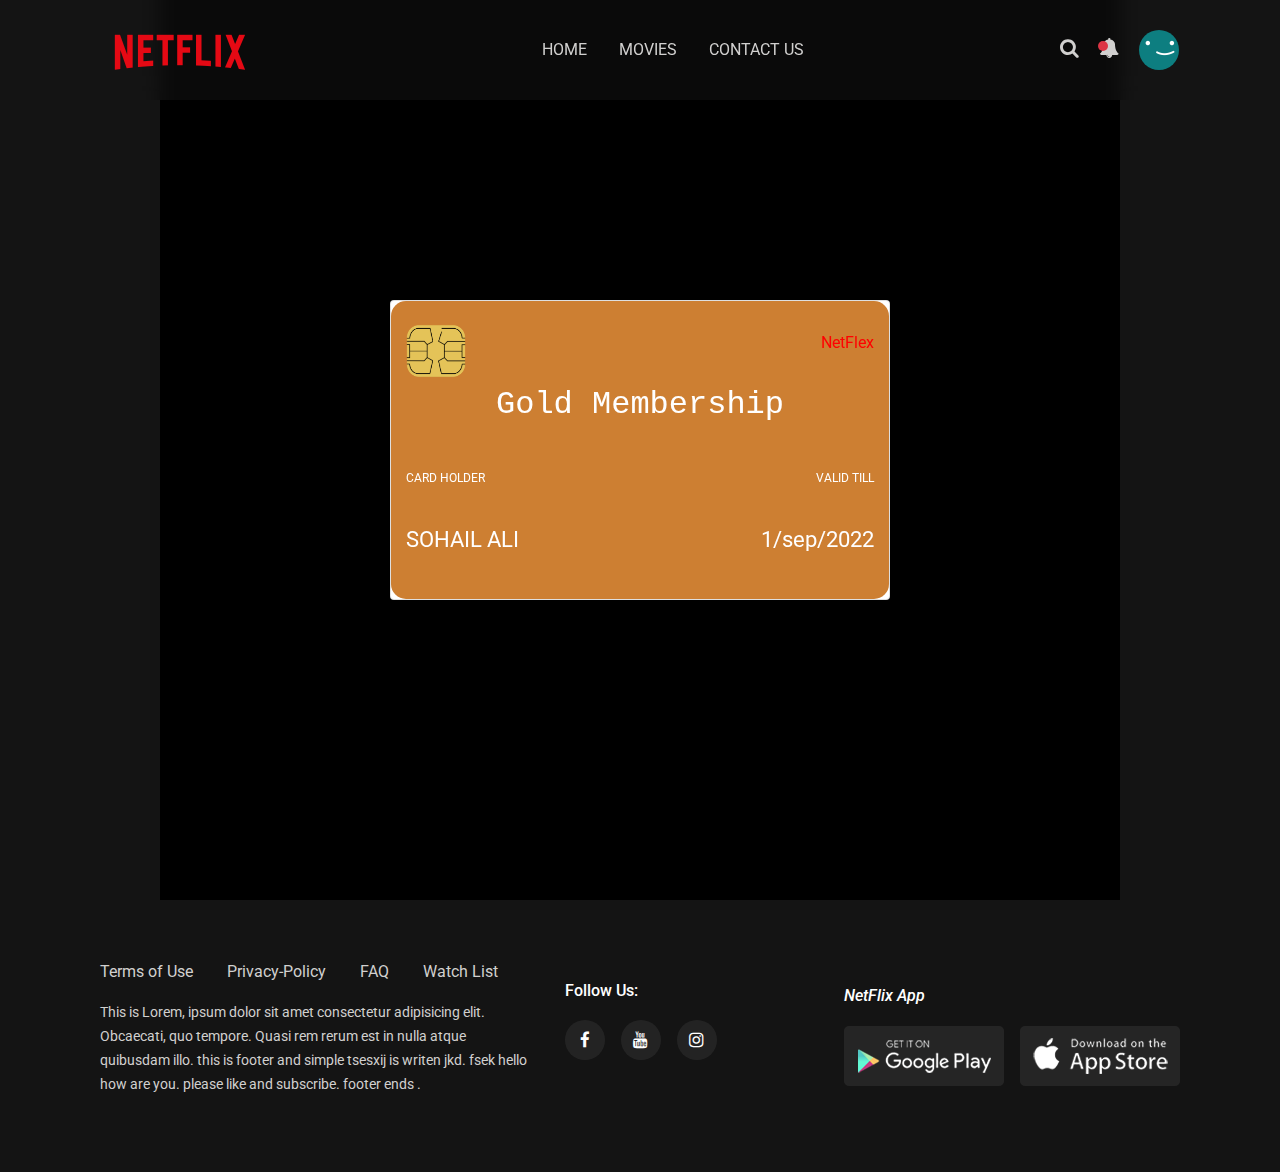
<file: Nerflix-website-main/Bonxencart.html>
<!DOCTYPE html>
<html lang="en">
<head>
    <meta charset="UTF-8">
    <meta http-equiv="X-UA-Compatible" content="IE=edge">
    <meta name="viewport" content="width=device-width, initial-scale=1.0">
    <title>Credit card</title>
    <link rel="stylesheet" href="css/bootstrap.min.css" />
  <link rel="stylesheet" href="https://stackpath.bootstrapcdn.com/font-awesome/4.7.0/css/font-awesome.min.css" />
  <!-- i will provide this in description  -->
  <link rel="stylesheet" href="css/slick.css" />
  <link rel="stylesheet" href="css/slick-theme.css" />
  <link rel="stylesheet" href="css/owl.carousel.min.css" />
  <link rel="stylesheet" href="css/animate.min.css" />
  <link rel="stylesheet" href="css/magnific-popup.css" />
  <link rel="stylesheet" href="css/select2.min.css" />
  <link rel="stylesheet" href="css/select2-bootstrap4.min.css" />

  <link rel="stylesheet" href="css/slick-animation.css" />
  <link rel="stylesheet" href="style.css" />
    <style>
      *{
    margin: 0;
    padding: 0;
    box-sizing: border-box;

}
.container{
    min-height: 100vh;
    width: 100%;
    background: #000;
    display: flex;
    align-items: center;
    justify-content: center;
}
.card{
    width: 500px;
    height: 300px;
    color: #fff;
    cursor: pointer;
     perspective: 1000px;
}
.card-inner{
    width: 100%;
    height: 100%;
    position: relative;
    transition: transform 1s;
    transform-style: preserve-3d;
}
.font ,.back{
    width: 100%;
    height: 100%;
    background-color: #CD7F32;
    position: absolute;
    top: 0;
    left: 0;
    padding: 20px 30px;
    border-radius: 15px;
    overflow: hidden;
    z-index: 1;
    backface-visibility: hidden;
}
.row{
    display: flex;
    align-items: center;
    justify-content: space-between;
}
.map-img{
    width: 100%;
    position: absolute;
    top: 0;
    left: 0;
    opacity: 0.3;
    z-index: -1;
} 
.card-no{
    font-size: 35px;
    margin-top: 60px;
} 
.card-holder{
    font-size: 12px;
    margin-top: 40px;
}
.name{
    font-size: 22px;
    margin-top: 20px;
}
.bar{
    background: #222;
    margin-left: -30px;
    margin-right: -30px;
    height: 60px;
    margin-top: 10px;
}
.card-cvv{
    margin-top: 20px;
}
.card-cvv div{
    flex: 1;
}
.card-cvv img{
    width: 100%;
    display: block;
    line-height: 0;
}
.card-cvv p{

    color: #000;
    font-size: 22px;
    padding: 10px 20px;
}
.card-text{
    margin-top: 30px;
    font-size: 14px;
}
.signature{
    margin-top: 30px;
}
.back{
    transform: rotateY(180deg);
}
.card:hover .card-inner{
    transform: rotateY(-180deg);
}
    </style>
</head>
<body>
    <header id="main-header">
        <div class="main-header">
          <div class="container-fluid">
            <div class="row">
              <div class="col-sm-12">
                <nav class="navbar navbar-expand-lg navbar-light p-0">
                  <a href="#" class="navbar-toggler c-toggler" data-toggle="collapse" data-target="#navbarSupportedContent"
                    aria-controls="navbarSupportedContent" aria-expanded="false" aria-label="Toggle navigation">
                    <div class="navbar-toggler-icon" data-toggle="collapse">
                      <span class="navbar-menu-icon navbar-menu-icon--top"></span>
                      <span class="navbar-menu-icon navbar-menu-icon--middle"></span>
                      <span class="navbar-menu-icon navbar-menu-icon--bottom"></span>
                    </div>
                  </a>
                  <a href="index.html" class="navbar-brand">
                    <img src="images/logo.png" class="img-fluid logo" alt="" />
                  </a>
                  <div class="collapse navbar-collapse" id="navbarSupportedContent">
                    <div class="menu-main-menu-container">
                      <ul id="top-menu" class="navbar-nav ml-auto">
                        <li class="menu-item"><a href="index.html">Home</a></li>
                        <li class="menu-item"><a href="Move.html">Movies</a></li>
                     <li class="menu-item">
                          <a href="#">Contact Us</a>
                          <ul class="sub-menu">
                           
                            <li class="menu-item"><a href="conatct.html">Contact</a></li>
                           
                            <li class="menu-item">
                              <a href="privancy.html">Privacy-Policy</a>
                            </li>
                            <li class="menu-item">
                              <a href="#">Pricing</a>
                              <ul class="sub-menu">
                                <li class="menu-item">
                                  <a href="Golden.html">Gold Membership</a>
                                </li>
                                <li class="menu-item">
                                  <a href="slivercart.html">Silver Membership</a>
                                </li>
                                <li class="menu-item">
                                  <a href="Bonxencart.html">Bronze Membership</a>
                                </li>
                              </ul>
                            </li>
                          </ul>
                        </li>
                      </ul>
                    </div>
                  </div>
                  <div class="mobile-more-menu">
                    <a href="javascript:void(0);" class="more-toggle" id="dropdownMenuButton" data-toggle="more-toggle"
                      aria-haspopup="true" aria-expanded="false">
                      <i class="fa fa-ellipsis-h"></i>
                    </a>
                    <div class="more-menu" aria-labelledby="dropdownMenuButton">
                      <div class="navbar-right position-relative">
                        <ul class="d-flex align-items-center justify-content-end list-inline m-0">
                          <li>
                            <a href="#" class="search-toggle">
                              <i class="fa fa-search"></i>
                            </a>
                            <div class="search-box iq-search-bar">
                              <form action="#" class="searchbox">
                                <div class="form-group position-relative">
                                  <input type="text" class="text search-input font-size-12"
                                    placeholder="type here to search..." />
                                  <i class="search-link fa fa-search"></i>
                                </div>
                              </form>
                            </div>
                          </li>
                          <li class="nav-item nav-icon">
                            <a href="#" class="search-toggle position-relative">
                              <i class="fa fa-bell"></i>
                              <span class="bg-danger dots"></span>
                            </a>
                            <div class="iq-sub-dropdown">
                              <div class="iq-card shadow-none m-0">
                                <div class="iq-card-body">
                                  <a href="#" class="iq-sub-card">
                                    <div class="media align-items-center">
                                      <img src="images/notify/thumb-1.jpg" alt="" class="img-fluid mr-3" />
                                      <div class="media-body">
                                        <h6 class="mb-0">Captain Marvel</h6>
                                        <small class="font-size-12">just now</small>
                                      </div>
                                    </div>
                                  </a>
                                  <a href="#" class="iq-sub-card">
                                    <div class="media align-items-center">
                                      <img src="images/notify/thumb-2.jpg" alt="" class="img-fluid mr-3" />
                                      <div class="media-body">
                                        <h6 class="mb-0">
                                          Dora and The Lost City of Gold
                                        </h6>
                                        <small class="font-size-12">25 mins ago</small>
                                      </div>
                                    </div>
                                  </a>
                                  <a href="#" class="iq-sub-card">
                                    <div class="media align-items-center">
                                      <img src="images/notify/thumb-3.jpg" alt="" class="img-fluid mr-3" />
                                      <div class="media-body">
                                        <h6 class="mb-0">Mulan</h6>
                                        <small class="font-size-12">1h 30 mins ago</small>
                                      </div>
                                    </div>
                                  </a>
                                </div>
                              </div>
                            </div>
                          </li>
                          <li>
                            <a href="#" class="iq-user-dropdown search-toggle d-flex align-items-center">
                              <img src="images/user/user.png" class="img-fluid user-m rounded-circle" alt="" />
                            </a>
                            <div class="iq-sub-dropdown iq-user-dropdown">
                              <div class="iq-card shadow-none m-0">
                                <div class="iq-card-body p-0 pl-3 pr-3">
                                  <a href="#" class="iq-sub-card setting-dropdown">
                                    <div class="media align-items-center">
                                      <div class="right-icon">
                                        <i class="fa fa-user text-primary"></i>
                                      </div>
                                      <div class="media-body ml-3">
                                        <h6 class="mb-0">Manage Profile</h6>
                                      </div>
                                    </div>
                                  </a>
                                  <a href="#" class="iq-sub-card setting-dropdown">
                                    <div class="media align-items-center">
                                      <div class="right-icon">
                                        <i class="fa fa-cog text-primary"></i>
                                      </div>
                                      <div class="media-body ml-3">
                                        <h6 class="mb-0">Settings</h6>
                                      </div>
                                    </div>
                                  </a>
                                  <a href="#" class="iq-sub-card setting-dropdown">
                                    <div class="media align-items-center">
                                      <div class="right-icon">
                                        <i class="fa fa-inr text-primary"></i>
                                      </div>
                                      <div class="media-body ml-3">
                                        <h6 class="mb-0">Pricing Plan</h6>
                                      </div>
                                    </div>
                                  </a>
                                  <a href="#" class="iq-sub-card setting-dropdown">
                                    <div class="media align-items-center">
                                      <div class="right-icon">
                                        <i class="fa fa-sign-out text-primary"></i>
                                      </div>
                                      <div class="media-body ml-3">
                                        <h6 class="mb-0"><a href="video/trailer.mp4">Logout</a></h6>
                                      </div>
                                    </div>
                                  </a>
                                </div>
                              </div>
                            </div>
                          </li>
                        </ul>
                      </div>
                    </div>
                  </div>
    
                  <div class="navbar-right menu-right">
                    <ul class="d-flex align-items-center list-inline m-0">
                      <li class="nav-item nav-icon">
                        <a href="#" class="search-toggle device-search">
                          <i class="fa fa-search"></i>
                        </a>
                        <div class="search-box iq-search-bar d-search">
                          <form action="#" class="searchbox">
                            <div class="form-group position-relative">
                              <input type="text" class="text search-input font-size-12"
                                placeholder="type here to search..." />
                              <i class="search-link fa fa-search"></i>
                            </div>
                          </form>
                        </div>
                      </li>
                      <li class="nav-item nav-icon">
                        <a href="#" class="search-toggle" data-toggle="search-toggle">
                          <i class="fa fa-bell"></i>
                          <span class="bg-danger dots"></span>
                        </a>
                        <div class="iq-sub-dropdown">
                          <div class="iq-card shadow-none m-0">
                            <div class="iq-card-body">
                              <a href="#" class="iq-sub-card">
                                <div class="media align-items-center">
                                  <img src="images/notify/thumb-1.jpg" alt="" class="img-fluid mr-3" />
                                  <div class="media-body">
                                    <h6 class="mb-0">Captain Marvel</h6>
                                    <small class="font-size-12">just now</small>
                                  </div>
                                </div>
                              </a>
                              <a href="#" class="iq-sub-card">
                                <div class="media align-items-center">
                                  <img src="images/notify/thumb-2.jpg" alt="" class="img-fluid mr-3" />
                                  <div class="media-body">
                                    <h6 class="mb-0">
                                      Dora and The Lost City of Gold
                                    </h6>
                                    <small class="font-size-12">25 mins ago</small>
                                  </div>
                                </div>
                              </a>
                              <a href="#" class="iq-sub-card">
                                <div class="media align-items-center">
                                  <img src="images/notify/thumb-3.jpg" alt="" class="img-fluid mr-3" />
                                  <div class="media-body">
                                    <h6 class="mb-0">Mulan</h6>
                                    <small class="font-size-12">1h 30 mins ago</small>
                                  </div>
                                </div>
                              </a>
                            </div>
                          </div>
                        </div>
                      </li>
                      <li class="nav-item nav-icon">
                        <a href="#" class="iq-user-dropdown search-toggle d-flex align-items-center p-0">
                          <img src="images/user/user.png" class="img-fluid user-m rounded-circle" alt="" />
                        </a>
                        <div class="iq-sub-dropdown iq-user-dropdown">
                          <div class="iq-card shadow-none m-0">
                            <div class="iq-card-body p-0 pl-3 pr-3">
                              <a href="#" class="iq-sub-card setting-dropdown">
                                <div class="media align-items-center">
                                  <div class="right-icon">
                                    <i class="fa fa-user text-primary"></i>
                                  </div>
                                  <div class="media-body ml-3">
                                    <h6 class="mb-0">Manage Profile</h6>
                                  </div>
                                </div>
                              </a>
                              <a href="#" class="iq-sub-card setting-dropdown">
                                <div class="media align-items-center">
                                  <div class="right-icon">
                                    <i class="fa fa-cog text-primary"></i>
                                  </div>
                                  <div class="media-body ml-3">
                                    <h6 class="mb-0">Settings</h6>
                                  </div>
                                </div>
                              </a>
                              <a href="#" class="iq-sub-card setting-dropdown">
                                <div class="media align-items-center">
                                  <div class="right-icon">
                                    <i class="fa fa-inr text-primary"></i>
                                  </div>
                                  <div class="media-body ml-3">
                                    <h6 class="mb-0">Pricing Plan</h6>
                                  </div>
                                </div>
                              </a>
                              <a href="#" class="iq-sub-card setting-dropdown">
                                <div class="media align-items-center">
                                  <div class="right-icon">
                                    <i class="fa fa-sign-out text-primary"></i>
                                  </div>
                                  <div class="media-body ml-3">
                                    <h6 class="mb-0">Logout</h6>
                                  </div>
                                </div>
                              </a>
                            </div>
                          </div>
                        </div>
                      </li>
                    </ul>
                  </div>
                </nav>
                <div class="nav-overlay"></div>
              </div>
            </div>
          </div>
        </div>
      </header>
    <div class="container">
        <div class="card">
            <div class="card-inner">
                <div class="font">
                    
                    <div class="row">
                        <img src="images/chip.png" width="60px">
                        <p style="text-align: center; color: red;">NetFlex</p>
                    </div>
                    <p style="text-align: center; font-size: xx-large; font-family: 'Courier New', Courier, monospace;">Gold Membership</p>
                    
                    
                    <div class="row card-holder">
                        <p>CARD HOLDER</p>
                        <p>VALID TILL</p>
                    </div>
                    <div class="row name">
                        <p>SOHAIL ALI</p>
                        <p>1/sep/2022 </p>
                    </div>
                </div>
                <div class="back">
                    <div class="bar"></div>
                    
                    <div class="row card-text">
                        <p>This is a virtual card design built using HTML and CSS. you can also design something like this.</p>
                    </div>
                    <div class="row signature">
                        <p>Price :RS:500</p>
                        
                        <p style="text-align: center; color: red;">NetFlex</p>
                    </div>

                </div>




            </div>
        </div>

    </div>

    
  <footer class="iq-bg-dark">
    <div class="footer-top">
      <div class="container-fluid">
        <div class="row footer-standard">
          <div class="col-lg-5">
            <div class="widget text-left">
              <div>
                <ul class="menu p-0">
                  <li><a href="#">Terms of Use</a></li>
                  <li><a href="#">Privacy-Policy</a></li>
                  <li><a href="#">FAQ</a></li>
                  <li><a href="#">Watch List</a></li>
                </ul>
              </div>
            </div>
            <div class="widget text-left">
              <div class="textwidget">
                <p><small>This is Lorem, ipsum dolor sit amet consectetur adipisicing elit. Obcaecati, quo tempore. Quasi rem rerum est in nulla atque quibusdam illo. this is footer and simple tsesxij is writen jkd. fsek hello how are you. please like and subscribe. footer ends .</small></p>
              </div>
            </div>
          </div>
          <div class="col-lg-3 col-md-6 mt-4 mt-lg-0">
            <h6 class="footer-link-title">
              Follow Us:
            </h6>
            <ul class="info-share">
              <li>
                <a href="#">
                  <i>
                  <fa class="fa fa-facebook"></fa>
                </a>
              </li>
              <li>
                <a href="#">
                  <i>
                  <fa class="fa fa-youtube"></fa>
                </a>
              </li>
              <li>
                <a href="#">
                  <i>
                  <fa class="fa fa-instagram"></fa>
                </a>
              </li>
            </ul>
          </div>
          <div class="col-lg-3 col-md-6 mt-4 mt-lg-0">
            <div class="widget text-left">
              <div class="textwidget">
                <h6 class="footer-link-title">
                  NetFlix App 
                </h6>
                <div class="d-flex align-items-center">
                  <a href="#"><img src="images/footer/01.jpg" alt=""></a>
                  <br>
                  <a href="#" class="ml-3"><img src="images/footer/02.jpg" alt=""></a>
                </div>
              </div>
            </div>
          </div>
        </div>
      </div>
    </div>
  </footer>

  <!-- js files  -->
  <script src="js/jquery-3.4.1.min.js"></script>
  <script src="js/popper.min.js"></script>
  <script src="js/bootstrap.min.js"></script>
  <script src="js/slick.min.js"></script>
  <script src="js/owl.carousel.min.js"></script>
  <script src="js/select2.min.js"></script>
  <script src="js/jquery.magnific-popup.min.js"></script>
  <script src="js/slick-animation.min.js"></script>

  <script src="main.js"></script>
</body>
</html>
</file>
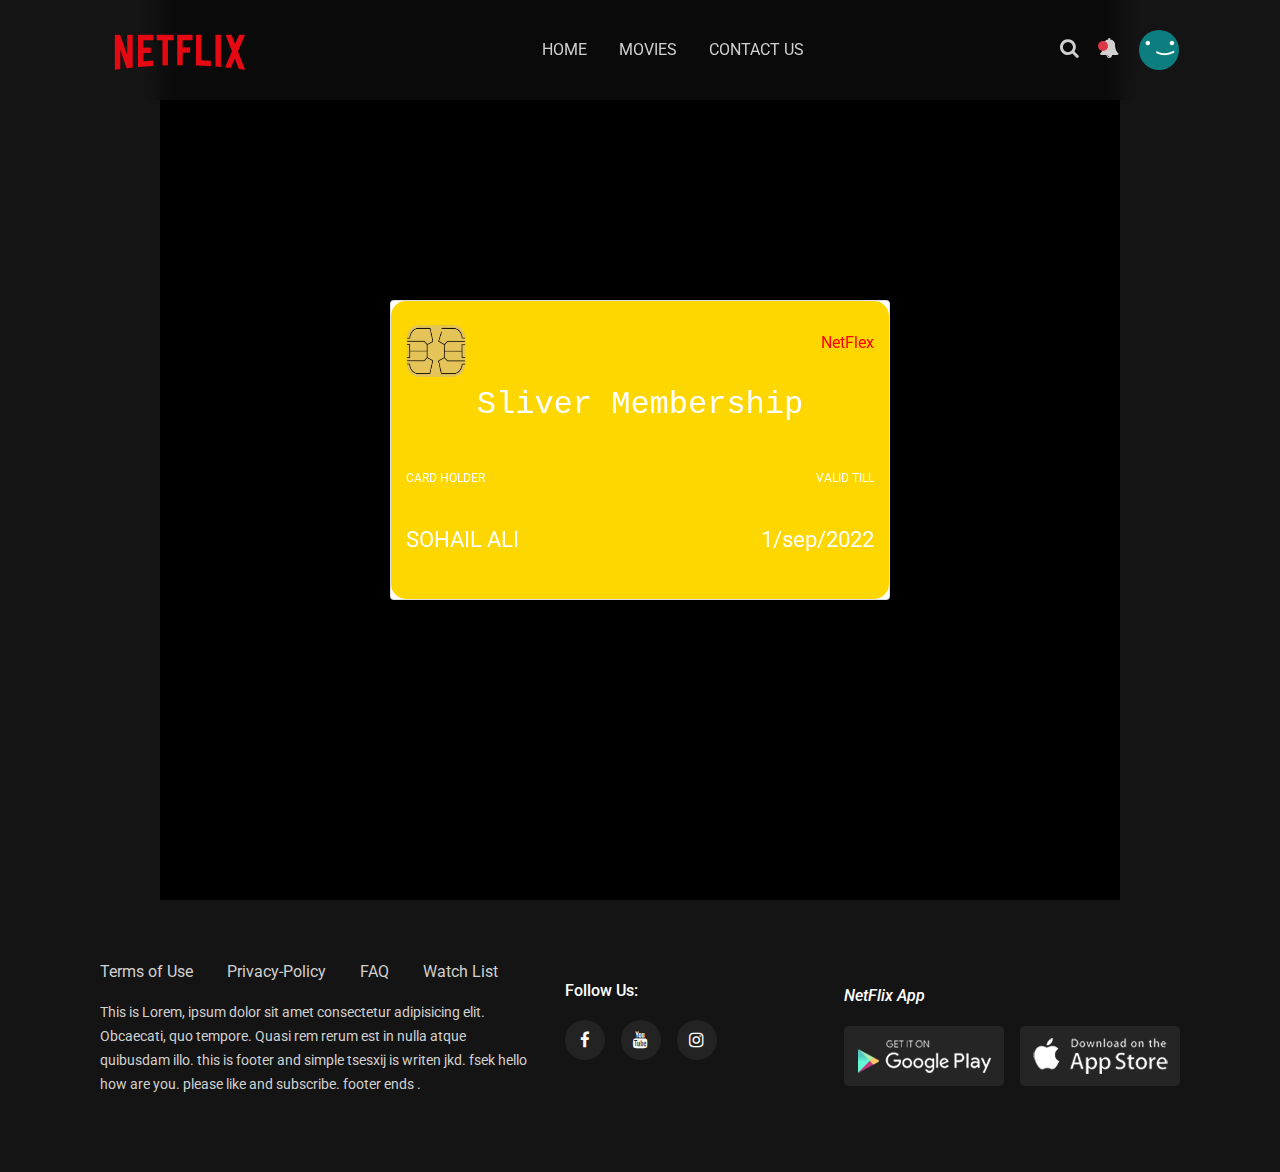
<file: Nerflix-website-main/Golden.html>
<!DOCTYPE html>
<html lang="en">
<head>
    <meta charset="UTF-8">
    <meta http-equiv="X-UA-Compatible" content="IE=edge">
    <meta name="viewport" content="width=device-width, initial-scale=1.0">
    <title>Credit card</title>
    <link rel="stylesheet" href="css/bootstrap.min.css" />
  <link rel="stylesheet" href="https://stackpath.bootstrapcdn.com/font-awesome/4.7.0/css/font-awesome.min.css" />
  <!-- i will provide this in description  -->
  <link rel="stylesheet" href="css/slick.css" />
  <link rel="stylesheet" href="css/slick-theme.css" />
  <link rel="stylesheet" href="css/owl.carousel.min.css" />
  <link rel="stylesheet" href="css/animate.min.css" />
  <link rel="stylesheet" href="css/magnific-popup.css" />
  <link rel="stylesheet" href="css/select2.min.css" />
  <link rel="stylesheet" href="css/select2-bootstrap4.min.css" />

  <link rel="stylesheet" href="css/slick-animation.css" />
  <link rel="stylesheet" href="style.css" />
    <style>
      *{
    margin: 0;
    padding: 0;
    box-sizing: border-box;

}
.container{
    min-height: 100vh;
    width: 100%;
    background: #000;
    display: flex;
    align-items: center;
    justify-content: center;
}
.card{
    width: 500px;
    height: 300px;
    color: #fff;
    cursor: pointer;
     perspective: 1000px;
}
.card-inner{
    width: 100%;
    height: 100%;
    position: relative;
    transition: transform 1s;
    transform-style: preserve-3d;
}
.font ,.back{
    width: 100%;
    height: 100%;
    background-color:gold;
    position: absolute;
    top: 0;
    left: 0;
    padding: 20px 30px;
    border-radius: 15px;
    overflow: hidden;
    z-index: 1;
    backface-visibility: hidden;
}
.row{
    display: flex;
    align-items: center;
    justify-content: space-between;
}
.map-img{
    width: 100%;
    position: absolute;
    top: 0;
    left: 0;
    opacity: 0.3;
    z-index: -1;
} 
.card-no{
    font-size: 35px;
    margin-top: 60px;
} 
.card-holder{
    font-size: 12px;
    margin-top: 40px;
}
.name{
    font-size: 22px;
    margin-top: 20px;
}
.bar{
    background: #222;
    margin-left: -30px;
    margin-right: -30px;
    height: 60px;
    margin-top: 10px;
}
.card-cvv{
    margin-top: 20px;
}
.card-cvv div{
    flex: 1;
}
.card-cvv img{
    width: 100%;
    display: block;
    line-height: 0;
}
.card-cvv p{

    color: #000;
    font-size: 22px;
    padding: 10px 20px;
}
.card-text{
    margin-top: 30px;
    font-size: 14px;
}
.signature{
    margin-top: 30px;
}
.back{
    transform: rotateY(180deg);
}
.card:hover .card-inner{
    transform: rotateY(-180deg);
}
    </style>
</head>
<body>
    <header id="main-header">
        <div class="main-header">
          <div class="container-fluid">
            <div class="row">
              <div class="col-sm-12">
                <nav class="navbar navbar-expand-lg navbar-light p-0">
                  <a href="#" class="navbar-toggler c-toggler" data-toggle="collapse" data-target="#navbarSupportedContent"
                    aria-controls="navbarSupportedContent" aria-expanded="false" aria-label="Toggle navigation">
                    <div class="navbar-toggler-icon" data-toggle="collapse">
                      <span class="navbar-menu-icon navbar-menu-icon--top"></span>
                      <span class="navbar-menu-icon navbar-menu-icon--middle"></span>
                      <span class="navbar-menu-icon navbar-menu-icon--bottom"></span>
                    </div>
                  </a>
                  <a href="index.html" class="navbar-brand">
                    <img src="images/logo.png" class="img-fluid logo" alt="" />
                  </a>
                  <div class="collapse navbar-collapse" id="navbarSupportedContent">
                    <div class="menu-main-menu-container">
                      <ul id="top-menu" class="navbar-nav ml-auto">
                        <li class="menu-item"><a href="index.html">Home</a></li>
                        <li class="menu-item"><a href="Move.html">Movies</a></li>
                     <li class="menu-item">
                          <a href="#">Contact Us</a>
                          <ul class="sub-menu">
                           
                            <li class="menu-item"><a href="conatct.html">Contact</a></li>
                           
                            <li class="menu-item">
                              <a href="privancy.html">Privacy-Policy</a>
                            </li>
                            <li class="menu-item">
                              <a href="#">Pricing</a>
                              <ul class="sub-menu">
                                <li class="menu-item">
                                  <a href="Golden.html">Gold Membership</a>
                                </li>
                                <li class="menu-item">
                                  <a href="slivercart.html">Silver Membership</a>
                                </li>
                                <li class="menu-item">
                                  <a href="Bonxencart.html">Bronze Membership</a>
                                </li>
                              </ul>
                            </li>
                          </ul>
                        </li>
                      </ul>
                    </div>
                  </div>
                  <div class="mobile-more-menu">
                    <a href="javascript:void(0);" class="more-toggle" id="dropdownMenuButton" data-toggle="more-toggle"
                      aria-haspopup="true" aria-expanded="false">
                      <i class="fa fa-ellipsis-h"></i>
                    </a>
                    <div class="more-menu" aria-labelledby="dropdownMenuButton">
                      <div class="navbar-right position-relative">
                        <ul class="d-flex align-items-center justify-content-end list-inline m-0">
                          <li>
                            <a href="#" class="search-toggle">
                              <i class="fa fa-search"></i>
                            </a>
                            <div class="search-box iq-search-bar">
                              <form action="#" class="searchbox">
                                <div class="form-group position-relative">
                                  <input type="text" class="text search-input font-size-12"
                                    placeholder="type here to search..." />
                                  <i class="search-link fa fa-search"></i>
                                </div>
                              </form>
                            </div>
                          </li>
                          <li class="nav-item nav-icon">
                            <a href="#" class="search-toggle position-relative">
                              <i class="fa fa-bell"></i>
                              <span class="bg-danger dots"></span>
                            </a>
                            <div class="iq-sub-dropdown">
                              <div class="iq-card shadow-none m-0">
                                <div class="iq-card-body">
                                  <a href="#" class="iq-sub-card">
                                    <div class="media align-items-center">
                                      <img src="images/notify/thumb-1.jpg" alt="" class="img-fluid mr-3" />
                                      <div class="media-body">
                                        <h6 class="mb-0">Captain Marvel</h6>
                                        <small class="font-size-12">just now</small>
                                      </div>
                                    </div>
                                  </a>
                                  <a href="#" class="iq-sub-card">
                                    <div class="media align-items-center">
                                      <img src="images/notify/thumb-2.jpg" alt="" class="img-fluid mr-3" />
                                      <div class="media-body">
                                        <h6 class="mb-0">
                                          Dora and The Lost City of Gold
                                        </h6>
                                        <small class="font-size-12">25 mins ago</small>
                                      </div>
                                    </div>
                                  </a>
                                  <a href="#" class="iq-sub-card">
                                    <div class="media align-items-center">
                                      <img src="images/notify/thumb-3.jpg" alt="" class="img-fluid mr-3" />
                                      <div class="media-body">
                                        <h6 class="mb-0">Mulan</h6>
                                        <small class="font-size-12">1h 30 mins ago</small>
                                      </div>
                                    </div>
                                  </a>
                                </div>
                              </div>
                            </div>
                          </li>
                          <li>
                            <a href="#" class="iq-user-dropdown search-toggle d-flex align-items-center">
                              <img src="images/user/user.png" class="img-fluid user-m rounded-circle" alt="" />
                            </a>
                            <div class="iq-sub-dropdown iq-user-dropdown">
                              <div class="iq-card shadow-none m-0">
                                <div class="iq-card-body p-0 pl-3 pr-3">
                                  <a href="#" class="iq-sub-card setting-dropdown">
                                    <div class="media align-items-center">
                                      <div class="right-icon">
                                        <i class="fa fa-user text-primary"></i>
                                      </div>
                                      <div class="media-body ml-3">
                                        <h6 class="mb-0">Manage Profile</h6>
                                      </div>
                                    </div>
                                  </a>
                                  <a href="#" class="iq-sub-card setting-dropdown">
                                    <div class="media align-items-center">
                                      <div class="right-icon">
                                        <i class="fa fa-cog text-primary"></i>
                                      </div>
                                      <div class="media-body ml-3">
                                        <h6 class="mb-0">Settings</h6>
                                      </div>
                                    </div>
                                  </a>
                                  <a href="#" class="iq-sub-card setting-dropdown">
                                    <div class="media align-items-center">
                                      <div class="right-icon">
                                        <i class="fa fa-inr text-primary"></i>
                                      </div>
                                      <div class="media-body ml-3">
                                        <h6 class="mb-0">Pricing Plan</h6>
                                      </div>
                                    </div>
                                  </a>
                                  <a href="#" class="iq-sub-card setting-dropdown">
                                    <div class="media align-items-center">
                                      <div class="right-icon">
                                        <i class="fa fa-sign-out text-primary"></i>
                                      </div>
                                      <div class="media-body ml-3">
                                        <h6 class="mb-0"><a href="video/trailer.mp4">Logout</a></h6>
                                      </div>
                                    </div>
                                  </a>
                                </div>
                              </div>
                            </div>
                          </li>
                        </ul>
                      </div>
                    </div>
                  </div>
    
                  <div class="navbar-right menu-right">
                    <ul class="d-flex align-items-center list-inline m-0">
                      <li class="nav-item nav-icon">
                        <a href="#" class="search-toggle device-search">
                          <i class="fa fa-search"></i>
                        </a>
                        <div class="search-box iq-search-bar d-search">
                          <form action="#" class="searchbox">
                            <div class="form-group position-relative">
                              <input type="text" class="text search-input font-size-12"
                                placeholder="type here to search..." />
                              <i class="search-link fa fa-search"></i>
                            </div>
                          </form>
                        </div>
                      </li>
                      <li class="nav-item nav-icon">
                        <a href="#" class="search-toggle" data-toggle="search-toggle">
                          <i class="fa fa-bell"></i>
                          <span class="bg-danger dots"></span>
                        </a>
                        <div class="iq-sub-dropdown">
                          <div class="iq-card shadow-none m-0">
                            <div class="iq-card-body">
                              <a href="#" class="iq-sub-card">
                                <div class="media align-items-center">
                                  <img src="images/notify/thumb-1.jpg" alt="" class="img-fluid mr-3" />
                                  <div class="media-body">
                                    <h6 class="mb-0">Captain Marvel</h6>
                                    <small class="font-size-12">just now</small>
                                  </div>
                                </div>
                              </a>
                              <a href="#" class="iq-sub-card">
                                <div class="media align-items-center">
                                  <img src="images/notify/thumb-2.jpg" alt="" class="img-fluid mr-3" />
                                  <div class="media-body">
                                    <h6 class="mb-0">
                                      Dora and The Lost City of Gold
                                    </h6>
                                    <small class="font-size-12">25 mins ago</small>
                                  </div>
                                </div>
                              </a>
                              <a href="#" class="iq-sub-card">
                                <div class="media align-items-center">
                                  <img src="images/notify/thumb-3.jpg" alt="" class="img-fluid mr-3" />
                                  <div class="media-body">
                                    <h6 class="mb-0">Mulan</h6>
                                    <small class="font-size-12">1h 30 mins ago</small>
                                  </div>
                                </div>
                              </a>
                            </div>
                          </div>
                        </div>
                      </li>
                      <li class="nav-item nav-icon">
                        <a href="#" class="iq-user-dropdown search-toggle d-flex align-items-center p-0">
                          <img src="images/user/user.png" class="img-fluid user-m rounded-circle" alt="" />
                        </a>
                        <div class="iq-sub-dropdown iq-user-dropdown">
                          <div class="iq-card shadow-none m-0">
                            <div class="iq-card-body p-0 pl-3 pr-3">
                              <a href="#" class="iq-sub-card setting-dropdown">
                                <div class="media align-items-center">
                                  <div class="right-icon">
                                    <i class="fa fa-user text-primary"></i>
                                  </div>
                                  <div class="media-body ml-3">
                                    <h6 class="mb-0">Manage Profile</h6>
                                  </div>
                                </div>
                              </a>
                              <a href="#" class="iq-sub-card setting-dropdown">
                                <div class="media align-items-center">
                                  <div class="right-icon">
                                    <i class="fa fa-cog text-primary"></i>
                                  </div>
                                  <div class="media-body ml-3">
                                    <h6 class="mb-0">Settings</h6>
                                  </div>
                                </div>
                              </a>
                              <a href="#" class="iq-sub-card setting-dropdown">
                                <div class="media align-items-center">
                                  <div class="right-icon">
                                    <i class="fa fa-inr text-primary"></i>
                                  </div>
                                  <div class="media-body ml-3">
                                    <h6 class="mb-0">Pricing Plan</h6>
                                  </div>
                                </div>
                              </a>
                              <a href="#" class="iq-sub-card setting-dropdown">
                                <div class="media align-items-center">
                                  <div class="right-icon">
                                    <i class="fa fa-sign-out text-primary"></i>
                                  </div>
                                  <div class="media-body ml-3">
                                    <h6 class="mb-0">Logout</h6>
                                  </div>
                                </div>
                              </a>
                            </div>
                          </div>
                        </div>
                      </li>
                    </ul>
                  </div>
                </nav>
                <div class="nav-overlay"></div>
              </div>
            </div>
          </div>
        </div>
      </header>
    <div class="container">
        <div class="card">
            <div class="card-inner">
                <div class="font">
                    
                    <div class="row">
                        <img src="images/chip.png" width="60px">
                        <p style="text-align: center; color: red;">NetFlex</p>
                    </div>
                    <p style="text-align: center; font-size: xx-large; font-family: 'Courier New', Courier, monospace;">Sliver Membership</p>
                    
                    
                    <div class="row card-holder">
                        <p>CARD HOLDER</p>
                        <p>VALID TILL</p>
                    </div>
                    <div class="row name">
                        <p>SOHAIL ALI</p>
                        <p>1/sep/2022 </p>
                    </div>
                </div>
                <div class="back">
                    <div class="bar"></div>
                    
                    <div class="row card-text">
                        <p>This is a virtual card design built using HTML and CSS. you can also design something like this.</p>
                    </div>
                    <div class="row signature">
                        <p>Price : RS:1500</p>
                        
                        <p style="text-align: center; color: red;">NetFlex</p>
                    </div>

                </div>




            </div>
        </div>

    </div>

    
  <footer class="iq-bg-dark">
    <div class="footer-top">
      <div class="container-fluid">
        <div class="row footer-standard">
          <div class="col-lg-5">
            <div class="widget text-left">
              <div>
                <ul class="menu p-0">
                  <li><a href="#">Terms of Use</a></li>
                  <li><a href="#">Privacy-Policy</a></li>
                  <li><a href="#">FAQ</a></li>
                  <li><a href="#">Watch List</a></li>
                </ul>
              </div>
            </div>
            <div class="widget text-left">
              <div class="textwidget">
                <p><small>This is Lorem, ipsum dolor sit amet consectetur adipisicing elit. Obcaecati, quo tempore. Quasi rem rerum est in nulla atque quibusdam illo. this is footer and simple tsesxij is writen jkd. fsek hello how are you. please like and subscribe. footer ends .</small></p>
              </div>
            </div>
          </div>
          <div class="col-lg-3 col-md-6 mt-4 mt-lg-0">
            <h6 class="footer-link-title">
              Follow Us:
            </h6>
            <ul class="info-share">
              <li>
                <a href="#">
                  <i>
                  <fa class="fa fa-facebook"></fa>
                </a>
              </li>
              <li>
                <a href="#">
                  <i>
                  <fa class="fa fa-youtube"></fa>
                </a>
              </li>
              <li>
                <a href="#">
                  <i>
                  <fa class="fa fa-instagram"></fa>
                </a>
              </li>
            </ul>
          </div>
          <div class="col-lg-3 col-md-6 mt-4 mt-lg-0">
            <div class="widget text-left">
              <div class="textwidget">
                <h6 class="footer-link-title">
                  NetFlix App 
                </h6>
                <div class="d-flex align-items-center">
                  <a href="#"><img src="images/footer/01.jpg" alt=""></a>
                  <br>
                  <a href="#" class="ml-3"><img src="images/footer/02.jpg" alt=""></a>
                </div>
              </div>
            </div>
          </div>
        </div>
      </div>
    </div>
  </footer>

  <!-- js files  -->
  <script src="js/jquery-3.4.1.min.js"></script>
  <script src="js/popper.min.js"></script>
  <script src="js/bootstrap.min.js"></script>
  <script src="js/slick.min.js"></script>
  <script src="js/owl.carousel.min.js"></script>
  <script src="js/select2.min.js"></script>
  <script src="js/jquery.magnific-popup.min.js"></script>
  <script src="js/slick-animation.min.js"></script>

  <script src="main.js"></script>
</body>
</html>
</file>
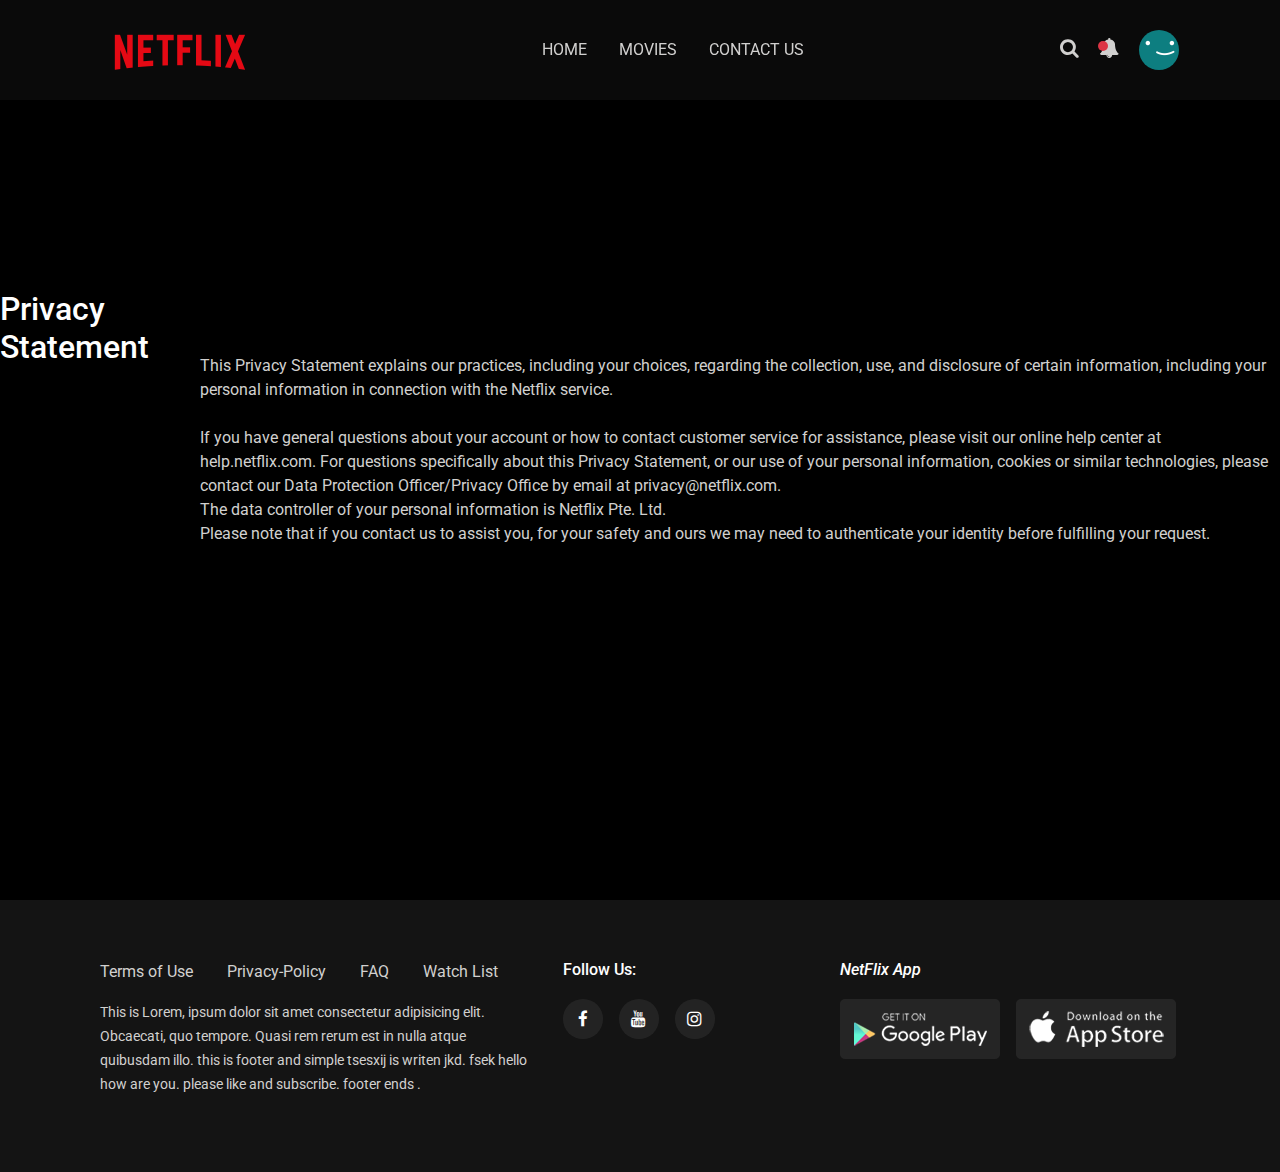
<file: Nerflix-website-main/privancy.html>
<!DOCTYPE html>
<html lang="en">

<head>
  <meta charset="UTF-8" />
  <meta http-equiv="X-UA-Compatible" content="IE=edge" />
  <meta name="viewport" content="width=device-width, initial-scale=1.0" />
  <title>Video Streaming</title>
  <link rel="stylesheet" href="css/bootstrap.min.css" />
  <link rel="stylesheet" href="https://stackpath.bootstrapcdn.com/font-awesome/4.7.0/css/font-awesome.min.css" />
  <!-- i will provide this in description  -->
  <link rel="stylesheet" href="css/slick.css" />
  <link rel="stylesheet" href="css/slick-theme.css" />
  <link rel="stylesheet" href="css/owl.carousel.min.css" />
  <link rel="stylesheet" href="css/animate.min.css" />
  <link rel="stylesheet" href="css/magnific-popup.css" />
  <link rel="stylesheet" href="css/select2.min.css" />
  <link rel="stylesheet" href="css/select2-bootstrap4.min.css" />

  <link rel="stylesheet" href="css/slick-animation.css" />
  <link rel="stylesheet" href="style.css" />
</head>
<body>
    <header id="main-header">
        <div class="main-header">
          <div class="container-fluid">
            <div class="row">
              <div class="col-sm-12">
                <nav class="navbar navbar-expand-lg navbar-light p-0">
                  <a href="#" class="navbar-toggler c-toggler" data-toggle="collapse" data-target="#navbarSupportedContent"
                    aria-controls="navbarSupportedContent" aria-expanded="false" aria-label="Toggle navigation">
                    <div class="navbar-toggler-icon" data-toggle="collapse">
                      <span class="navbar-menu-icon navbar-menu-icon--top"></span>
                      <span class="navbar-menu-icon navbar-menu-icon--middle"></span>
                      <span class="navbar-menu-icon navbar-menu-icon--bottom"></span>
                    </div>
                  </a>
                  <a href="index.html" class="navbar-brand">
                    <img src="images/logo.png" class="img-fluid logo" alt="" />
                  </a>
                  <div class="collapse navbar-collapse" id="navbarSupportedContent">
                    <div class="menu-main-menu-container">
                      <ul id="top-menu" class="navbar-nav ml-auto">
                        <li class="menu-item"><a href="index.html">Home</a></li>
                        <li class="menu-item"><a href="Move.html">Movies</a></li>
                     <li class="menu-item">
                          <a href="#">Contact Us</a>
                          <ul class="sub-menu">
                           
                            <li class="menu-item"><a href="conatct.html">Contact</a></li>
                           
                            <li class="menu-item">
                              <a href="privancy.html">Privacy-Policy</a>
                            </li>
                            <li class="menu-item">
                              <a href="#">Pricing</a>
                              <ul class="sub-menu">
                                <li class="menu-item">
                                  <a href="Golden.html">Gold Membership</a>
                                </li>
                                <li class="menu-item">
                                  <a href="slivercart.html">Silver Membership</a>
                                </li>
                                <li class="menu-item">
                                  <a href="Bonxencart.html">Bronze Membership</a>
                                </li>
                              </ul>
                            </li>
                          </ul>
                        </li>
                      </ul>
                    </div>
                  </div>
                  <div class="mobile-more-menu">
                    <a href="javascript:void(0);" class="more-toggle" id="dropdownMenuButton" data-toggle="more-toggle"
                      aria-haspopup="true" aria-expanded="false">
                      <i class="fa fa-ellipsis-h"></i>
                    </a>
                    <div class="more-menu" aria-labelledby="dropdownMenuButton">
                      <div class="navbar-right position-relative">
                        <ul class="d-flex align-items-center justify-content-end list-inline m-0">
                          <li>
                            <a href="#" class="search-toggle">
                              <i class="fa fa-search"></i>
                            </a>
                            <div class="search-box iq-search-bar">
                              <form action="#" class="searchbox">
                                <div class="form-group position-relative">
                                  <input type="text" class="text search-input font-size-12"
                                    placeholder="type here to search..." />
                                  <i class="search-link fa fa-search"></i>
                                </div>
                              </form>
                            </div>
                          </li>
                          <li class="nav-item nav-icon">
                            <a href="#" class="search-toggle position-relative">
                              <i class="fa fa-bell"></i>
                              <span class="bg-danger dots"></span>
                            </a>
                            <div class="iq-sub-dropdown">
                              <div class="iq-card shadow-none m-0">
                                <div class="iq-card-body">
                                  <a href="#" class="iq-sub-card">
                                    <div class="media align-items-center">
                                      <img src="images/notify/thumb-1.jpg" alt="" class="img-fluid mr-3" />
                                      <div class="media-body">
                                        <h6 class="mb-0">Captain Marvel</h6>
                                        <small class="font-size-12">just now</small>
                                      </div>
                                    </div>
                                  </a>
                                  <a href="#" class="iq-sub-card">
                                    <div class="media align-items-center">
                                      <img src="images/notify/thumb-2.jpg" alt="" class="img-fluid mr-3" />
                                      <div class="media-body">
                                        <h6 class="mb-0">
                                          Dora and The Lost City of Gold
                                        </h6>
                                        <small class="font-size-12">25 mins ago</small>
                                      </div>
                                    </div>
                                  </a>
                                  <a href="#" class="iq-sub-card">
                                    <div class="media align-items-center">
                                      <img src="images/notify/thumb-3.jpg" alt="" class="img-fluid mr-3" />
                                      <div class="media-body">
                                        <h6 class="mb-0">Mulan</h6>
                                        <small class="font-size-12">1h 30 mins ago</small>
                                      </div>
                                    </div>
                                  </a>
                                </div>
                              </div>
                            </div>
                          </li>
                          <li>
                            <a href="#" class="iq-user-dropdown search-toggle d-flex align-items-center">
                              <img src="images/user/user.png" class="img-fluid user-m rounded-circle" alt="" />
                            </a>
                            <div class="iq-sub-dropdown iq-user-dropdown">
                              <div class="iq-card shadow-none m-0">
                                <div class="iq-card-body p-0 pl-3 pr-3">
                                  <a href="#" class="iq-sub-card setting-dropdown">
                                    <div class="media align-items-center">
                                      <div class="right-icon">
                                        <i class="fa fa-user text-primary"></i>
                                      </div>
                                      <div class="media-body ml-3">
                                        <h6 class="mb-0">Manage Profile</h6>
                                      </div>
                                    </div>
                                  </a>
                                  <a href="#" class="iq-sub-card setting-dropdown">
                                    <div class="media align-items-center">
                                      <div class="right-icon">
                                        <i class="fa fa-cog text-primary"></i>
                                      </div>
                                      <div class="media-body ml-3">
                                        <h6 class="mb-0">Settings</h6>
                                      </div>
                                    </div>
                                  </a>
                                  <a href="#" class="iq-sub-card setting-dropdown">
                                    <div class="media align-items-center">
                                      <div class="right-icon">
                                        <i class="fa fa-inr text-primary"></i>
                                      </div>
                                      <div class="media-body ml-3">
                                        <h6 class="mb-0">Pricing Plan</h6>
                                      </div>
                                    </div>
                                  </a>
                                  <a href="#" class="iq-sub-card setting-dropdown">
                                    <div class="media align-items-center">
                                      <div class="right-icon">
                                        <i class="fa fa-sign-out text-primary"></i>
                                      </div>
                                      <div class="media-body ml-3">
                                        <h6 class="mb-0"><a href="video/trailer.mp4">Logout</a></h6>
                                      </div>
                                    </div>
                                  </a>
                                </div>
                              </div>
                            </div>
                          </li>
                        </ul>
                      </div>
                    </div>
                  </div>
    
                  <div class="navbar-right menu-right">
                    <ul class="d-flex align-items-center list-inline m-0">
                      <li class="nav-item nav-icon">
                        <a href="#" class="search-toggle device-search">
                          <i class="fa fa-search"></i>
                        </a>
                        <div class="search-box iq-search-bar d-search">
                          <form action="#" class="searchbox">
                            <div class="form-group position-relative">
                              <input type="text" class="text search-input font-size-12"
                                placeholder="type here to search..." />
                              <i class="search-link fa fa-search"></i>
                            </div>
                          </form>
                        </div>
                      </li>
                      <li class="nav-item nav-icon">
                        <a href="#" class="search-toggle" data-toggle="search-toggle">
                          <i class="fa fa-bell"></i>
                          <span class="bg-danger dots"></span>
                        </a>
                        <div class="iq-sub-dropdown">
                          <div class="iq-card shadow-none m-0">
                            <div class="iq-card-body">
                              <a href="#" class="iq-sub-card">
                                <div class="media align-items-center">
                                  <img src="images/notify/thumb-1.jpg" alt="" class="img-fluid mr-3" />
                                  <div class="media-body">
                                    <h6 class="mb-0">Captain Marvel</h6>
                                    <small class="font-size-12">just now</small>
                                  </div>
                                </div>
                              </a>
                              <a href="#" class="iq-sub-card">
                                <div class="media align-items-center">
                                  <img src="images/notify/thumb-2.jpg" alt="" class="img-fluid mr-3" />
                                  <div class="media-body">
                                    <h6 class="mb-0">
                                      Dora and The Lost City of Gold
                                    </h6>
                                    <small class="font-size-12">25 mins ago</small>
                                  </div>
                                </div>
                              </a>
                              <a href="#" class="iq-sub-card">
                                <div class="media align-items-center">
                                  <img src="images/notify/thumb-3.jpg" alt="" class="img-fluid mr-3" />
                                  <div class="media-body">
                                    <h6 class="mb-0">Mulan</h6>
                                    <small class="font-size-12">1h 30 mins ago</small>
                                  </div>
                                </div>
                              </a>
                            </div>
                          </div>
                        </div>
                      </li>
                      <li class="nav-item nav-icon">
                        <a href="#" class="iq-user-dropdown search-toggle d-flex align-items-center p-0">
                          <img src="images/user/user.png" class="img-fluid user-m rounded-circle" alt="" />
                        </a>
                        <div class="iq-sub-dropdown iq-user-dropdown">
                          <div class="iq-card shadow-none m-0">
                            <div class="iq-card-body p-0 pl-3 pr-3">
                              <a href="#" class="iq-sub-card setting-dropdown">
                                <div class="media align-items-center">
                                  <div class="right-icon">
                                    <i class="fa fa-user text-primary"></i>
                                  </div>
                                  <div class="media-body ml-3">
                                    <h6 class="mb-0">Manage Profile</h6>
                                  </div>
                                </div>
                              </a>
                              <a href="#" class="iq-sub-card setting-dropdown">
                                <div class="media align-items-center">
                                  <div class="right-icon">
                                    <i class="fa fa-cog text-primary"></i>
                                  </div>
                                  <div class="media-body ml-3">
                                    <h6 class="mb-0">Settings</h6>
                                  </div>
                                </div>
                              </a>
                              <a href="#" class="iq-sub-card setting-dropdown">
                                <div class="media align-items-center">
                                  <div class="right-icon">
                                    <i class="fa fa-inr text-primary"></i>
                                  </div>
                                  <div class="media-body ml-3">
                                    <h6 class="mb-0">Pricing Plan</h6>
                                  </div>
                                </div>
                              </a>
                              <a href="#" class="iq-sub-card setting-dropdown">
                                <div class="media align-items-center">
                                  <div class="right-icon">
                                    <i class="fa fa-sign-out text-primary"></i>
                                  </div>
                                  <div class="media-body ml-3">
                                    <h6 class="mb-0">Logout</h6>
                                  </div>
                                </div>
                              </a>
                            </div>
                          </div>
                        </div>
                      </li>
                    </ul>
                  </div>
                </nav>
                <div class="nav-overlay"></div>
              </div>
            </div>
          </div>
        </div>
      </header>
      
      <style>
          .cont{
    width: 100%;
    height: 100vh;
    background:black;
    display: flex;
    align-items: center;
    justify-content: center;
}
.txt{
 font-size: xx-large;
 font-style: normal;
 margin-right: 4%;
 margin-bottom: 19%;
       
}
       
      </style>


      <div class="cont">

        <h1 class="txt">Privacy Statement</h1>


        This Privacy Statement explains our practices, including your choices, regarding the collection, use, and disclosure of certain information, including your personal information in connection with the Netflix service.
        <br>
        <br>

If you have general questions about your account or how to contact customer service for assistance, please visit our online help center at help.netflix.com. For questions specifically about this Privacy Statement, or our use of your personal information, cookies or similar technologies, please contact our Data Protection Officer/Privacy Office by email at privacy@netflix.com.
<br>

The data controller of your personal information is Netflix Pte. Ltd.

<br>
Please note that if you contact us to assist you, for your safety and ours we may need to authenticate your identity before fulfilling your request.



      </div>



      <footer class="iq-bg-dark">
        <div class="footer-top">
          <div class="container-fluid">
            <div class="row footer-standard">
              <div class="col-lg-5">
                <div class="widget text-left">
                  <div>
                    <ul class="menu p-0">
                      <li><a href="#">Terms of Use</a></li>
                      <li><a href="#">Privacy-Policy</a></li>
                      <li><a href="#">FAQ</a></li>
                      <li><a href="#">Watch List</a></li>
                    </ul>
                  </div>
                </div>
                <div class="widget text-left">
                  <div class="textwidget">
                    <p><small>This is Lorem, ipsum dolor sit amet consectetur adipisicing elit. Obcaecati, quo tempore. Quasi rem rerum est in nulla atque quibusdam illo. this is footer and simple tsesxij is writen jkd. fsek hello how are you. please like and subscribe. footer ends .</small></p>
                  </div>
                </div>
              </div>
              <div class="col-lg-3 col-md-6 mt-4 mt-lg-0">
                <h6 class="footer-link-title">
                  Follow Us:
                </h6>
                <ul class="info-share">
                  <li>
                    <a href="#">
                      <i>
                      <fa class="fa fa-facebook"></fa>
                    </a>
                  </li>
                  <li>
                    <a href="#">
                      <i>
                      <fa class="fa fa-youtube"></fa>
                    </a>
                  </li>
                  <li>
                    <a href="#">
                      <i>
                      <fa class="fa fa-instagram"></fa>
                    </a>
                  </li>
                </ul>
              </div>
              <div class="col-lg-3 col-md-6 mt-4 mt-lg-0">
                <div class="widget text-left">
                  <div class="textwidget">
                    <h6 class="footer-link-title">
                      NetFlix App 
                    </h6>
                    <div class="d-flex align-items-center">
                      <a href="#"><img src="images/footer/01.jpg" alt=""></a>
                      <br>
                      <a href="#" class="ml-3"><img src="images/footer/02.jpg" alt=""></a>
                    </div>
                  </div>
                </div>
              </div>
            </div>
          </div>
        </div>
      </footer>
      
     
     
       <!-- js files  -->
<script src="js/jquery-3.4.1.min.js"></script>
<script src="js/popper.min.js"></script>
<script src="js/bootstrap.min.js"></script>
<script src="js/slick.min.js"></script>
<script src="js/owl.carousel.min.js"></script>
<script src="js/select2.min.js"></script>
<script src="js/jquery.magnific-popup.min.js"></script>
<script src="js/slick-animation.min.js"></script>

<script src="main.js"></script>
</body>
</html>
</file>
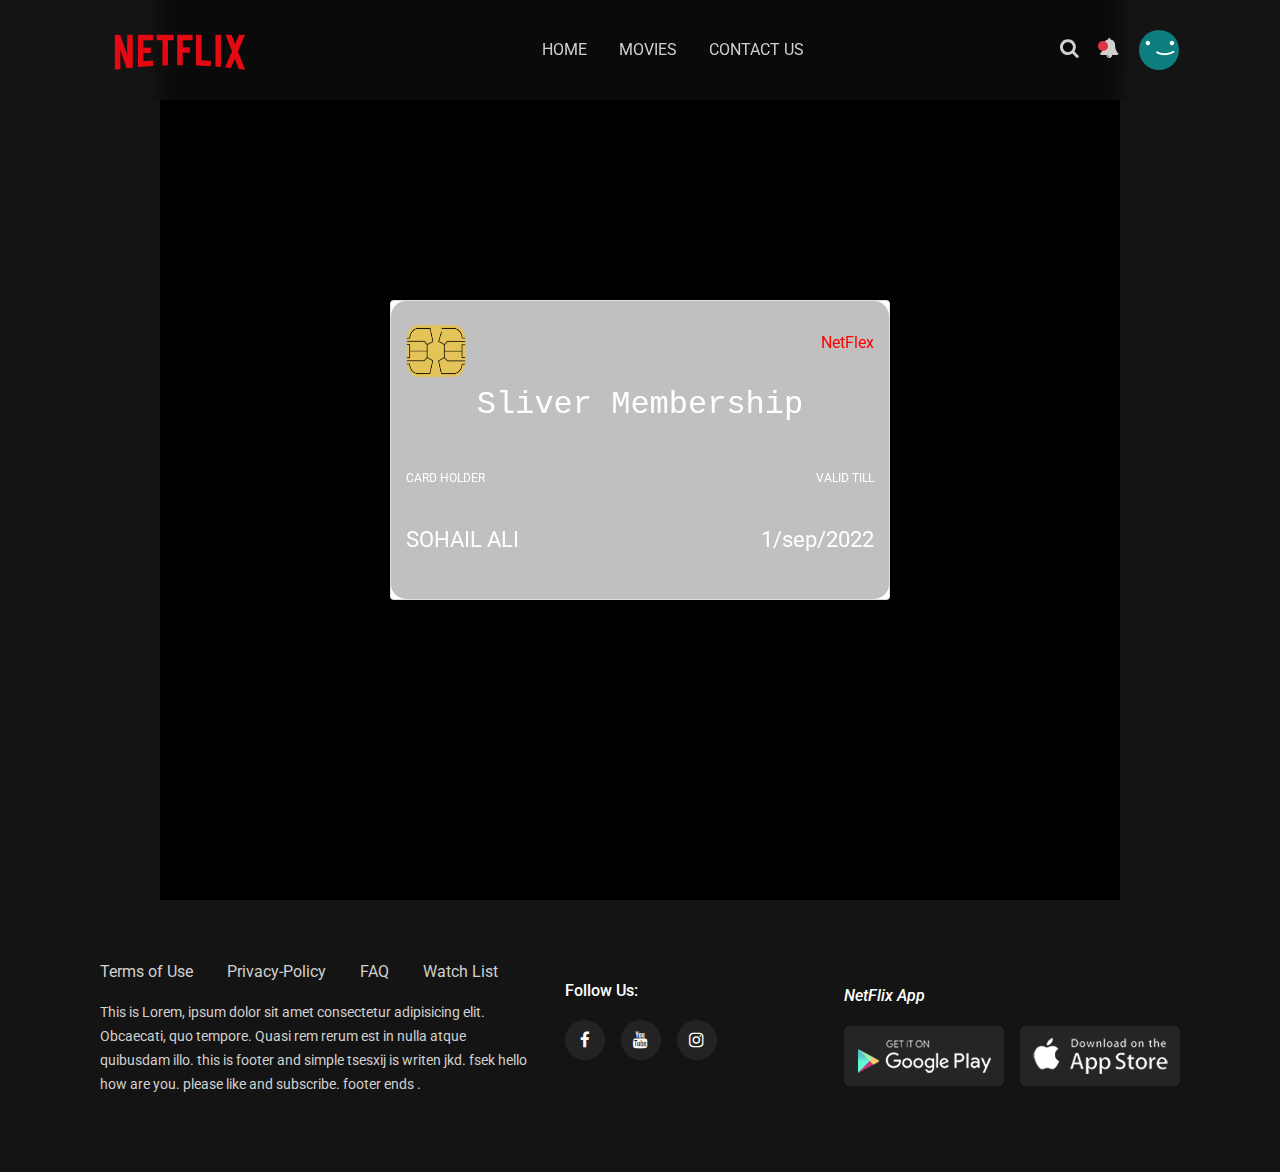
<file: Nerflix-website-main/slivercart.html>
<!DOCTYPE html>
<html lang="en">
<head>
    <meta charset="UTF-8">
    <meta http-equiv="X-UA-Compatible" content="IE=edge">
    <meta name="viewport" content="width=device-width, initial-scale=1.0">
    <title>Credit card</title>
    <link rel="stylesheet" href="css/bootstrap.min.css" />
  <link rel="stylesheet" href="https://stackpath.bootstrapcdn.com/font-awesome/4.7.0/css/font-awesome.min.css" />
  <!-- i will provide this in description  -->
  <link rel="stylesheet" href="css/slick.css" />
  <link rel="stylesheet" href="css/slick-theme.css" />
  <link rel="stylesheet" href="css/owl.carousel.min.css" />
  <link rel="stylesheet" href="css/animate.min.css" />
  <link rel="stylesheet" href="css/magnific-popup.css" />
  <link rel="stylesheet" href="css/select2.min.css" />
  <link rel="stylesheet" href="css/select2-bootstrap4.min.css" />

  <link rel="stylesheet" href="css/slick-animation.css" />
  <link rel="stylesheet" href="style.css" />
    <style>
      *{
    margin: 0;
    padding: 0;
    box-sizing: border-box;

}
.container{
    min-height: 100vh;
    width: 100%;
    background: #000;
    display: flex;
    align-items: center;
    justify-content: center;
}
.card{
    width: 500px;
    height: 300px;
    color: #fff;
    cursor: pointer;
     perspective: 1000px;
}
.card-inner{
    width: 100%;
    height: 100%;
    position: relative;
    transition: transform 1s;
    transform-style: preserve-3d;
}
.font ,.back{
    width: 100%;
    height: 100%;
    background-color:silver;
    position: absolute;
    top: 0;
    left: 0;
    padding: 20px 30px;
    border-radius: 15px;
    overflow: hidden;
    z-index: 1;
    backface-visibility: hidden;
}
.row{
    display: flex;
    align-items: center;
    justify-content: space-between;
}
.map-img{
    width: 100%;
    position: absolute;
    top: 0;
    left: 0;
    opacity: 0.3;
    z-index: -1;
} 
.card-no{
    font-size: 35px;
    margin-top: 60px;
} 
.card-holder{
    font-size: 12px;
    margin-top: 40px;
}
.name{
    font-size: 22px;
    margin-top: 20px;
}
.bar{
    background: #222;
    margin-left: -30px;
    margin-right: -30px;
    height: 60px;
    margin-top: 10px;
}
.card-cvv{
    margin-top: 20px;
}
.card-cvv div{
    flex: 1;
}
.card-cvv img{
    width: 100%;
    display: block;
    line-height: 0;
}
.card-cvv p{

    color: #000;
    font-size: 22px;
    padding: 10px 20px;
}
.card-text{
    margin-top: 30px;
    font-size: 14px;
}
.signature{
    margin-top: 30px;
}
.back{
    transform: rotateY(180deg);
}
.card:hover .card-inner{
    transform: rotateY(-180deg);
}
    </style>
</head>
<body>
    <header id="main-header">
        <div class="main-header">
          <div class="container-fluid">
            <div class="row">
              <div class="col-sm-12">
                <nav class="navbar navbar-expand-lg navbar-light p-0">
                  <a href="#" class="navbar-toggler c-toggler" data-toggle="collapse" data-target="#navbarSupportedContent"
                    aria-controls="navbarSupportedContent" aria-expanded="false" aria-label="Toggle navigation">
                    <div class="navbar-toggler-icon" data-toggle="collapse">
                      <span class="navbar-menu-icon navbar-menu-icon--top"></span>
                      <span class="navbar-menu-icon navbar-menu-icon--middle"></span>
                      <span class="navbar-menu-icon navbar-menu-icon--bottom"></span>
                    </div>
                  </a>
                  <a href="index.html" class="navbar-brand">
                    <img src="images/logo.png" class="img-fluid logo" alt="" />
                  </a>
                  <div class="collapse navbar-collapse" id="navbarSupportedContent">
                    <div class="menu-main-menu-container">
                      <ul id="top-menu" class="navbar-nav ml-auto">
                        <li class="menu-item"><a href="index.html">Home</a></li>
                        <li class="menu-item"><a href="Move.html">Movies</a></li>
                     <li class="menu-item">
                          <a href="#">Contact Us</a>
                          <ul class="sub-menu">
                           
                            <li class="menu-item"><a href="conatct.html">Contact</a></li>
                           
                            <li class="menu-item">
                              <a href="privancy.html">Privacy-Policy</a>
                            </li>
                            <li class="menu-item">
                              <a href="#">Pricing</a>
                              <ul class="sub-menu">
                                <li class="menu-item">
                                  <a href="Golden.html">Gold Membership</a>
                                </li>
                                <li class="menu-item">
                                  <a href="slivercart.html">Silver Membership</a>
                                </li>
                                <li class="menu-item">
                                  <a href="Bonxencart.html">Bronze Membership</a>
                                </li>
                              </ul>
                            </li>
                          </ul>
                        </li>
                      </ul>
                    </div>
                  </div>
                  <div class="mobile-more-menu">
                    <a href="javascript:void(0);" class="more-toggle" id="dropdownMenuButton" data-toggle="more-toggle"
                      aria-haspopup="true" aria-expanded="false">
                      <i class="fa fa-ellipsis-h"></i>
                    </a>
                    <div class="more-menu" aria-labelledby="dropdownMenuButton">
                      <div class="navbar-right position-relative">
                        <ul class="d-flex align-items-center justify-content-end list-inline m-0">
                          <li>
                            <a href="#" class="search-toggle">
                              <i class="fa fa-search"></i>
                            </a>
                            <div class="search-box iq-search-bar">
                              <form action="#" class="searchbox">
                                <div class="form-group position-relative">
                                  <input type="text" class="text search-input font-size-12"
                                    placeholder="type here to search..." />
                                  <i class="search-link fa fa-search"></i>
                                </div>
                              </form>
                            </div>
                          </li>
                          <li class="nav-item nav-icon">
                            <a href="#" class="search-toggle position-relative">
                              <i class="fa fa-bell"></i>
                              <span class="bg-danger dots"></span>
                            </a>
                            <div class="iq-sub-dropdown">
                              <div class="iq-card shadow-none m-0">
                                <div class="iq-card-body">
                                  <a href="#" class="iq-sub-card">
                                    <div class="media align-items-center">
                                      <img src="images/notify/thumb-1.jpg" alt="" class="img-fluid mr-3" />
                                      <div class="media-body">
                                        <h6 class="mb-0">Captain Marvel</h6>
                                        <small class="font-size-12">just now</small>
                                      </div>
                                    </div>
                                  </a>
                                  <a href="#" class="iq-sub-card">
                                    <div class="media align-items-center">
                                      <img src="images/notify/thumb-2.jpg" alt="" class="img-fluid mr-3" />
                                      <div class="media-body">
                                        <h6 class="mb-0">
                                          Dora and The Lost City of Gold
                                        </h6>
                                        <small class="font-size-12">25 mins ago</small>
                                      </div>
                                    </div>
                                  </a>
                                  <a href="#" class="iq-sub-card">
                                    <div class="media align-items-center">
                                      <img src="images/notify/thumb-3.jpg" alt="" class="img-fluid mr-3" />
                                      <div class="media-body">
                                        <h6 class="mb-0">Mulan</h6>
                                        <small class="font-size-12">1h 30 mins ago</small>
                                      </div>
                                    </div>
                                  </a>
                                </div>
                              </div>
                            </div>
                          </li>
                          <li>
                            <a href="#" class="iq-user-dropdown search-toggle d-flex align-items-center">
                              <img src="images/user/user.png" class="img-fluid user-m rounded-circle" alt="" />
                            </a>
                            <div class="iq-sub-dropdown iq-user-dropdown">
                              <div class="iq-card shadow-none m-0">
                                <div class="iq-card-body p-0 pl-3 pr-3">
                                  <a href="#" class="iq-sub-card setting-dropdown">
                                    <div class="media align-items-center">
                                      <div class="right-icon">
                                        <i class="fa fa-user text-primary"></i>
                                      </div>
                                      <div class="media-body ml-3">
                                        <h6 class="mb-0">Manage Profile</h6>
                                      </div>
                                    </div>
                                  </a>
                                  <a href="#" class="iq-sub-card setting-dropdown">
                                    <div class="media align-items-center">
                                      <div class="right-icon">
                                        <i class="fa fa-cog text-primary"></i>
                                      </div>
                                      <div class="media-body ml-3">
                                        <h6 class="mb-0">Settings</h6>
                                      </div>
                                    </div>
                                  </a>
                                  <a href="#" class="iq-sub-card setting-dropdown">
                                    <div class="media align-items-center">
                                      <div class="right-icon">
                                        <i class="fa fa-inr text-primary"></i>
                                      </div>
                                      <div class="media-body ml-3">
                                        <h6 class="mb-0">Pricing Plan</h6>
                                      </div>
                                    </div>
                                  </a>
                                  <a href="#" class="iq-sub-card setting-dropdown">
                                    <div class="media align-items-center">
                                      <div class="right-icon">
                                        <i class="fa fa-sign-out text-primary"></i>
                                      </div>
                                      <div class="media-body ml-3">
                                        <h6 class="mb-0"><a href="video/trailer.mp4">Logout</a></h6>
                                      </div>
                                    </div>
                                  </a>
                                </div>
                              </div>
                            </div>
                          </li>
                        </ul>
                      </div>
                    </div>
                  </div>
    
                  <div class="navbar-right menu-right">
                    <ul class="d-flex align-items-center list-inline m-0">
                      <li class="nav-item nav-icon">
                        <a href="#" class="search-toggle device-search">
                          <i class="fa fa-search"></i>
                        </a>
                        <div class="search-box iq-search-bar d-search">
                          <form action="#" class="searchbox">
                            <div class="form-group position-relative">
                              <input type="text" class="text search-input font-size-12"
                                placeholder="type here to search..." />
                              <i class="search-link fa fa-search"></i>
                            </div>
                          </form>
                        </div>
                      </li>
                      <li class="nav-item nav-icon">
                        <a href="#" class="search-toggle" data-toggle="search-toggle">
                          <i class="fa fa-bell"></i>
                          <span class="bg-danger dots"></span>
                        </a>
                        <div class="iq-sub-dropdown">
                          <div class="iq-card shadow-none m-0">
                            <div class="iq-card-body">
                              <a href="#" class="iq-sub-card">
                                <div class="media align-items-center">
                                  <img src="images/notify/thumb-1.jpg" alt="" class="img-fluid mr-3" />
                                  <div class="media-body">
                                    <h6 class="mb-0">Captain Marvel</h6>
                                    <small class="font-size-12">just now</small>
                                  </div>
                                </div>
                              </a>
                              <a href="#" class="iq-sub-card">
                                <div class="media align-items-center">
                                  <img src="images/notify/thumb-2.jpg" alt="" class="img-fluid mr-3" />
                                  <div class="media-body">
                                    <h6 class="mb-0">
                                      Dora and The Lost City of Gold
                                    </h6>
                                    <small class="font-size-12">25 mins ago</small>
                                  </div>
                                </div>
                              </a>
                              <a href="#" class="iq-sub-card">
                                <div class="media align-items-center">
                                  <img src="images/notify/thumb-3.jpg" alt="" class="img-fluid mr-3" />
                                  <div class="media-body">
                                    <h6 class="mb-0">Mulan</h6>
                                    <small class="font-size-12">1h 30 mins ago</small>
                                  </div>
                                </div>
                              </a>
                            </div>
                          </div>
                        </div>
                      </li>
                      <li class="nav-item nav-icon">
                        <a href="#" class="iq-user-dropdown search-toggle d-flex align-items-center p-0">
                          <img src="images/user/user.png" class="img-fluid user-m rounded-circle" alt="" />
                        </a>
                        <div class="iq-sub-dropdown iq-user-dropdown">
                          <div class="iq-card shadow-none m-0">
                            <div class="iq-card-body p-0 pl-3 pr-3">
                              <a href="#" class="iq-sub-card setting-dropdown">
                                <div class="media align-items-center">
                                  <div class="right-icon">
                                    <i class="fa fa-user text-primary"></i>
                                  </div>
                                  <div class="media-body ml-3">
                                    <h6 class="mb-0">Manage Profile</h6>
                                  </div>
                                </div>
                              </a>
                              <a href="#" class="iq-sub-card setting-dropdown">
                                <div class="media align-items-center">
                                  <div class="right-icon">
                                    <i class="fa fa-cog text-primary"></i>
                                  </div>
                                  <div class="media-body ml-3">
                                    <h6 class="mb-0">Settings</h6>
                                  </div>
                                </div>
                              </a>
                              <a href="#" class="iq-sub-card setting-dropdown">
                                <div class="media align-items-center">
                                  <div class="right-icon">
                                    <i class="fa fa-inr text-primary"></i>
                                  </div>
                                  <div class="media-body ml-3">
                                    <h6 class="mb-0">Pricing Plan</h6>
                                  </div>
                                </div>
                              </a>
                              <a href="#" class="iq-sub-card setting-dropdown">
                                <div class="media align-items-center">
                                  <div class="right-icon">
                                    <i class="fa fa-sign-out text-primary"></i>
                                  </div>
                                  <div class="media-body ml-3">
                                    <h6 class="mb-0">Logout</h6>
                                  </div>
                                </div>
                              </a>
                            </div>
                          </div>
                        </div>
                      </li>
                    </ul>
                  </div>
                </nav>
                <div class="nav-overlay"></div>
              </div>
            </div>
          </div>
        </div>
      </header>
    <div class="container">
        <div class="card">
            <div class="card-inner">
                <div class="font">
                    
                    <div class="row">
                        <img src="images/chip.png" width="60px">
                        <p style="text-align: center; color: red;">NetFlex</p>
                    </div>
                    <p style="text-align: center; font-size: xx-large; font-family: 'Courier New', Courier, monospace;">Sliver Membership</p>
                    
                    
                    <div class="row card-holder">
                        <p>CARD HOLDER</p>
                        <p>VALID TILL</p>
                    </div>
                    <div class="row name">
                        <p>SOHAIL ALI</p>
                        <p>1/sep/2022 </p>
                    </div>
                </div>
                <div class="back">
                    <div class="bar"></div>
                    
                    <div class="row card-text">
                        <p>This is a virtual card design built using HTML and CSS. you can also design something like this.</p>
                    </div>
                    <div class="row signature">
                        <p>Price : RS:1000</p>
                        
                        <p style="text-align: center; color: red;">NetFlex</p>
                    </div>

                </div>




            </div>
        </div>

    </div>

    
  <footer class="iq-bg-dark">
    <div class="footer-top">
      <div class="container-fluid">
        <div class="row footer-standard">
          <div class="col-lg-5">
            <div class="widget text-left">
              <div>
                <ul class="menu p-0">
                  <li><a href="#">Terms of Use</a></li>
                  <li><a href="#">Privacy-Policy</a></li>
                  <li><a href="#">FAQ</a></li>
                  <li><a href="#">Watch List</a></li>
                </ul>
              </div>
            </div>
            <div class="widget text-left">
              <div class="textwidget">
                <p><small>This is Lorem, ipsum dolor sit amet consectetur adipisicing elit. Obcaecati, quo tempore. Quasi rem rerum est in nulla atque quibusdam illo. this is footer and simple tsesxij is writen jkd. fsek hello how are you. please like and subscribe. footer ends .</small></p>
              </div>
            </div>
          </div>
          <div class="col-lg-3 col-md-6 mt-4 mt-lg-0">
            <h6 class="footer-link-title">
              Follow Us:
            </h6>
            <ul class="info-share">
              <li>
                <a href="#">
                  <i>
                  <fa class="fa fa-facebook"></fa>
                </a>
              </li>
              <li>
                <a href="#">
                  <i>
                  <fa class="fa fa-youtube"></fa>
                </a>
              </li>
              <li>
                <a href="#">
                  <i>
                  <fa class="fa fa-instagram"></fa>
                </a>
              </li>
            </ul>
          </div>
          <div class="col-lg-3 col-md-6 mt-4 mt-lg-0">
            <div class="widget text-left">
              <div class="textwidget">
                <h6 class="footer-link-title">
                  NetFlix App 
                </h6>
                <div class="d-flex align-items-center">
                  <a href="#"><img src="images/footer/01.jpg" alt=""></a>
                  <br>
                  <a href="#" class="ml-3"><img src="images/footer/02.jpg" alt=""></a>
                </div>
              </div>
            </div>
          </div>
        </div>
      </div>
    </div>
  </footer>

  <!-- js files  -->
  <script src="js/jquery-3.4.1.min.js"></script>
  <script src="js/popper.min.js"></script>
  <script src="js/bootstrap.min.js"></script>
  <script src="js/slick.min.js"></script>
  <script src="js/owl.carousel.min.js"></script>
  <script src="js/select2.min.js"></script>
  <script src="js/jquery.magnific-popup.min.js"></script>
  <script src="js/slick-animation.min.js"></script>

  <script src="main.js"></script>
</body>
</html>
</file>
<file: style.css>
:root{
    --primary-color: #e50914;
    --dark-color: #141414;
    --light-color: #f4f4f4;
}

*{
    margin: 0;
    padding: 0;
}

body{
    font-family: Arial, Helvetica, sans-serif;
    background: #000000;
    color: #999999;
}

ul{
    list-style: none;
}

h1,h2,h3,h4{
    color: #ffffff;
}

h3{
    font-weight: lighter;
}
 a{
    color: #ffffff;
    text-decoration: none;
}

p{
    margin: 0.5rem 0;
    font-weight: bold;
    color: #ffffff;
}

img{
    width: 100%;
}

.showcase{
    width: 100%;
    height: 100vh;
    position: relative;
    background: url("1.jpg") no-repeat center center/cover;
}

.showcase::after{
    content: "";
    position: absolute;
    top: 0;
    left: 0;
    width: 100%;
    height: 100%;
    z-index: 1;
    background: rgba(0, 0, 0, 0.4);
    box-shadow: 120px 100px 250px #000000 , inset -120px -100px 250px #000000;
}

.showcase-top{
    position: relative;
    z-index: 2;
    height: 90px;
}

.showcase-top img{
    width: 140px;
    position: absolute;
    top: 50%;
    left: 0;
    transform: translate(40% , -50%);
}

.showcase-top a{
    position: absolute;
    top: 50%;
    right: 0;
    transform: translate(-60% , -50%);
}

.showcase-content{
    position: relative;
    margin: 0 26%;
    z-index: 2;
    display: flex;
    flex-direction: column;
    justify-content: center;
    text-align: center;
    align-items: center;
    margin-top: 9rem;
}

.showcase-content h1{
    font-weight: 700;
    font-size: 64px;
    margin: 0 30px;
    max-width: 800px;
    line-height: 74.5px;
}

.showcase-content h3{
    color: white;
    font-size: 25px;
    margin: 16px 0;
}

.showcase-content p{
    font-size: 19.2px;
    font-weight: 300;
    padding-top: 0.5rem;
    padding-bottom: 1rem;
}

.showcase-content input{
    position: absolute;
    left: 0;
    bottom: -8vh;
    width: 454px;
    height: 3rem;
    font-size: 1rem;
    padding-left: 0.5rem;
}

.btn{
    display: inline-block;
    background: var(--primary-color);
    color: white;
    padding: 0.5rem 1.2rem;
    font-size: 1rem;
    text-align: center;
    border: none;
    cursor: pointer;
    border-radius: 2px;
    margin-right: 0.5rem;
    outline: none;
    box-shadow: 0 5px 3px rgba(0, 0, 0, 0.45);
}

.btn:hover{
    opacity: 0.9;
}

.btn-rounded{
    border-radius: 5px;
}

.showcase-content .btn-lg{
    position: absolute;
    right: 0;
    bottom: -8vh;
    padding: 0.5rem 1.2rem;
    font-size: 1.5rem;
    text-transform: uppercase;
    height: 36px;
    width: 14rem;
}

.card-0 , 
.card-1,
.card-2,
.card-3{
    border-top: 8px rgb(69, 69, 69) solid;
    padding: 50px;
}

.card-0{
    position: relative;
    display: inline-grid;
    grid-template-columns: 40% 50%;
    text-align: left;
    align-items: center;
    padding: 25px 45px 50px;
}

.desc-0{
    padding-left: 100px;
}

.card-1{
    position: relative;
    display: inline-grid;
    grid-template-columns: 50% 40%;
    text-align: left;
    align-items: center;
    padding: 25px 45px 50px;
}

.desc-1{
    padding-left: 80px;
}

.style-cards h1{
    font-size: 3rem;
    padding: 1rem;
    padding-left: 0;
}

.style-cards h3{
    font-size: 1.6rem;
    line-height: 2rem;
}

.card-1 video{
    position: relative;
    width: 100%;
    height: 54%;
    grid-column: 2/2;
    grid-row: 1/2;
    z-index: -1;
}

.card-1 img{
    grid-column: 2/2;
    grid-row: 1/2;
}

.card-2{
    position: relative;
    display: inline-grid;
    grid-template-columns: 40% 50%;
    text-align: left;
    align-items: center;
    padding: 25px 45px 50px;
}

.desc-2{
    padding-left: 100px;
}

.card-3{
    position: relative;
    display: inline-grid;
    grid-template-columns: 50% 40%;
    text-align: left;
    align-items: center;
    padding: 25px 45px 50px;
}

.desc-3{
    padding-left: 80px;
    padding-right: 20px;
}

.card-3 img{
    width: 110%;
    grid-column: 2/2;
    grid-row: 1/2;
}

.card-3 video{
    position: relative;
    top: -87px;
    left: 125px;
    width: 65%;
    height: 78%;
    grid-column: 2/2;
    grid-row: 1/2;
    z-index: -1;
}

.faq{
    text-align: center;
}

.faq h1{
    padding-bottom: 40px;
    font-size: 3rem;
}

.questions{
    display: flex;
    flex-direction: column;
    flex-basis: 40%;
    align-items: center;
}

.questions li{
    padding: 20px 30px;
    margin: 5px;
    font-size: 1.6rem;
    background-color: #303030;
    color: white;
    text-align: left;
    width: 50%;
}

.faq p{
    padding-top: 60px;
    font-size: 1.2rem;
    font-weight: 200;
}

.input{
    display: inline-grid;
    align-items: center;
    grid-template-columns: 50% 40%;
}

.input input{
    width: 600px;
    height: 3rem;
}

.input button{
    height: 3.25rem;
    width: 320px;
    left: 20px;
    text-align: center;
    background-color: var(--primary-color);
    font-size: 1.5rem;
    padding: 15px 32px;
    border: none;
    border-radius: 2px;
    color: white;
}

.footer{
    max-width: 70%;
    margin: 1rem auto;
    overflow: auto;
}

.footer ,
.footer a{
    color: #999999;
    font-size: 0.9rem;
}

.footer p{
    margin-bottom: 1.5rem;
}

.footer .footer-cols{
    display: grid;
    grid-template-columns: repeat(4 , 1fr);
    grid-gap: 2rem;
}

.footer li{
    line-height: 2.4;
}
</file>
<file: Nerflix-website-main/style.css>
@import url('https://fonts.googleapis.com/css2?family=Playfair+Display:ital,wght@0,400;0,500;0,600;0,700;0,800;0,900;1,400;1,500;1,600;1,700;1,800;1,900&family=Roboto:ital,wght@0,100;0,300;0,400;0,500;0,700;0,900;1,100;1,300;1,400;1,500;1,700;1,900&display=swap');

body{ 
    font-family: 'Roboto', sans-serif;
    font-weight: 400;
    font-style: normal;
    font-size: 16px;
    line-height: 1.5;
    padding: 0;
    margin: 0;
    color: #d1d0cf;
    background: #141414;
}
.container-fluid{
    padding: 0 100px;
}
header#main-header{
    position: fixed;
    left: 0;
    right: 0;
    text-align: center;
    z-index: 99;
    background: rgba(20, 20, 20, 0.5) !important;
    backdrop-filter: blur(10px);
}
header .navbar-light .navbar-brand img.logo{
    width: 160px;
}
header .navbar .menu-header-menu-container, header .navbar .menu-main-menu-container{
    display: inline-block;
    width: 100%;
}
a{
    color: #d1d0cf;
    text-decoration: none;
    outline: medium none;
    transition: all 0.5s ease-out 0s;
}
header .navbar ul.navbar-nav{
    display: block;
    text-align: center;
}
header .navbar ul li{
    list-style: none;
    margin-right: 18px;
    position: relative;
    transition: all 0.3s ease-in-out;
    display: inline-block;
}
header .navbar ul li.menu-item a{
    font-size: 16px;
    font-weight: 400;
    position: relative;
    padding: 0 0 0 10px;
    line-height: 70px;
    z-index: 9;
    text-decoration: none;
    transition: all 0.3s ease-in-out;
    text-transform: uppercase;
}
header .navbar ul li.menu-item a:hover{
    color: #e50914 !important;
}
.navbar ul li:hover > .sub-menu{
    display: block !important;
    animation: fade-in 0.5s cubic-bezier(0.39,0.575,0.565,1) both;
}
.navbar ul li:hover .sub-menu{
    display: block;
    padding: 15px 0;
    background: #141414;
    position: absolute;
    top: 100%;
    left: 0;
    padding-left: 0;
    display: inline-block;
    min-width: 256px;
    box-shadow: 0 1px 30px 0 rgb(36 38 43 / 10%);
}
.navbar ul li .sub-menu li>.sub-menu{
    display: none;
}
.navbar .navbar-nav li:last-child .sub-menu li:hover>.sub-menu, .navbar .navbar-nav li:nth-last-child(2) .sub-menu li:hover > .sub-menu{
    left: auto;
    right: 100%;
    top: -15px;
}
.navbar ul li:last-child{
    margin-right: 0;
}
.navbar ul.navbar-nav>li.menu-item:hover > a, .navbar ul.navbar-nav > li.menu-item:hover>i{
    color: #e50914;
}

.navbar ul.navbar-nav>li.menu-item>a{
    text-transform: uppercase;
}
.navbar ul.navbar-nav>li:hover > a{
    font-weight: 600;
}

.navbar ul li.menu-item a{
    font-size: 16px;
    font-weight: 400;
    position: relative;
    padding: 0 0 0 10px;
    line-height: 70px;
    z-index: 9;
    text-decoration: none;
    transition: all 0.3s ease-in-out;
    text-transform: capitalize;
}
.navbar ul li .sub-menu{
    display: none;
}
.navbar ul li .sub-menu li{
    margin-right: 0;
    padding: 0 15px;
}
.navbar ul.sub-menu li{
    display: block;
    text-align: left;
}
.navbar ul li{
    list-style: none;
    margin-right: 18px;
    position: relative;
    transition: all 0.3s ease-in-out;
    display: inline-block;
}

.menu-sticky .navbar ul li .sub-menu > li a{
    line-height: 1em;
}

.navbar ul li .sub-menu li > a{
    font-size: 14px;
    border-radius: 0;
    display: inline-block;
    width: 100%;
    line-height: 1em;
    padding: 15px;
    color: #d1d0cf;
    position: relative;
    overflow: hidden;
}

.navbar ul li.menu-item a{
    font-size: 16px;
    font-weight: 400;
    position: relative;
    padding: 0 0 0 10px;
    line-height: 70px;
    position: relative;
    z-index: 9;
    text-decoration: none;
    transition: all 0.3s ease-in-out;
    text-transform: capitalize;
}
.navbar ul li .sub-menu li>a::before{
    position: absolute;
    content: "";
    background: #e50914;
    top: 0;
    bottom: 0;
    left: 0;
    right: 0;
    width: 4px;
    opacity: 0;
    transform: translate3d(-100%,0,0);
    transition: all 0.5s ease-in-out;
}

header .navbar ul li .sub-menu li.current-menu-parent>a::after, 
header .navbar ul li .sub-menu li .sub-menu li.menu-item.current-menu-item>a::after,
header .navbar ul li .sub-menu li .sub-menu li.menu-item:hover>a::after{
    opacity: 1;
    transform: translate3d(0,0,0);
    transition: all 0.5s ease-in-out;
}

header .navbar ul li .sub-menu li:hover>a::after{
    opacity: 1;
    transform: translate3d(0,0,0);
    transition: all 0.5s ease-in-out;
}
.navbar ul li .sub-menu li >a::after{
    position: absolute;
    content: "";
    background: linear-gradient(270deg, rgba(11,1,2,0) 0% , rgba(255,55,65,0.3) 100%);
    top: 0;
    bottom: 0;
    left: 0;
    right: 0;
    transform: translate3d(-100%,0,0);
    transition: all 0.5s ease-in-out;
    z-index: -1;
    opacity: 0;
}

header .navbar ul li .sub-menu li:hover>a::before{
    opacity: 1;
    transform: translate3d(0,0,0);
    transition: all .5s ease-in-out;
}
.nav-open .nav-overlay{
    visibility: visible;
    transition: 0.3s;
}

.nav-overlay{
    left: 0;
    right: 0;
    top: 0;
    bottom: 0;
    opacity: 0;
    z-index: 900;
    display: block;
    width: 100%;
    position: fixed;
    visibility: hidden;
    background: rgba(0, 0, 0, 0.6);
    transition: 0.3s;
}
.more-toggle{
    color: #fff !important;
    font-size: 22px;
}

.dropdown-toggle.more-toggle::after{
    content: none;
}
.mobile-more-menu{
    display: none;
}
.more-menu{
    position: absolute;
    top: 50px;
    left: auto;
    right: 0;
    min-width: 18rem;
    padding: 0.35rem 0.5rem;
    margin: 0;
    opacity: 0;
    transform: translate(0,70px);
    transition: all 0.3s ease-out 0s;
    background: #191919;
    box-shadow: 0px 3px 10px rgba(0, 0, 0, 0.75);
    visibility: hidden;
    z-index: 999;
}
.more-menu.show{
    opacity: 1;
    transform: translate(0,0);
    visibility: visible;
}

header .navbar ul li:last-child{
    margin-right: 0;
}

.nav-item span.dots{
    height: 10px;
    width: 10px;
    font-size: 0;
    text-align: center;
    padding: 0;
    position: absolute;
    top: 3px;
    right: 12px;
    border-radius: 50%;
}
.menu-right .nav-items span.dots{
    right: 0;
}

.navbar-right li .iq-sub-dropdown .iq-sub-card{
    position: relative;
    font-size: inherit;
    padding: 15px 15px;
    line-height: normal;
    color: inherit;
    text-align: left;
    display: inline-block;
    width: 100%;
    border: 1px solid;
    border-image-slice: 1;
    border-width: 0 0 1px 0;
    border-image-source: linear-gradient(to right, rgba(209,208,207,0.6), rgba(209,208,207,0.3), rgba(209,208,207,0));
}
.iq-sub-card.setting-dropdown{
    padding: 15px 15px 15px 0 !important;

}

.navbar-right li .iq-sub-dropdown a.iq-sub-card:last-child{
    border-bottom: 0;
}
.notify-bg{
    overflow: hidden;
    z-index: 99;
}

.notify-bg::before{
    content: "";
    display: block;
    position: absolute;
    background: rgba(255, 255, 255, 0.5);
    width: 70px;
    height: 100%;
    left: 0;
    top: 0;
    opacity: 0.5;
    filter: blur(30px);
    transform: translateX(-100px) skewX(-30deg);
    animation: noti-before-animation 2s infinite 2s;
}

.notify-bg::after{
    content: "";
    display: block;
    position: absolute;
    background: rgba(255, 255, 255, 0.2);
    width: 30px;
    height: 100%;
    left: 30px;
    top: 0;
    opacity: 0;
    filter: blur(5px);
    transform: translateX(-100px) skewX(-30deg);
    animation: noti-after-animation 2s infinite 2s;
}

.navbar-right .iq-sub-dropdown .iq-card-body div{
    border-radius: 0;
}

.navbar-right .iq-show .iq-sub-dropdown,  .iq-show .search-box{
    opacity: 1;
    visibility: visible;
    transform: translate(0,0);
}

.navbar-right .iq-sub-dropdown{
    width: 300px;
    opacity: 0;
    visibility: hidden;
    position: absolute;
    top: 100%;
    right: 15px;
    background: #191919;
    transform: translate(0,70px);
    transition: all 0.3s;
    padding: 0;
    box-shadow: 0 0 20px 0 rgba(0, 0, 0, 0.5);
    transition: all 0.3s ease-out 0s;
    z-index: 1;
}
.navbar-light .navbar-toggler-icon{
    background: url(images/menu.png) no-repeat scroll center center;
}
.search-toggle:hover, header .navbar ul li.menu-item a:hover{
    color: #e50914 !important;
}

.search-wrapper{
    position: relative;
    display: inline-block;
    height: 36px;
    vertical-align: bottom;
}
.searchbutton{
    position: absolute;
    font-size: 22px ;
    width: 100%;
    margin: 0;
    padding: 0;
    right: 16px;
    color: #d1d0cf;
}

.search:focus+.searchbutton{
    transition-duration: 0.4s;
    color: #e50914;
}
.search:hover+.searchbutton{
    color: #fff;
}

.search{
    position: absolute;
    left: 49px;
    background-color: transparent;
    outline: none;
    border: none;
    border-bottom: 1px solid transparent;
    padding: 0 0 0 16px;
    width: 0;
    height: 100%;
    z-index: 10;
    color: #fff;
    transition-duration: 0.4s;
}

.search:focus, .search:hover{
    width: 350px;
    padding: 0;
    border-color: #d1d0cf;
}
.expandright{
    left: auto;
    right: -6px;
    bottom: -2px;
}
.search::placeholder{
    color: #fff !important;
}

.noti-svg{
    animation: notify 1.5s ease infinite;
    fill: #d1d0cf;
}

.noti-svg:hover{
    fill: #e50914;
}

.search-box{
    position: absolute;
    left: 0;
    right: 0;
    top: 46px;
    min-width: 25rem;
    width: 100%;
    z-index: -1;
    opacity: 0;
    transform: translate(0,70px);
    transition: all 0.3s ease-out 0s;
    box-shadow:  0 0 20px 0 rgba(0, 0, 0, 0.15);
}

.search-toggle{
    padding: 0 !important;
}

.iq-search-bar .search-input{
    width: 100%;
    height: 40px;
    padding: 5px 15px 5px 40px;
    border: none;
    border-radius: 0;
    color: #fff;
    background: #191919 ;
}

.iq-search-bar .searchbox .search-link{
    position: absolute;
    left: 15px;
    top: 6px;
    font-size: 16px;
}

input,input[type="search"]{
    width: 100%;
    padding: 0px 15px;
    height: 48px;
    line-height: 48px;
    background: #141414;
    border: 1px solid #404043;
    border-radius: 0;
    color: #d1d0cf;
    transition: all 0.5s ease-in-out;
}

input:focus , input[type="search"]:focus{
    border-color: #e50914;
    box-shadow: none;
    outline: none;
}

.user-m{
    height: 40px;
    width: 40px;
    min-width: 40px;
    line-height: 40px;
    font-size: 0.6rem;
}

h1,h2,h3,h4,h5,h6{
    font-weight: 500;
    margin: 0;
    line-height: 1.2;
    color: #fff;
}
h1 a, h2 a, h3 a, h4 a,h5 a,h6 a{
    color: inherit;
}

.font-size-12{
    font-size: 12px;
}
h6 .h6{
    font-size: 1.0em;
}

a.text-primary:focus, a.text-primary:hover{
    color: #e50914 !important;
}

.text-primary{
    color: #e50914 !important;
}
header#main-header.menu-sticky{
    position: fixed;
    top: 0;
    width: 100%;
    background: rgba(20, 20, 20, 0.5) !important;
    box-shadow: 0 0 30px 0 rgba(0, 0, 0, 0.4);
    z-index: 1;
}


/* *********** Responsiveness of header ************** */
@media (min-width : 1300px){
    .container{
        max-width: 1170px;
    }
}
@media (min-width : 1499px){
    .container{
        max-width: 1266px;

    }
}

@media only screen and (min-width:1200px ) and (max-width : 1366px){
    .search:focus , .search:hover{
        width: 220px !important;
    }
}

@media (min-width:992px){
    .search-box{
        left: auto !important;
        right: 0 !important;
    }
}
@media (max-width:991px){
    header .navbar-light .navbar-brand img.logo{
        width: 100px;
    }
    .navbar-collapse{
        position: fixed;
        top: 0;
        left: 0;
        padding-bottom: 15px;
        width: 260px;
        height: 100vh;
        background: #191919;
        padding-top: 40px;
        box-shadow: 0 2px 5px 0 rgba(0, 0, 0,0.2);
    }
    .vertical_s{
        position: static;
    }
    .navbar-collapse.collapsing{
        height: auto;
        transition: left 0.3s ease;
        left: -100%;
    }
    .navbar-collapse.show{
        left: -15px;
        transition: left 0.3s ease-in;
        z-index: 999;
    }
    header .navbar ul li.menu-item a{
        line-height: 10px;
        float: left;
        width: 100%;
        text-align: left;
        padding: 10px 30px;
        color: #fff;
    }
    .mobile-more-menu{
        display: block;
    }
    .menu-right{
        display: none;
    }
    .navbar-brand{
        padding: 0;
        margin-right: 0;
    }
    .more-menu .iq-sub-dropdown{
        width: 90%;
        margin: 0 auto;
        left: 0;
        right: 0;
        top: 60px;
    }

    .mobile-more-menu .iq-user-dropdown img{
        width: 40px;
    }
    .iq-search-bar .search-input{
        background: #141414;
        color: #d1d0cf;
        box-shadow: 0 3px 10px rgba(0, 0, 0, 0.75);
    }
    .navbar-right li{
        position: static !important;
    }
    .container-fluid{
        padding-left: 30px;
        padding-right: 30px;
    }
    .main-header{
        padding: 10px 0;
    }
    .search-box{
        min-width: 16.2rem;
        top: 55px;
    }
    header .navbar ul li{
        display: block;
    }
}
@media (min-width : 576px){
    .iq-search-bar a.search-toggle{
        display: none;
    }
}

@media (min-width : 1499px){
    .container{
        max-width: 1200px;
    }
}

@media (max-width : 479px){
    header .navbar ul li.list-inline-item a{
        padding-left: 20px;
        padding-right: 20px;
    }
    header .navbar .iq-usermenu-dropdown>ul>li{
        position: static;
    }
    .search-box{
        left: 0;
        right: 0;
        min-width: 100%;
        width: 100%;
    }
    header .iq-usermenu-dropdown .iq-sub-dropdown{
        width: 250px;
    }
}

/* header menu responsiveness  */
@media screen and (min-width : 1200px){
    header .navbar ul li .sub-menu li a, header.menu-sticky .navbar ul li .sub-menu li a{
        white-space: nowrap;
    }
}
@media screen and (max-width : 4000px) and (min-width : 1200px){
    .navbar ul li:hover a, .navbar ul li:hover i{
        color: #e50914;
        text-decoration: none;
    }
}
@media (max-width :991px){
    .navbar ul.navbar-nav{
        overflow-y: scroll;
        overflow-x: hidden;
        max-height: 350px;
        display: inline-block;
        width: 100%;
    }
    .navbar ul{
        width: 100%;
        background: #191919;
    }
    header .navbar ul li a, header .navbar ul li.menu-item a{
        padding: 15px;
        z-index: inherit;
        text-align: left;
        font-weight: normal;
    }
    header .navbar ul li.menu-item a{
        line-height: 10px;
        float: left;
        width: 100%;
        text-align: left;
        padding: 10px 30px;
        color: #fff;
    }
    header .navbar ul li:hover .sub-menu{
        box-shadow: none;
    }
    header .navbar ul li .sub-menu, header .navbar ul li:hover .sub-menu{
        display: none;
        position: relative;
        top: 0;
        width: 100%;
        padding: 0;
        z-index: 9;
    }
    header .navbar ul li .sub-menu li .sub-menu li.menu-item a{
        background: transparent;
    }
    .navbar .navbar-nav li:last-child .sub-menu li:hover>.sub-menu, .navbar .navbar-nav li:nth-last-child(2) .sub-menu li:hover >.sub-menu{
        left: auto;
        right: 0;
        top: 0;
    }
}

/* ******************** slider main **************** */
.iq-main-slider{
    position: relative;
}

#home-slider ul.slick-dots{
    bottom: 30px;
}

#home-slider .slick-dots li{
    height: auto;
    width: auto;
}
#home-slider .slick-dots li button{
    height: 2px;
    width: 30px;
    background: rgba(229, 9, 20, 0.4);
    padding: 0;
}

#home-slider .slick-dots li.slick-active button{
    background: #e50914;
}

#home-slider li {
    position: relative;
}
.slider-description{
    position: absolute;
    top: 15%;
    left: 80px;
}
#home-slider h1.slider-text{
    font-size: 80px;
    margin: 15px 0;
}
#home-slider p{
    margin: 20px 0;
    width: 600px;
    overflow: hidden;
    text-overflow: ellipsis;
    display: -webkit-box;
    -webkit-line-clamp: 3;
    -webkit-box-orient: vertical;
}

#home-slider .slick-bg{
    padding: 130px 0 50px;
    width: 100%;
    background-size: cover;
    background-position: center center;
    background-repeat: no-repeat;
    height: 100vh;
    position: relative;
    z-index: 1;
}
#home-slider .slick-bg.s-bg-1{
    background-image: url(images/slider/slider1.jpg);
}
#home-slider .slick-bg.s-bg-2{
    background-image: url(images/slider/slider2.jpg);
}
#home-slider .slick-bg.s-bg-3{
    background-image: url(images/slider/slider3.jpg);
}

.slick-bg::before{
    content: "";
    position: absolute;
    top: 0;
    left: 0;
    height: 100%;
    background: linear-gradient(90deg, rgba(0,0,0,1) 0%, rgba(20,20,20,1) 35%, rgba(83,100,141,0) 100%);
    width: 100%;
    z-index: -1;
}
.trailor-video{
    position: absolute;
    bottom: 0;
    right: 0;
    z-index: 999;
    text-align: center;
}
.channel-name{
    color: #e50914;
    font-size: 20px;
    margin-left: 10px;
    letter-spacing: 2.5px;
    font-weight: 500;
}
.c-logo{
    width: 130px;
}

.channel-logo{
    border-left: 5px solid #e50914;
    background: transparent linear-gradient(270deg, rgba(11,1,2,0) 0%, rgba(255,55,65,0.3) 100%);
    padding: 10px 10px 10px 15px;
    width: 255px;
    position: relative;
    overflow : hidden;
}

.playbtn{
    display: inline-block;
}
.playbtn img{
    display: inline-block;
    width: 50px;
    filter: invert(1);
}
.playbtn img:hover{
    background: #e50914;
    border-radius: 50%;
    filter: invert(0);
}
.w-trailor{
    font-size: 17px;
    letter-spacing: 3.5px;
    font-weight: 600;
    color: #fff;
    margin-left: 5px;

}
.slider-inner{
    position: relative;
    overflow: hidden;
    width: 100%;
}
.big-title{
   font-family: 'Playfair Display', serif;
   background: url(images/texure.jpg);
   background-repeat: repeat-x;
   background-position: 100% 100%;
   color: transparent;
   background-clip: text;
   -webkit-font-smoothing : antialiased;
   -webkit-background-clip: text;
   -webkit-text-fill-color: transparent;
}

.slick-track{
    margin: unset !important;
}
h1, .h1{
    font-size: 3.052em;
}
h2, .h2{
    font-size: 2.300em;
}
h3, .h3{
    font-size: 1.953em;
}
h4, .h4{
    font-size: 1.400em;
}
h5, .h5{
    font-size: 1.300em;
}
h6, .h6{
    font-size: 1.0em;
}
.slider-ratting ul li{
    margin-right: 5px;
}
.text-white{
    color: #fff !important;
}
.text-body{
    color: #d1d0cf !important;
}

.text-primary{
    color: #e50914 !important;
}

.iq-button.btn{
    padding: 12px 14px;
    text-transform: uppercase;
    letter-spacing: 1.5px;
}
.btn{
    outline: medium none;
    padding: 9px 30px;
    position: relative;
    display: inline-block;
    border-radius: 0 !important;
    cursor: pointer;
    z-index: 4;
    transition: all 0.5s ease-out 0s;
}
.btn-hover{
    background: #bf000a;
    border: 1px solid #bf000a;
    color: #fff;
    transition:color 0.3s ease;
    display: inline-block;
    vertical-align: middle;
    transform: perspective(1px) translateZ(0);
    box-shadow: 0 0 1px rgba(0,0,0,0);
    position: relative;
    border-radius: 5px;

}

.btn-hover::before{
    content: "";
    position: absolute;
    z-index: -1;
    top: 0;
    bottom: 0;
    left: 0;
    right: 0;
    background: #e50914;
    border: 1px solid #e50914;
    transform: scaleX(1);
    transform-origin: 50%;
    transition: transform 0.3s ease-out;

}
.btn-hover:hover, .btn-hover:focus, .btn-hover:active{
    color: #fff;
}
.btn-hover:focus{
    box-shadow: none !important;
}

.btn-hover:hover::before, .btn-hover:focus::before, .btn-hover:active::before{
    transform: scaleX(0);
}

.btn-link{
    background: transparent;
    color: #fff;
}
.btn-link:hover{
    color: #e50914;
    text-decoration: none;
}

a:hover{
    text-decoration: none;
}
a.text-primary:focus, a.text-primary:hover{
    color: #e50914 !important;
}
.w-trailor:hover{
    transition: all 0.5s ease;
    color: #e50914;
}
/* responsiveness *********************** */

@media (min-width : 1499px){
    #home-slider h1.slider-text{
        margin: 25px 0 0;
    }
    #home-slider p{
        margin: 32px 0px;
    }
}
@media (max-width : 1199px){
    #home-slider .slick-bg{
        height: 100%;
    }
}
@media (max-width : 991px){
    .hover-buttons .btn{
        font-size: 10px;
    }
    #home-slider .slick-bg{
        padding: 50px 0;
    }

    .r-mb-23{
        margin-bottom: 23px;
    }

    .trailor-video{
        display: none;
    }
    #home-slider h1.slider-text{
        font-size: 35px;
    }
    .iq-main-slider{
        padding-top: 60px !important;
    }
}

@media (max-width : 767px){
    #home-slider h1.slider-text{
        line-height: 62px;
        margin: 0;
    }
    #home-slider p{
        margin: 22px 0; 
    }

    .iq-main-header{
        margin-bottom: 10px;
    }
    .main-content{
        padding-top: 25px;
    }
    #home-slider p{
        width: 100%;
    }
    .slick-bg::before{
        background: linear-gradient(-360deg, rgba(0,0,0,1) 0%, rgba(20,20,20,1) 40%,
         rgba(83,100,141,0) 100%);

    }
    .play-button i{
        font-size: 16px;
    }
    .play-button::after, .play-button::before{
        width: 40px;
        height: 40px;
    }
}

/* ******************************** */
.main-content{
    padding-top: 40px;
}

.iq-main-header{
    margin-bottom: 20px;
}
.main-title a:hover , .main-title a:focus{
    color: #e50914 !important;
}
.iq-view-all:hover{
    color: #bf000a;
}
.favorites-slider .slick-list{
    overflow: visible;
    padding-bottom: 40px !important;
}

.favorites-slider li.slide-item{
    float: left;
    width: 25%;
}

li.slide-item{
    position: relative;
    padding: 0px 15px;
}

li.slide-item .block-images{
    position: relative;
    width: 100%;
    transition: all 0.45s ease 0s;
    overflow: hidden;
    backface-visibility: hidden;
    transform: translate3d(0,0,0);
    transition: all 0.6s ease 0s;
}
li.slide-item:hover .block-images{
    overflow: visible;
    border-left: 5px solid #e50914;
}

li.slide-item:hover .block-images .img-box{
    position: relative;
}
.favorites-slider .slick-list{
    overflow: visible;
}
li.slide-item:hover .block-images{
    z-index: 99;
    transform: scale3d(1.1,1.1,1) translate3d(0,0,0) perspective(500px);
    transform-origin: 50% 50%;
    transition: all 0.6s ease 0s;
    box-shadow: 0 0 12px rgba(0, 0, 0, 0.9);
}
.block-social-info{
    position: absolute;
    top: 0;
    left: auto;
    bottom: 0;
    right: 25px;
    z-index: 999;
    display: flex;
    align-items: center;
    opacity: 0;
}
.block-description{
    position: absolute;
    left: 25px;
    top: 0;
    bottom: 0;
    z-index: 999;
    display: flex;
    justify-content: center;
    flex-direction: column;
}

.block-description>h6{
    font-size: 1.5em;
}
.block-description .iq-title{
    font-size: 18px;
    color: #fff;
    text-transform: capitalize;
    font-weight: 600;
}
.music-play-lists li{
    position: relative;
    height: 30px;
    width: 30px;
    line-height: 35px;
    text-align: center;
    background: rgba(255, 255, 255, 0.3);
    border-radius: 50%;
    margin: 0 auto 7px;
    display: flex;
    align-items: center;
}
.music-play-lists span{
    position: relative;
    display: block;
    height: 20px;
    width: 20px;
    line-height: 26px;
    font-size: 12px;
    text-align: center;
    background: #fff;
    color: #e50914;
    border-radius: 50%;
    margin: 0 auto;
    display: flex;
    align-items: center;
    justify-content: center;
    transition: all 0.45s ease 0s;
    cursor: pointer;
}
.music-play-lists .count-box{
    height: 15px !important;
    width: 15px !important;
    line-height: 15px !important;
    font-size: 8px !important;
    background: #e50914 !important;
    color: #fff !important;
    position: absolute;
    right: 0;
    top: 0;
    padding: 0;
    text-align: center !important;
}

.music-play-lists li:hover span{
    background: #e50914;
    color: #fff;
    transition: all 0.45s ease 0s;

}

.text-white{
    font-size: 14px;
}

li.slide-item .block-images::before{
    position: absolute;
    content: "";
    top: 0;
    bottom: 0;
    left: 0;
    right: 0;
    background: rgba(0, 0, 0, 0.8);
    width: 100%;
    height: 100%;
    opacity: 0;
}

li.slide-item:hover .block-images::before{
    opacity: 1;
    z-index: 9;
}
li.slide-item:hover .block-description{
    animation: fadeIn 0.6s ease-in-out;
    opacity: 1;
}
li.slide-item:hover .block-social-info{
    animation: fadeIn 0.6s ease-in-out;
    opacity: 1;
}

.hover-buttons .btn{
    padding: 5px 15px;
    font-size: 12px;
}
li.slide-item.slick-current:hover .block-images{
    transform: scale3d(1.1,1.1,1) translate3d(6%,0,0) perspective(500px) ;
}
li.slide-item .block-images::after{
    position: absolute;
    content: "";
    top: 0;
    bottom: 0;
    left: 0;
    right: 0;
    background: linear-gradient(90deg, rgba(0,0,0,0.8) 0%, rgba(20,20,20,0.4) 50%, rgba(83,100,141,0) 100%);
    transition: all 0.6s ease 0s;
}
small, .text-small, span{
    font-size: 14px;
}

a:focus, a:hover{
    color: #e50914;
    outline: none;
}

li.slide-item{
    position: relative;
    padding: 0px 10px;
}

.iq-button.btn{
    padding: 7px 14px;
    text-transform: uppercase;
    letter-spacing: 1.5px;
}
.block-images .hover-buttons{
    margin-top: 5px;
}

.block-social-info .music-play-lists li {
    width: 40px;
    height: 40px;
}

.block-social-info .music-play-lists span{
    width: 30px;
    height: 30px;
}
.block-social-info .music-play-lists span i{
    font-size: 15px;
}

.overflow-hidden{
    overflow: hidden;
}
.share{
    position: relative;
}

.share-box{
    box-shadow: 0px 3px 10px rgba(0, 0, 0, 0.75);
    display: none;
    position: absolute;
    width: 105px;
    top: 3px;
    right: 40px;
    left: auto;
    background-color: #191919;
    padding: 0 10px;
    border-radius: 0;
    text-align: center;
    z-index: 2;
    animation: side-in 0.5s forwards;
    margin-bottom: 10px;
    transition: all 0.45s ease 0s;
}

.share:hover .share-box{
    display: inline-block;
}
.share-box a{
    background: transparent !important;
    color: #d7d3f8 !important;
    margin-right: 15px;

}
.share-box i{
    font-size: 15px !important;
}
.share-box a:hover{
    color: #bf000a !important;
}
.favorites-slider .slick-arrow{
    display: flex;
    text-align: center;
    justify-content: center;
    flex-direction: column;
    width: 35px;
    height: 60px;
}

.favorites-slider .slick-arrow i{
    display: flex;
    align-items: center;
    justify-content: center;
    width: 35px;
    height: 60px;
    text-align: center;
    opacity: 1;
    z-index: 9;
    top: 0;
    background: rgba(0, 0, 0, 0.5);
    margin: 0;
    line-height: 5px;
    box-shadow: 0 9px 19px #01041b0d;
    font-size: 0;
    transform: none;
    color: #fff;
    transition: all 0.4s ease-in-out 0s;
}
.favorites-slider .slick-arrow.slick-disabled{
    opacity: 0;
}
.favorites-slider .slick-prev{
    color: #fff;
    right: auto;
    left: 9px;
    z-index: 9;
    top: 90px;
}
.favorites-slider .slick-next{
    left: auto;
    color: #fff;
    right: 6px;
    z-index: 9;
    top: 90px;
}

.favorites-slider .slick-prev::before, .favorites-slider .slick-next::before{
    font-size: 0px;
}

.favorites-slider .slick-arrow i{
    font-size: 17px;
}


/* ****************** Responsiveness **************** */
@media (min-width : 1200px){
    li.slide-item.slick-active + li.slide-item.slick-active + li.slide-item.slick-active + li.slide-item.slick-active:hover .block-images{
        transform:  scale3d(1.1,1.1,1) translate3d(-6% , 0,0) perspective(500px);
    }  
}

@media (max-width : 1199px){
    li.slide-item.slick-active + li.slide-item.slick-active + li.slide-item.slick-active:hover .block-images{
        transform:  scale3d(1.1,1.1,1) translate3d(-6% , 0,0) perspective(500px);
    }
}

@media (max-width : 991px){
    li.slide-item .block-description .movie-time span, li.slide-item .block-description .ratting-start, .block-description .movie-content li{
        font-size: 10px;
    }
}
@media (max-width : 768px){
    li.slide-item .block-images::before{
        content: none;
    }
    li.slide-item.slick-current:hover .block-images, li.slide-item:hover .block-images, li.slide-item.slick-active + li.slide-item.slick-active + li.slide-item.slick-active + li.slide-item.slick-active:hover .block-images, li.slide-item.slick-active + li.slide-item.slick-active + li.slide-item.slick-active:hover .block-images{
        transform: none;
    } 
    .type{
        padding: 9px 10px;
        font-size: 13px;
    }
}

@media (max-width : 767px) {
    .main-title{
        font-size: 1em;
    }

    .slick-bg::before{
        background: linear-gradient(-360deg, rgba(0,0,0,1) 0% , rgba(20,20,20,1) 40% , rgba(83,100,141,0) 100%);

    }
    .favorites-slider .slick-arrow, .favorites-slider .slick-arrow:hover{
        background: none;
    }
    .favorites-slider .slick-prev{
        right: 37px;
    }

    .image-box img{
        display: block;
        margin-left: auto;
        margin-right: auto;
        width: 50%;
    }
}

/* ************************** */
.topten-contents{
    position: relative;
    overflow: hidden;
}
h1,h2,h3,h4,h5{
    font-size: 1.4em;
    font-weight: 500;
    margin: 0;
    line-height: 1.2;
    color: #fff;
}

h1 a, h2 a, h3 a , h4 a, h5 a, h6 a{
    color: inherit;
} 

#top-ten-slider-nav .slick-list{
    overflow: visible;
    padding-bottom: 40px !important;
}
#iq-topten .iq-title{
    position: absolute;
    left: 35px;
    top: 35px;
    z-index: 50;
    font-size: 28px;
    font-weight: 700;
}
#top-ten-slider .slick-bg .iq-title a{
    display: none;
}

.topten-title-sm{
    display: none;
}

.vertical_s{
    position: absolute;
    top: 95px;
    right: 0;
    bottom: 0;
    left: 35px;
    overflow: hidden;
}
#top-ten-slider-nav{
    width: 300px;
    height: 100%;
    position: relative;
}
#top-ten-slider-nav .slick-list.draggable{
    height: 100% !important; 
}
#top-ten-slider-nav .slick-prev, #top-ten-slider-nav .slick-next{
    left: 0;
    right: 0;
    margin: 0 auto;
}
#top-ten-slider-nav .NextArrow, #top-ten-slider-nav .PrevArrow{
    position: absolute;
    left: 0;
    right: 0;
    margin: 0 auto;
    z-index: 999;
    background: rgba(0, 0, 0, 0.5);
    border: none;
    outline: none;
    color: #fff;
    font-size: 30px;
    width: 60px;
    height: 35px;
}
#top-ten-slider .NextArrow, #top-ten-slider .PrevArrow{
    position: absolute;
    left: 0;
    right: 0;
    margin: 0 auto;
    z-index: 999;
    background: rgba(0, 0, 0, 0.5);
    border: none;
    color: #fff;
    font-size: 30px;
    width: 35px;
    height: 60px !important;
    outline: none;
}
#top-ten-slider-nav .NextArrow{
    bottom: 0;
}
#top-ten-slider-nav .PrevArrow{
    top: 0;
}

#top-ten-slider .NextArrow{
    right: 0;
    left: auto;
}
#top-ten-slider .PrevArrow{
    left: 0;
    right: auto;
}

/* we will see about arrow afterwards  */
#top-ten-slider-nav .slick-next::before, #top-ten-slider-nav .slick-prev::before, #top-ten-slider .slick-next::before , #top-ten-slider .slick-prev::before{
    display: none;
}
.slick-arrow{
    cursor: pointer;
}
ul#top-ten-slider .slick-bg::before{
    z-index: 0;
}
#top-ten-slider-nav .NextArrow:hover, #top-ten-slider-nav .NextArrow:focus{
    outline: none !important;
    border:  none !important;
}
#top-ten-slider-nav .PrevArrow:hover, #top-ten-slider-nav .PrevArrow:focus{
    outline: none !important;
    border:  none !important;
}
#top-ten-slider .NextArrow{
    right: 10px;
}
#top-ten-slider .PrevArrow{
    left: 10px;
}

.slick-vertical .slick-slide .block-images::after{
    position: absolute;
    content: "";
    top: 0;
    bottom: 0;
    left: 0;
    right: 0;
    background: linear-gradient(90deg, rgba(0,0,0,0.8) 0% , rgba(20,20,20,0.4) 50% , rgba(83,100,141,0) 100%);
    transition: all 0.45s ease 0s;
}
.slick-vertical .slick-slide .block-images{
    overflow: visible;
}
.slick-vertical .slick-slide .block-images::before{
    position: absolute;
    content: "";
    top: 0;
    bottom: 0;
    left: 0;
    right: 0;
    background: rgba(0, 0, 0, 0.8);
    opacity: 0;
    transition: all 0.45s ease 0s;
    border-left:  6px solid #e50914;
}
.slick-vertical .slick-slide.slick-current.slick-active .block-images::before{
    opacity: 1;
    transition: all 0.45s ease 0s;
}
.slick-vertical .slick-slide.slick-current.slick-active .block-images{
    width: 100%;
    overflow: visible;
    transform-origin: 100% 100%;
    transition: all 0.45s ease 0s;
    z-index: 9;

}
.slick-vertical li.slick-slide.slick-current.slick-active{
    transition: all 0.45s ease 0s;
}

.slick-vertical .slick-slide{
    margin-bottom: 18px;
}
.slick-vertical li.slick-slide:last-child{
    margin-bottom: 0 !important;
}
.slick-vertical .block-description .hover-buttons > a{
    opacity: 0;
    display: none;
    transition: all 0.45s ease 0s;
}

.slick-vertical .slick-slide.slick-current.slick-active .block-description .hover-buttons > a{
    transition: all 0.45s ease 0s;
    opacity: 1;
    display: block;
}

/* ************* Responsiveness **************** */
@media (max-width : 991px){
    #top-ten-slider .NextArrow, #top-ten-slider .PrevArrow{
        display: none;
    }
    .topten-title{
        display: none;
    }
}
@media (max-width : 767px){
    #top-ten-slider .NextArrow{
        right: 10px !important;
    }
    #top-ten-slider .PrevArrow{
        left: 10px !important;
    }

    .container-fluid{
        padding-left: 15px;
        padding-right: 15px;
    }

    #top-ten-slider .NextArrow, #top-ten-slider .PrevArrow{
        width: 30px;
        height: 30px;
        font-size: 23px;
    }

    .vertical_s{
        position: static;
    }
    #top-ten-slider-nav{
        width: 100%;
        height: 100%;
    }

    #top-ten-slider .slick-bg .iq-title a{
        display: block;
        font-size: 0.7em;
        color: #d1d0cf;
    }
    .vertical_s{
        display: none;
    }
    .topten-title-sm{
        display: block;
    }
    .topten-title{
        display: none;
    }
    #top-ten-slider .slick-bg::before{
        content: "";
        position: absolute;
        top: 0;
        left: 0;
        height: 100%;
        background: linear-gradient(90deg, rgba(0,0,0,1) 0% , rgba(20,20,20,1) 35%, rgba(83,100,141,0) 100%);
        width: 100%;
        z-index: -1;
    }
}

/* *************************** */
.s-margin{
    margin-top: 40px;
}

/* ***************************** */
li.slide-item .block-description .parallax-ratting span{
    font-size: 14px;
}
.parallax-img img{
    box-shadow: 0 20px 40px rgba(0, 0, 0, 0.6);
}
.parallax-window{
    height: 100%;
    padding: 100px 0;
    position: relative;
    background: url(images/parallax/avatar.jpg) center center;
    background-size: cover;
    background-attachment: fixed ;
}
.parallax-window::after{
position: absolute;
content: "";
top: 0;
bottom: 0;
left: 0;
right: 0;
background: rgba(0, 0, 0, 0.8);
}
.parallaxt-details{
    z-index: 9;
    position: relative;
}
.parallax-heading{
    font-size: 52px;
}

/* *********** responsiveness ********** */
@media (max-width : 991px){
    li.slide-item .block-description .parallax-ratting span{
        font-size: 10px;
    }
}
@media (max-width : 767px){
    .parallax-window{
        padding: 60px 0;
    }
    .parallax-heading{
        font-size: 35px;
    }
}


/* **************************************** */
#trending-slider-nav .slick-arrow, .trending-contens .slick-arrow{
    display: flex;
    align-items: center;
    justify-content: center;
    flex-direction: column;
    width: 35px;
    height: 60px;
}
#trending-slider-nav .slick-arrow i, .trending-contens .slick-arrow i{
    display: flex;
    align-items: center;
    justify-content: center;
    width: 35px;
    height: 60px;
    text-align: center;
    opacity: 1;
    z-index: 9;
    top: 0;
    background: rgba(0, 0, 0, 0.5);
    margin: 0;
    line-height: 5px;
    box-shadow: 0 9px 19px #01041b0d;
    font-size: 0;
    transform: none;
    color: #fff;
    transition: all 0.4s ease-in-out 0s;
}
.trending-contens .slick-arrow.slick-disabled{
    opacity: 0;
}
#trending-slider-nav .slick-prev, .trending-contens .slick-prev{
    color: #fff;
    right: auto;
    left: 11px;
    z-index: 9;
    top: 90px;
}
#trending-slider-nav .slick-next, .trending-contens .slick-next{
    left: auto;
    color: #fff;
    right: 11px;
    z-index: 9;
    top: 90px;
}
#trending-slider-nav .slick-prev::before, .trending-contens .slick-next::before, .trending-contens .slick-prev::before, .trending-contens .slick-next::before{
    font-size: 0;
}

#trending-slider-nav .slick-arrow i, .trending-contens .slick-arrow i{
    font-size: 17px;
}
.trending-contens .slick-arrow{
    top: 50%;
}
#trending-slider-nav .slick-current.slick-active{
    transform: scale3d(1.1,1.1,1) translate3d(0,0,0) perspective(500px);
    transform-origin: 50% 50% ;
    transition: all 0.6s ease 0s;
    box-shadow: 0 0 12px rgba(0,0,0,0.9);
}
#iq-trending{
    overflow: hidden;
}
#trending-slider-nav .slick-list{
    padding-bottom: 40px !important;
    overflow: visible;
}

#trending-slider-nav .movie-slick{
    border: 12px solid transparent;
    transition: all 0.4s ease;
    z-index: -1;
}
#trending-slider-nav .slick-current.slick-active .movie-slick{
    transition: all 0.4s ease;
    padding: 10px;
    background: rgba(20, 20, 20, 0.5) !important;
    backdrop-filter: blur(1px);
    border: 1px solid #5d5757;
}
#trending-slider-nav .slick-current.slick-active{
    transform: scale3d(1.3,1.3,1) translate3d(0,0,0) perspective(500px);
    transform-origin: 50% 50% ;
    transition: all 0.6s ease 0s;
    box-shadow: 0 0 12px rgba(0, 0, 0, 0.9);
}
#trending-slider .tranding-block {
    background-size: cover;
    background-position: top right;
    position: relative;
}

.trending-pills{
    background: rgba(0, 0, 0, 0.25);
}
.trending-info{
    padding: 60px 0;
}
.tab-title-info{
    z-index: 99;
}

.trending-content .tab-pane.fade{
    display: none;
    visibility: hidden;
    opacity: 0;
}
.trending-content .tab-pane.fade.active.show{
    display: block;
    visibility: visible;
    opacity: 1;
}
.trending-content .tab-pane{
    width: 100%;
    height: 100%;
}
.nav-pills .nav-item a{
    color: #d1d0cf;
    border-radius: 50px;
}
.nav-pills .nav-link.active, .nav-pills .show >.nav-link{
    color: #fff;
    background: transparent;
}

.nav-pills .nav-link:hover{
    color: #e50914;
}
.nav-tabs{
    border-bottom: 2px solid #d7d3f8;
    margin-bottom: 15px;
}
.nav-tabs .nav-item{
    margin-bottom: -2px;
}

.nav-tabs .nav-item a{
    color: #d1d0cf;
    border: none;
    border-bottom: 2px solid transparent;
}

.nav-tabs .nav-item.show .nav-link, .nav-tabs .nav-link.active{
    border-bottom: 2px solid #e50914;
    color: #e50914;
}
.trending-pills.nav-pills .nav-item a{
    position: relative;
    overflow: hidden;
    border-radius: 0;
    text-transform: uppercase;
    margin-left: 15px;
    margin-right: 15px;
}

.trending-pills.nav-pills .nav-item a::after{
    content: "";
    position: absolute;
    left: 0;
    top: 0;
    width: 0;
    height: 3px;
    background: #e50914;
    opacity: 0;
    transition: all 0.8s linear;
}
.trending-pills.nav-pills .nav-item a::before{
    position: absolute;
    top: 0;
    left: 0;
    width: 100%;
    height: 100%;
    background: linear-gradient(to top, rgba(83,100,141,0) 0%, rgba(218,64,60,0.3) 85%);
    content: "";
    opacity: 0;
    filter: alpha(opacity=0);
    transform: translate3d(0,-50%,0);
    transition: all 0.5s ease-in-out;
}
.trending-pills.nav-pills .nav-item a.show::before{
    opacity: 1;
    filter: alpha(opacity=100);
    transform: translate3d(0,0,0);
    transition: all 0.5s ease-in-out;
}
.trending-pills.nav-pills .nav-item a.show::after{
    opacity: 1;
    width: 100%;
}
.trending-pills.nav-pills .nav-item a:hover{
    color: #e50914;
}

.trending-content{
    padding : 0 50px;
    display: flex;
}
.p-btns{
    display: flex;
    align-items: center;
}
.trending-info .trending-text{
    font-size: 60px;
    line-height: 100px;
    margin: 15px 0;
}
.trending-info .text-details{
    font-size: 20px;
    font-weight: 500;
    letter-spacing: 0.7px;
    margin-bottom: 30px;
}

.trending-info .text-detail .badge{
    font-size: 20px;
}
.badge.badge-trend{
    background: rgba(0, 0, 0, 0.42);
}

.text-detail .trending-year{
    position: relative;
    padding-left: 30px;
}

.text-detail .trending-year::before{
    content: "";
    height: 6px;
    width: 6px;
    background: #fff;
    position: absolute;
    top: 50%;
    transform: translateY(-50%);
    left: 13px;
    border-radius: 50%;
}
.overview-tab::before, .slick-bg::before{
    content: "";
    position: absolute;
    top: 0;
    left: 0;
    width: 90%;
    height: 100%;
    background: linear-gradient(90deg, rgba(20,20,20,1) 0%, rgba(36,36,36,1) 35%,
     rgba(83,100,141,0) 100%);
    z-index: 1;
}
.slick-bg::before{
    background: linear-gradient(90deg, rgba(0,0,0,1) 0%, rgba(20,20,20,1) 35% ,
     rgba(83,100,141,0) 100%);
     width: 100%;
     z-index: -1;

}
.overlay-tab::before{
    content: "";
    position: absolute;
    top: 0;
    left: 0;
    right: 0;
    width: 100%;
    height: 100%;
    background: rgba(36,36,36,0.8);
    z-index: 1;
}
.trending-info{
    position: relative;
    z-index: 99;
}

.trending-info .trending-dec{
    margin-bottom: 30px;
    width: 35%;
}
.trending-info .block-social{
    height: 45px;
    width: 45px;
    line-height: 45px;
    text-align: center;
    background: rgba(255, 255, 255, 0.15);
    border-radius: 50%;
    margin-left: 15px;
    display: flex;
    align-items: center;
}
.trending-info .block-social a{
    position: relative;
    display: block;
    height: 32px;
    width: 32px;
    line-height: 26px;
    font-size: 26px;
    text-align: center;
    background: #fff;
    color: #e50914;
    border-radius: 50%;
    margin: 0 auto;
    display: flex;
    align-items: center;
    justify-content: center;
    transition: all 0.45s ease 0s;
}
.trending-info .block-social.social1 a{
    background: #e50914;
    color: #fff;

}
.trending-list .title{
    font-size: 18px;
    font-weight: 800;
}

.trending-list .title span{
    font-size: 16px;
    font-weight: 400;
}
.trending-info .iq-dropdown .form-control{
    background: rgba(0, 0, 0, 0.2);
    border-radius: 5px;
    color: #fff;
}
.iq-custom-select .select2-container--bootstrap4 .select2-selection, .select2-dropdown{
    background-color: #191919;
    border: none;
    border-radius: 0;
    color: #fff;
}
.select2-dropdown{
    top: 0;
    box-shadow: 0 12px 34px rgba(19, 10, 10, 1);
}
.iq-custom-select select{
    box-shadow: none;
}
.select2-container--bootstrap4 .select2-dropdown .select2-results__option[aria-selected = true]{
    background-color: #141414;
}
.select2-container--bootstrap4 .select2-results__option--highlighted, .select2-container--bootstrap4 .select2-results__option--highlighted.select2-results__option[aria-selected = true]{
    background-color: #e50914;
    color: #fff;
}
.select2-container .select2-selection--single .select2-selection__rendered{
    line-height: calc(1.5em + 1.2rem);
    padding-left: 10px;
}
.select2-container--bootstrap4.select2-container--focus .select2-selection{
    box-shadow: none;
}
.select2-search--dropdown .select2-search__field{
    border-radius: 0;
    border: none;
    background: rgba(85, 85, 85, 0.65);
    color: #fff;
}
.select2-container--bootstrap4 .select2-selection--single .select2-selection__arrow b{
    border: none;
}
.select2-container--bootstrap4 .select2-selection--single .select2-selection__arrow b::before{
    content: '\f107';
    position: absolute;
    font-family: fontAwesome;
    top: 50%;
    transform: translateY(-50%);
    right: 1px;
    color: #fff;
    font-size: 16px;
    z-index: 99;
    transition: all 0.4s ease;
}
.select2-container--bootstrap4.select2-container--open .select2-selection__arrow b::before{
    transform: translateY(-50%) rotate(180deg);
}

.select2-container--bootstrap4 .select2-selection--single .select2-selection__arrow b{
    margin-top: 0;
}

.select2-container--bootstrap4 .select2-selection--single .select2-selection__arrow{
    width: auto;
}
.select2-container--bootstrap4 .select2-selection--single , .select2-container--bootstrap4 .select2-selection--multiple{
    height: 40px !important;
}
.select2-container--bootstrap4 .select2-dropdown.select2-dropdown--above{
    border-radius: 0;
    border: none;
}
.sea-epi .select2-container{
    width: 150px !important;
}

.series {
    margin-top: 1.5rem;
}

.trending-contens .episodes-contens{
    margin-top: 30px;
}
.e-item .episodes-description{
    color: #d1d0cf;
    background: #141414;
    padding: 15px;
}
.e-item:hover .episodes-description{
    color: #fff !important; 
    transition: all 0.4s ease;
}
.episodes-description a:hover{
    color: #e50914;
}

.episode-number{
    color: #fff;
}
.episode-duration{
    position: absolute;
    top: 15px;
    left: auto;
    right: 15px;
    font-weight: 700;
    background: #e50914;
    color: #fff;
    padding: 0 5px;
}
.e-item .episodes-description p{
    overflow: hidden;
    text-overflow: ellipsis;
    display: -webkit-box;
    -webkit-line-clamp: 1;
    -webkit-box-orient: vertical;
}
.e-item:hover .episode-number{
    opacity: 1;
    filter: alpha(opacity=100);
    transition: all 0.5s ease-in-out;
}

.episode-play-info{
    position: absolute;
    left: 0;
    right: 0;
    top: 0;
    bottom: 0;
    opacity: 0;
    filter: alpha(opacity=0);
    transition: all 0.5s ease-in-out;
    display: flex;
    flex-direction: column;
    align-items: center;
    justify-content: center;
}
.e-item:hover .episode-play-info{
    opacity: 1;
    filter: alpha(opacity=100);
    transition: all 0.5s ease-in-out;
}
.episode-play{
    height: 45px;
    width: 45px;
    line-height: 45px;
    text-align: center;
    background: rgba(255, 255, 255, 0.15);
    border-radius: 50%;
    margin: 0 auto;
    display: flex;
    align-items: center;
}
.episode-play a{
    position: relative;
    display: block;
    height: 40px;
    width: 40px;
    line-height: 26px;
    font-size: 20px;
    text-align: center;
    background: #fff;
    color: #e50914;
    border-radius: 50%;
    margin:  0 auto;
    display: flex;
    align-items: center;
    justify-content: center;
    transition: all 0.45s ease 0s;
}
.episodes-slider1 .owl-nav{
    position: absolute;
    top: 50%;
    transform: translateY(-50%);
    left: 0;
    right: 0;
    color: #fff;
}
.episodes-slider1 .owl-nav button.owl-prev, .episodes-slider1 .owl-nav button.owl-next{
    float: left;
    width: 35px;
    height: 60px;
    background: rgba(0, 0, 0, 0.5);
    line-height: 23px;
    font-size: 30px;
    text-align: center;
    display: flex;
    align-items: center;
    justify-content: center;
    color: #fff;
    outline: none;
    border: none;
}
.episodes-slider1 .owl-nav button.owl-next{
    float: right !important;
}

/* ****************** responsiveness************ */
@media (max-width: 767px){
    .trending-content{
        padding: 0;
    }
    .trending-info .trending-dec{
        width: 70%;
    }
    .trending-pills{
        flex-direction: column;
        margin-top: 25px;
    }
    .main-title{
        font-size: 1em;
    }
    .iq-main-header{
        margin-bottom: 10px;
    }
    .iq-main-header .title{
        margin-bottom: 50px;
    }
    .trending-info .block-social.social1{
        margin-left: 0 !important;
    }
    .trending-info .trending-text{
        font-size: 35px !important;
        line-height: 1.3;
    }
    .trending-info{
        padding: 60px 15px;
    }
    .episode-name{
        flex-direction: column;
        align-items: flex-start !important;
    }
    .text-detail.episode-name .trending-year{
        padding-left: 0;
        font-size: 24px;
    }
    .episodes-slider1 .owl-nav button.owl-prev, .episodes-slider1 .owl-nav button.owl-next{
        width: 30px;
        height: 30px;
        font-size: 27px;
    }
    .episode-name .trending-year::before{
        content: none;
    }

    .overlay-wrapper::before{
        background-image: linear-gradient(to bottom, rgba(51,51,51,0), rgba(0,0,0,0.8) 40%, #000 100%);
    }
    #trending-slider-nav .slick-arrow, #trending-slider-nav .slick-arrow:hover{
        background: none;
    }
    #trending-slider-nav .slick-prev{
        left: 0px;
        top: 150px;
    
    }
    #trending-slider-nav .slick-next{
        right: 0px;
        top: 150px;
        
    }
    

}

@media (max-width : 479px){
    .banner-caption , .overlay-s-name{
        left: 15px;
    }
    .banner-wrapper .trending-info .trending-dec{
        display: none;
    }
}

/* ***************** footer **************** */
.footer-top{
    padding: 60px 0;
}

footer .footer-standard .widget ul li{
    display: inline-block;
    padding-right: 30px;
}
footer .footer-standard .widget ul>li>a{
    padding: 0;
    font-weight: 400;
}
footer .footer-standard .widget ul>li>a::before{
    display: none;
}
footer .footer-link-title{
    margin-bottom: 20px;
    margin-top: 0;
}
footer .widget{
    background: transparent;
    border: none;
    padding: 0;
}

footer .info-share li a{
    color: #6c757d;
}
footer .footer-top .info-share li{
    margin-right: 15px;
    margin-bottom: 15px;
}
footer .footer-top .info-share li:last-child{
    margin-right: 0;
}


.iq-bg-dark{
    position: relative;
}
footer .footer-top .info-share{
    padding-left: 0;
}
footer .footer-top .info-share li{
    margin-right: 12px;
    display: inline-block;
}
footer .footer-top .info-share li a{
    position: relative;
    display: inline-block;
    width: 40px;
    height: 40px;
    text-align: center;
    line-height: 40px;
    margin-right: 0;
    color: #fff;
    font-size: 17px;
    border-radius: 50%;
    background: rgba(41, 41, 41, 0.76);
    transition: all 0.4s ease 0s;
}
footer .footer-top .info-share li a:hover{
    box-shadow: 0 0 10px #bf000a;
    text-shadow: 0 0 2px #bf000a;
    color: #e50914;
    transition: all 0.4s ease 0s;
}
footer .footer-top .info-share li a::before{
    content: "";
    position: absolute;
    top: 0;
    left: 0;
    width: 100%;
    height: 100%;
    transform: scale(0.9);
    z-index: -1;
    border-radius: 50%;
    transition: all 0.4s ease 0s;
}
.textwidget .footer-link-title{
    width: 100px;
}
</file>
